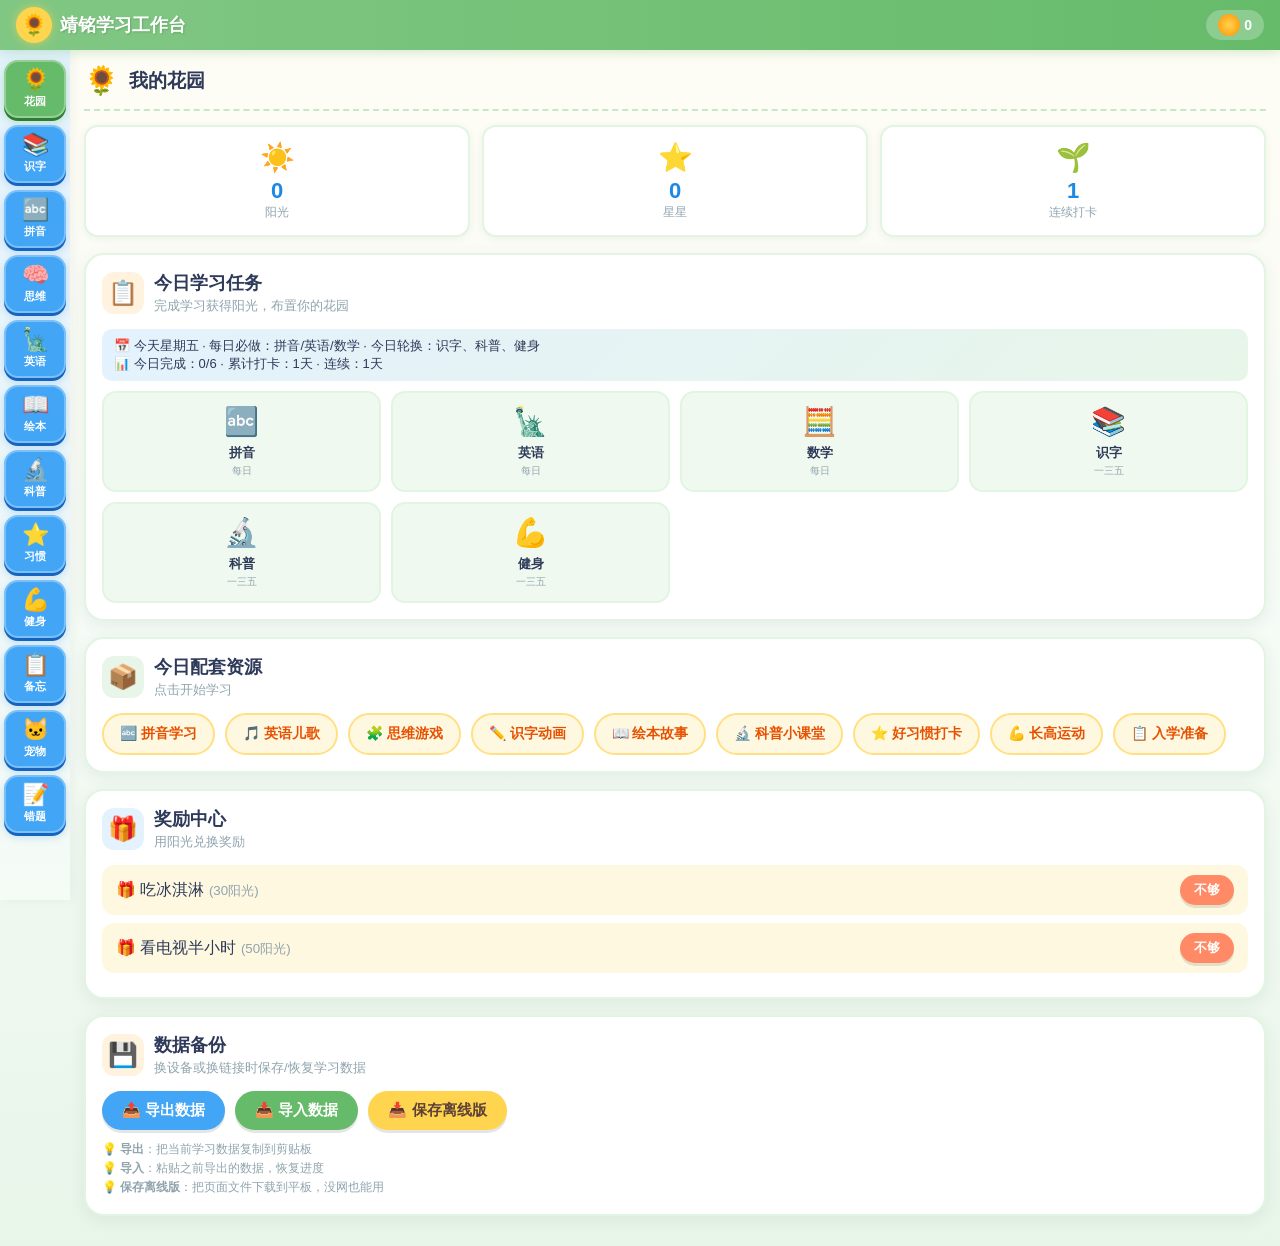
<file: index.html>
<!DOCTYPE html>
<html lang="zh-CN">
<head>
    <meta charset="UTF-8">
    <meta name="viewport" content="width=device-width, initial-scale=1.0, maximum-scale=1.0, user-scalable=no">
    <meta name="apple-mobile-web-app-capable" content="yes">
    <meta name="apple-mobile-web-app-status-bar-style" content="default">
    <meta name="theme-color" content="#66BB6A">
    <meta name="apple-mobile-web-app-title" content="靖铭学习">
    <meta name="description" content="靖铭学习工作台 - 花园主题学习平台">
    <title>靖铭学习工作台 🌻</title>
    <link rel="icon" type="image/png" href="favicon.png">
    <link rel="apple-touch-icon" href="apple-touch-icon.png">
    <link rel="apple-touch-icon" sizes="180x180" href="apple-touch-icon.png">
    <link rel="apple-touch-icon" sizes="192x192" href="icon-192.png">
    <link rel="apple-touch-icon" sizes="512x512" href="icon-512.png">
    <link rel="manifest" href="manifest.json">
    <link rel="stylesheet" href="css/v2-style.css">
</head>
<body>

<!-- 顶部栏 -->
<div class="top-bar">
    <div class="logo">
        <div class="logo-icon">🌻</div>
        <div class="logo-text">靖铭学习工作台</div>
    </div>
    <div class="user-info">
        <div class="sun-counter">
            <div class="sun-icon"></div>
            <span id="sunCount">0</span>
        </div>
    </div>
</div>

<div class="main-container">
    <!-- 左侧导航 -->
    <div class="sidebar" id="sidebar"></div>

    <!-- 内容区 -->
    <div class="content-area">

        <!-- 花园首页 -->
        <div class="content-section active" id="section-home">
            <div class="page-title"><span class="icon">🌻</span> 我的花园</div>
            <div class="garden-stats">
                <div class="stat-card"><div class="stat-icon">☀️</div><div class="stat-value" id="homeSun">0</div><div class="stat-label">阳光</div></div>
                <div class="stat-card"><div class="stat-icon">⭐</div><div class="stat-value" id="homeStar">0</div><div class="stat-label">星星</div></div>
                <div class="stat-card"><div class="stat-icon">🌱</div><div class="stat-value" id="homeDay">1</div><div class="stat-label">连续打卡</div></div>
            </div>
            <div class="card">
                <div class="card-header">
                    <div class="card-icon" style="background:#FFF3E0;">📋</div>
                    <div><div class="card-title">今日学习任务</div><div class="card-subtitle">完成学习获得阳光，布置你的花园</div></div>
                </div>
                <div id="scheduleNote" style="margin-bottom:10px;padding:8px 12px;background:linear-gradient(135deg,#E3F2FD,#E8F5E9);border-radius:10px;font-size:13px;color:var(--text-dark);font-weight:500;"></div>
                <div class="daily-tasks" id="dailyTasks"></div>
            </div>
            <div class="card">
                <div class="card-header">
                    <div class="card-icon" style="background:#E8F5E9;">📦</div>
                    <div><div class="card-title">今日配套资源</div><div class="card-subtitle">点击开始学习</div></div>
                </div>
                <div class="resource-grid">
                    <div class="resource-btn" onclick="App.goto('pinyin')">🔤 拼音学习</div>
                    <div class="resource-btn" onclick="App.goto('english')">🎵 英语儿歌</div>
                    <div class="resource-btn" onclick="App.goto('thinking')">🧩 思维游戏</div>
                    <div class="resource-btn" onclick="App.goto('hanzi')">✏️ 识字动画</div>
                    <div class="resource-btn" onclick="App.goto('picturebook')">📖 绘本故事</div>
                    <div class="resource-btn" onclick="App.goto('science')">🔬 科普小课堂</div>
                    <div class="resource-btn" onclick="App.goto('habit')">⭐ 好习惯打卡</div>
                    <div class="resource-btn" onclick="App.goto('fitness')">💪 长高运动</div>
                    <div class="resource-btn" onclick="App.goto('memo')">📋 入学准备</div>
                </div>
            </div>
            <div class="card">
                <div class="card-header">
                    <div class="card-icon" style="background:#E3F2FD;">🎁</div>
                    <div><div class="card-title">奖励中心</div><div class="card-subtitle">用阳光兑换奖励</div></div>
                </div>
                <div id="homeRewards"></div>
            </div>
            <div class="card">
                <div class="card-header">
                    <div class="card-icon" style="background:#FFF3E0;">💾</div>
                    <div><div class="card-title">数据备份</div><div class="card-subtitle">换设备或换链接时保存/恢复学习数据</div></div>
                </div>
                <div style="display:flex;gap:10px;flex-wrap:wrap;margin-top:10px;">
                    <button class="btn btn-blue" onclick="App.exportData()">📤 导出数据</button>
                    <button class="btn btn-green" onclick="App.importData()">📥 导入数据</button>
                    <button class="btn btn-yellow" onclick="App.downloadOffline()">📥 保存离线版</button>
                </div>
                <div style="margin-top:10px;font-size:12px;color:var(--text-light);line-height:1.6;">
                    💡 <b>导出</b>：把当前学习数据复制到剪贴板<br>
                    💡 <b>导入</b>：粘贴之前导出的数据，恢复进度<br>
                    💡 <b>保存离线版</b>：把页面文件下载到平板，没网也能用
                </div>
                <textarea id="dataTransferBox" style="display:none;width:100%;min-height:100px;margin-top:10px;font-size:11px;border-radius:8px;border:2px solid #E0E0E0;padding:8px;" placeholder="导出的数据会显示在这里，复制后到新设备粘贴导入..."></textarea>
            </div>
        </div>

        <!-- 识字 -->
        <div class="content-section" id="section-hanzi">
            <div class="page-title"><span class="icon">📚</span> 识字学习</div>
            <div class="card">
                <div class="card-header">
                    <div class="card-icon" style="background:#E3F2FD;">📝</div>
                    <div><div class="card-title">每日识字</div><div class="card-subtitle">点击汉字听发音，学会更多汉字</div></div>
                </div>
                <div style="margin-bottom:12px;">
                    <div style="display:flex;justify-content:space-between;font-size:13px;color:var(--text-medium);margin-bottom:6px;">
                        <span>学习进度</span><span id="hanziProgressText">0 / 300 字</span>
                    </div>
                    <div class="progress-bar"><div class="progress-fill" id="hanziProgress" style="width:0%"></div></div>
                </div>
                <div id="daySelector" style="display:flex;flex-wrap:wrap;gap:6px;margin-bottom:12px;"></div>
                <div class="hanzi-grid" id="hanziGrid"></div>
            </div>
        </div>

        <!-- 数学思维 -->
        <div class="content-section" id="section-thinking">
            <div class="page-title"><span class="icon">🧠</span> 思维训练</div>
            <div class="card">
                <div class="card-header"><div class="card-icon" style="background:#E3F2FD;">➕</div><div><div class="card-title">加减法练习</div><div class="card-subtitle">算得又快又准</div></div></div>
                <div id="mathAddition"></div>
            </div>
            <div class="card">
                <div class="card-header"><div class="card-icon" style="background:#E8F5E9;">✖️</div><div><div class="card-title">99乘法表</div><div class="card-subtitle">熟练掌握乘法</div></div></div>
                <div id="mathMul99"></div>
            </div>
            <div class="card">
                <div class="card-header"><div class="card-icon" style="background:#F3E5F5;">💡</div><div><div class="card-title">思维拓展题</div><div class="card-subtitle">找规律、逻辑推理</div></div></div>
                <div id="puzzleList"></div>
            </div>
            <div style="text-align:center;margin-bottom:16px;"><button class="btn btn-blue" onclick="App.refreshMath()">🔄 换一批题目</button></div>
        </div>

        <!-- 英语 -->
        <div class="content-section" id="section-english">
            <div class="page-title"><span class="icon">🗽</span> 英语学习</div>
            <div class="card">
                <div class="card-header"><div class="card-icon" style="background:#E3F2FD;">🎨</div><div><div class="card-title">主题单词</div><div class="card-subtitle">点击单词听发音</div></div></div>
                <div class="english-themes" id="englishThemes"></div>
                <div class="english-words" id="englishWords"></div>
            </div>
        </div>

        <!-- 习惯 -->
        <div class="content-section" id="section-habit">
            <div class="page-title"><span class="icon">⭐</span> 好习惯小卫士</div>
            <div id="habitList"></div>
        </div>

        <!-- 绘本 -->
        <div class="content-section" id="section-picturebook">
            <div class="page-title"><span class="icon">📖</span> 绘本故事</div>
            <div class="card">
                <div class="card-header"><div class="card-icon" style="background:#FFF8E1;">📚</div><div><div class="card-title">选择绘本</div><div class="card-subtitle">点击绘本开始阅读</div></div></div>
                <div class="picturebook-list" id="picturebookList"></div>
            </div>
            <div class="book-reader" id="bookReader" style="display:none;">
                <div style="font-size:18px;font-weight:bold;margin-bottom:12px;text-align:center;" id="readerTitle"></div>
                <div class="book-page" id="readerPage"></div>
                <div class="book-controls">
                    <button class="btn btn-blue" onclick="App.prevPage()">⬅️ 上一页</button>
                    <button class="btn btn-green" onclick="App.speakBook()">🔊 听故事</button>
                    <button class="btn btn-yellow" onclick="App.nextPage()">下一页 ➡️</button>
                </div>
                <div style="text-align:center;margin-top:12px;"><button class="btn btn-coral" onclick="App.closeBook()">📚 返回绘本列表</button></div>
            </div>
        </div>

        <!-- 科普 -->
        <div class="content-section" id="section-science">
            <div class="page-title"><span class="icon">🔬</span> 每日科普小课堂</div>
            <div class="science-card" id="scienceCard"></div>
            <div class="bottom-controls">
                <button class="control-btn btn-green" onclick="App.completeScience()">✅ 完成</button>
                <button class="control-btn btn-blue" onclick="App.speakScience()">🔊 听科普</button>
                <button class="control-btn btn-yellow" onclick="App.nextScience()">🔄 换一个</button>
            </div>
        </div>

        <!-- 拼音 -->
        <div class="content-section" id="section-pinyin">
            <div class="page-title"><span class="icon">🔤</span> 拼音学习</div>
            <div class="card"><div class="card-header"><div class="card-icon" style="background:#E3F2FD;">📢</div><div><div class="card-title">声母（23个）</div><div class="card-subtitle">点击听发音</div></div></div><div class="pinyin-grid" id="pinyinShengmu"></div></div>
            <div class="card"><div class="card-header"><div class="card-icon" style="background:#E3F2FD;">🔊</div><div><div class="card-title">单韵母（6个）</div><div class="card-subtitle">a o e i u ü</div></div></div><div class="pinyin-grid" id="pinyinDanmu"></div></div>
            <div class="card"><div class="card-header"><div class="card-icon" style="background:#FFCDD2;">⭐</div><div><div class="card-title">复韵母（重点学习）</div><div class="card-subtitle">ai ei ui ao ou iu ie üe er</div></div></div><div class="pinyin-grid" id="pinyinFu"></div></div>
            <div class="card"><div class="card-header"><div class="card-icon" style="background:#E3F2FD;">👃</div><div><div class="card-title">鼻韵母</div><div class="card-subtitle">前鼻音 & 后鼻音</div></div></div><div class="pinyin-grid" id="pinyinBi"></div></div>
        </div>

        <!-- 健身饮食 -->
        <div class="content-section" id="section-fitness">
            <div class="page-title"><span class="icon">💪</span> 健康成长</div>
            <div class="card">
                <div class="card-header"><div class="card-icon" style="background:#E8F5E9;">🏃</div><div><div class="card-title">长高运动计划</div><div class="card-subtitle">每天坚持运动，促进骨骼生长</div></div></div>
                <div id="exerciseList"></div>
            </div>
            <div class="card">
                <div class="card-header"><div class="card-icon" style="background:#FFF3E0;">🥗</div><div><div class="card-title">长高食物推荐</div><div class="card-subtitle">营养均衡，吃得健康长得高</div></div></div>
                <div id="foodList"></div>
            </div>
            <div class="card" style="background:linear-gradient(135deg,#E8F5E9,#FFF8E1);border:2px dashed #A5D6A7;">
                <div class="card-title" style="margin-bottom:8px;">📏 身高小贴士</div>
                <div style="font-size:14px;color:var(--text-medium);line-height:1.8;">
                    • 保证充足睡眠（晚上8:30前入睡，生长激素分泌高峰在夜间）<br>
                    • 每天运动30分钟以上（跳绳、摸高跳最有效）<br>
                    • 多喝牛奶、多吃含钙食物<br>
                    • 保持愉快心情，快乐才能长高高！<br>
                    • 定期测量身高体重，记录成长曲线
                </div>
            </div>
        </div>

        <!-- 备忘录 -->
        <div class="content-section" id="section-memo">
            <div class="page-title"><span class="icon">📋</span> 一年级入学准备</div>
            <div class="card" style="background:linear-gradient(135deg,#FFF8E1,#E3F2FD);border:2px dashed #FFB74D;margin-bottom:16px;">
                <div style="font-size:16px;font-weight:bold;color:var(--text-dark);margin-bottom:4px;">🎒 一年级入学准备清单</div>
                <div style="font-size:13px;color:var(--text-medium);">逐项打勾确认，做好入学准备！已勾选：<span id="memoProgress" style="font-weight:bold;color:var(--plant-green);">0</span> 项</div>
            </div>
            <div id="memoList"></div>
        </div>

        <!-- 电子宠物 -->
        <div class="content-section" id="section-pet">
            <div class="page-title"><span class="icon">🐱</span> 我的电子宠物</div>
            <div class="pet-container" id="petContainer"></div>
        </div>

        <!-- 错题 -->
        <div class="content-section" id="section-wrong">
            <div class="page-title"><span class="icon">📝</span> 错题本</div>
            <div id="wrongList"></div>
        </div>

    </div>
</div>

<!-- Toast -->
<div class="toast" id="toast"></div>

<!-- 奖励弹窗 -->
<div class="modal-overlay" id="rewardModal">
    <div class="modal-content">
        <div style="font-size:48px;margin-bottom:8px;" id="rewardModalIcon">🎉</div>
        <div style="font-size:20px;font-weight:bold;color:var(--text-dark);margin-bottom:8px;">恭喜获得奖励！</div>
        <div style="color:var(--text-medium);margin-bottom:20px;" id="rewardModalMsg"></div>
        <button class="btn btn-yellow" onclick="App.closeRewardModal()">太棒了！</button>
    </div>
</div>

<script src="data/v2-data.js"></script>
<script src="js/v2-app.js"></script>
</body>
</html>
</file>
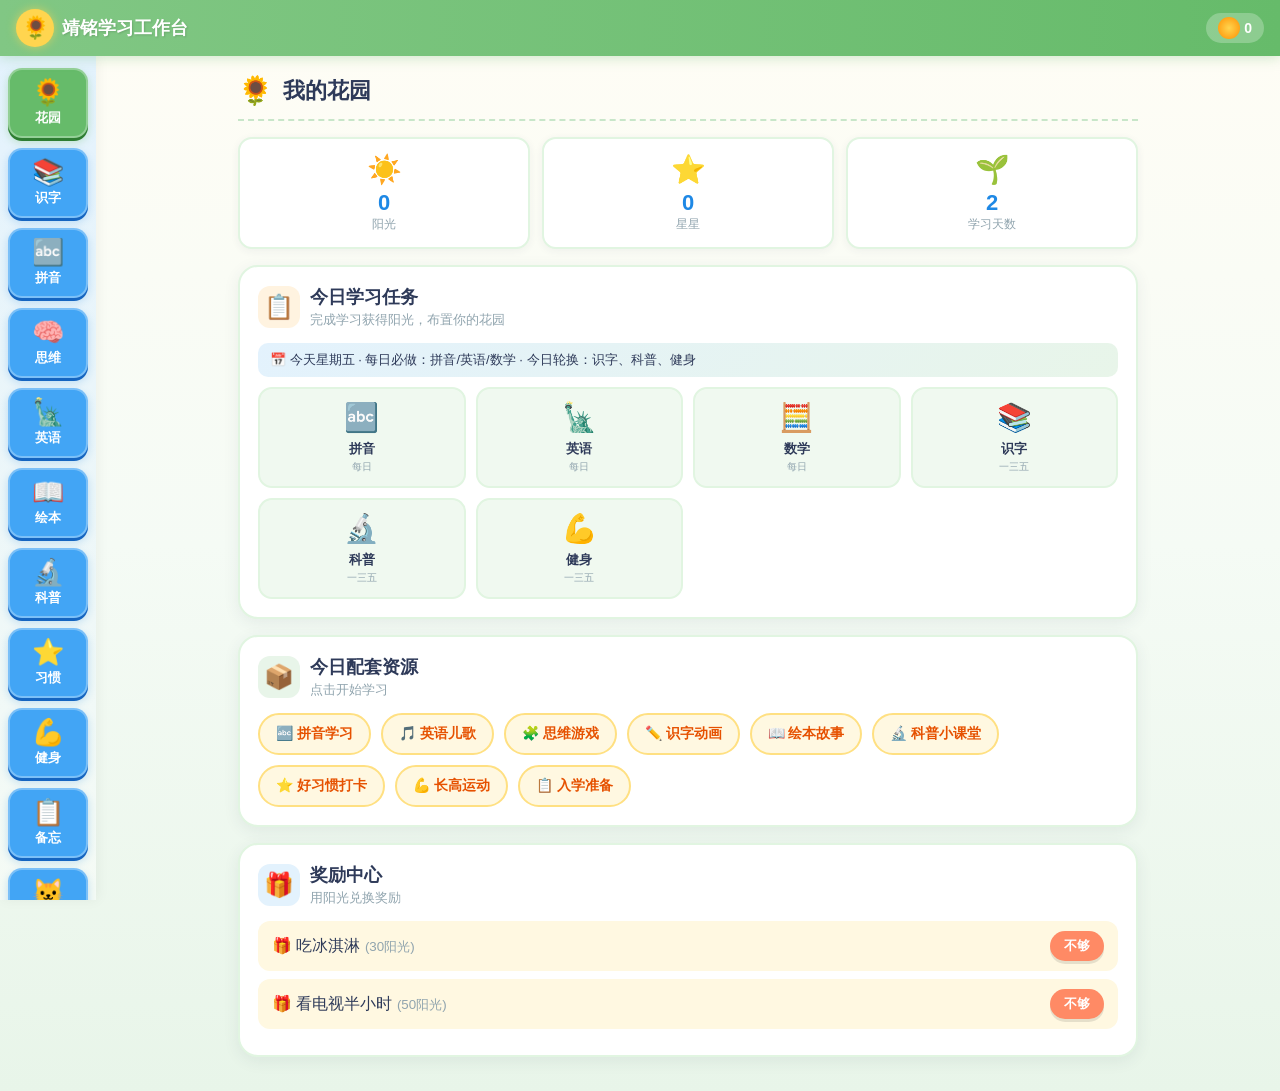
<file: deploy-tmp/index.html>
<!DOCTYPE html>
<html lang="zh-CN">
<head>
    <meta charset="UTF-8">
    <meta name="viewport" content="width=device-width, initial-scale=1.0, maximum-scale=1.0, user-scalable=no">
    <meta name="apple-mobile-web-app-capable" content="yes">
    <meta name="apple-mobile-web-app-status-bar-style" content="default">
    <meta name="theme-color" content="#66BB6A">
    <meta name="apple-mobile-web-app-title" content="靖铭学习">
    <meta name="description" content="靖铭学习工作台 - 花园主题学习平台">
    <title>靖铭学习工作台 🌻</title>
    <link rel="icon" type="image/png" href="favicon.png">
    <link rel="apple-touch-icon" href="apple-touch-icon.png">
    <link rel="apple-touch-icon" sizes="180x180" href="apple-touch-icon.png">
    <link rel="apple-touch-icon" sizes="192x192" href="icon-192.png">
    <link rel="apple-touch-icon" sizes="512x512" href="icon-512.png">
    <link rel="manifest" href="manifest.json">
    <link rel="stylesheet" href="css/v2-style.css">
</head>
<body>

<!-- 顶部栏 -->
<div class="top-bar">
    <div class="logo">
        <div class="logo-icon">🌻</div>
        <div class="logo-text">靖铭学习工作台</div>
    </div>
    <div class="user-info">
        <div class="sun-counter">
            <div class="sun-icon"></div>
            <span id="sunCount">0</span>
        </div>
    </div>
</div>

<div class="main-container">
    <!-- 左侧导航 -->
    <div class="sidebar" id="sidebar"></div>

    <!-- 内容区 -->
    <div class="content-area">

        <!-- 花园首页 -->
        <div class="content-section active" id="section-home">
            <div class="page-title"><span class="icon">🌻</span> 我的花园</div>
            <div class="garden-stats">
                <div class="stat-card"><div class="stat-icon">☀️</div><div class="stat-value" id="homeSun">0</div><div class="stat-label">阳光</div></div>
                <div class="stat-card"><div class="stat-icon">⭐</div><div class="stat-value" id="homeStar">0</div><div class="stat-label">星星</div></div>
                <div class="stat-card"><div class="stat-icon">🌱</div><div class="stat-value" id="homeDay">1</div><div class="stat-label">学习天数</div></div>
            </div>
            <div class="card">
                <div class="card-header">
                    <div class="card-icon" style="background:#FFF3E0;">📋</div>
                    <div><div class="card-title">今日学习任务</div><div class="card-subtitle">完成学习获得阳光，布置你的花园</div></div>
                </div>
                <div id="scheduleNote" style="margin-bottom:10px;padding:8px 12px;background:linear-gradient(135deg,#E3F2FD,#E8F5E9);border-radius:10px;font-size:13px;color:var(--text-dark);font-weight:500;"></div>
                <div class="daily-tasks" id="dailyTasks"></div>
            </div>
            <div class="card">
                <div class="card-header">
                    <div class="card-icon" style="background:#E8F5E9;">📦</div>
                    <div><div class="card-title">今日配套资源</div><div class="card-subtitle">点击开始学习</div></div>
                </div>
                <div class="resource-grid">
                    <div class="resource-btn" onclick="App.goto('pinyin')">🔤 拼音学习</div>
                    <div class="resource-btn" onclick="App.goto('english')">🎵 英语儿歌</div>
                    <div class="resource-btn" onclick="App.goto('thinking')">🧩 思维游戏</div>
                    <div class="resource-btn" onclick="App.goto('hanzi')">✏️ 识字动画</div>
                    <div class="resource-btn" onclick="App.goto('picturebook')">📖 绘本故事</div>
                    <div class="resource-btn" onclick="App.goto('science')">🔬 科普小课堂</div>
                    <div class="resource-btn" onclick="App.goto('habit')">⭐ 好习惯打卡</div>
                    <div class="resource-btn" onclick="App.goto('fitness')">💪 长高运动</div>
                    <div class="resource-btn" onclick="App.goto('memo')">📋 入学准备</div>
                </div>
            </div>
            <div class="card">
                <div class="card-header">
                    <div class="card-icon" style="background:#E3F2FD;">🎁</div>
                    <div><div class="card-title">奖励中心</div><div class="card-subtitle">用阳光兑换奖励</div></div>
                </div>
                <div id="homeRewards"></div>
            </div>
        </div>

        <!-- 识字 -->
        <div class="content-section" id="section-hanzi">
            <div class="page-title"><span class="icon">📚</span> 识字学习</div>
            <div class="card">
                <div class="card-header">
                    <div class="card-icon" style="background:#E3F2FD;">📝</div>
                    <div><div class="card-title">每日识字</div><div class="card-subtitle">点击汉字听发音，学会更多汉字</div></div>
                </div>
                <div style="margin-bottom:12px;">
                    <div style="display:flex;justify-content:space-between;font-size:13px;color:var(--text-medium);margin-bottom:6px;">
                        <span>学习进度</span><span id="hanziProgressText">0 / 300 字</span>
                    </div>
                    <div class="progress-bar"><div class="progress-fill" id="hanziProgress" style="width:0%"></div></div>
                </div>
                <div id="daySelector" style="display:flex;flex-wrap:wrap;gap:6px;margin-bottom:12px;"></div>
                <div class="hanzi-grid" id="hanziGrid"></div>
            </div>
        </div>

        <!-- 数学思维 -->
        <div class="content-section" id="section-thinking">
            <div class="page-title"><span class="icon">🧠</span> 思维训练</div>
            <div class="card">
                <div class="card-header"><div class="card-icon" style="background:#E3F2FD;">➕</div><div><div class="card-title">加减法练习</div><div class="card-subtitle">算得又快又准</div></div></div>
                <div id="mathAddition"></div>
            </div>
            <div class="card">
                <div class="card-header"><div class="card-icon" style="background:#E8F5E9;">✖️</div><div><div class="card-title">99乘法表</div><div class="card-subtitle">熟练掌握乘法</div></div></div>
                <div id="mathMul99"></div>
            </div>
            <div class="card">
                <div class="card-header"><div class="card-icon" style="background:#F3E5F5;">💡</div><div><div class="card-title">思维拓展题</div><div class="card-subtitle">找规律、逻辑推理</div></div></div>
                <div id="puzzleList"></div>
            </div>
            <div style="text-align:center;margin-bottom:16px;"><button class="btn btn-blue" onclick="App.refreshMath()">🔄 换一批题目</button></div>
        </div>

        <!-- 英语 -->
        <div class="content-section" id="section-english">
            <div class="page-title"><span class="icon">🗽</span> 英语学习</div>
            <div class="card">
                <div class="card-header"><div class="card-icon" style="background:#E3F2FD;">🎨</div><div><div class="card-title">主题单词</div><div class="card-subtitle">点击单词听发音</div></div></div>
                <div class="english-themes" id="englishThemes"></div>
                <div class="english-words" id="englishWords"></div>
            </div>
        </div>

        <!-- 习惯 -->
        <div class="content-section" id="section-habit">
            <div class="page-title"><span class="icon">⭐</span> 好习惯小卫士</div>
            <div id="habitList"></div>
        </div>

        <!-- 绘本 -->
        <div class="content-section" id="section-picturebook">
            <div class="page-title"><span class="icon">📖</span> 绘本故事</div>
            <div class="card">
                <div class="card-header"><div class="card-icon" style="background:#FFF8E1;">📚</div><div><div class="card-title">选择绘本</div><div class="card-subtitle">点击绘本开始阅读</div></div></div>
                <div class="picturebook-list" id="picturebookList"></div>
            </div>
            <div class="book-reader" id="bookReader" style="display:none;">
                <div style="font-size:18px;font-weight:bold;margin-bottom:12px;text-align:center;" id="readerTitle"></div>
                <div class="book-page" id="readerPage"></div>
                <div class="book-controls">
                    <button class="btn btn-blue" onclick="App.prevPage()">⬅️ 上一页</button>
                    <button class="btn btn-green" onclick="App.speakBook()">🔊 听故事</button>
                    <button class="btn btn-yellow" onclick="App.nextPage()">下一页 ➡️</button>
                </div>
                <div style="text-align:center;margin-top:12px;"><button class="btn btn-coral" onclick="App.closeBook()">📚 返回绘本列表</button></div>
            </div>
        </div>

        <!-- 科普 -->
        <div class="content-section" id="section-science">
            <div class="page-title"><span class="icon">🔬</span> 每日科普小课堂</div>
            <div class="science-card" id="scienceCard"></div>
            <div class="bottom-controls">
                <button class="control-btn btn-green" onclick="App.completeScience()">✅ 完成</button>
                <button class="control-btn btn-blue" onclick="App.speakScience()">🔊 听科普</button>
                <button class="control-btn btn-yellow" onclick="App.nextScience()">🔄 换一个</button>
            </div>
        </div>

        <!-- 拼音 -->
        <div class="content-section" id="section-pinyin">
            <div class="page-title"><span class="icon">🔤</span> 拼音学习</div>
            <div class="card"><div class="card-header"><div class="card-icon" style="background:#E3F2FD;">📢</div><div><div class="card-title">声母（23个）</div><div class="card-subtitle">点击听发音</div></div></div><div class="pinyin-grid" id="pinyinShengmu"></div></div>
            <div class="card"><div class="card-header"><div class="card-icon" style="background:#E3F2FD;">🔊</div><div><div class="card-title">单韵母（6个）</div><div class="card-subtitle">a o e i u ü</div></div></div><div class="pinyin-grid" id="pinyinDanmu"></div></div>
            <div class="card"><div class="card-header"><div class="card-icon" style="background:#FFCDD2;">⭐</div><div><div class="card-title">复韵母（重点学习）</div><div class="card-subtitle">ai ei ui ao ou iu ie üe er</div></div></div><div class="pinyin-grid" id="pinyinFu"></div></div>
            <div class="card"><div class="card-header"><div class="card-icon" style="background:#E3F2FD;">👃</div><div><div class="card-title">鼻韵母</div><div class="card-subtitle">前鼻音 & 后鼻音</div></div></div><div class="pinyin-grid" id="pinyinBi"></div></div>
        </div>

        <!-- 健身饮食 -->
        <div class="content-section" id="section-fitness">
            <div class="page-title"><span class="icon">💪</span> 健康成长</div>
            <div class="card">
                <div class="card-header"><div class="card-icon" style="background:#E8F5E9;">🏃</div><div><div class="card-title">长高运动计划</div><div class="card-subtitle">每天坚持运动，促进骨骼生长</div></div></div>
                <div id="exerciseList"></div>
            </div>
            <div class="card">
                <div class="card-header"><div class="card-icon" style="background:#FFF3E0;">🥗</div><div><div class="card-title">长高食物推荐</div><div class="card-subtitle">营养均衡，吃得健康长得高</div></div></div>
                <div id="foodList"></div>
            </div>
            <div class="card" style="background:linear-gradient(135deg,#E8F5E9,#FFF8E1);border:2px dashed #A5D6A7;">
                <div class="card-title" style="margin-bottom:8px;">📏 身高小贴士</div>
                <div style="font-size:14px;color:var(--text-medium);line-height:1.8;">
                    • 保证充足睡眠（晚上8:30前入睡，生长激素分泌高峰在夜间）<br>
                    • 每天运动30分钟以上（跳绳、摸高跳最有效）<br>
                    • 多喝牛奶、多吃含钙食物<br>
                    • 保持愉快心情，快乐才能长高高！<br>
                    • 定期测量身高体重，记录成长曲线
                </div>
            </div>
        </div>

        <!-- 备忘录 -->
        <div class="content-section" id="section-memo">
            <div class="page-title"><span class="icon">📋</span> 一年级入学准备</div>
            <div class="card" style="background:linear-gradient(135deg,#FFF8E1,#E3F2FD);border:2px dashed #FFB74D;margin-bottom:16px;">
                <div style="font-size:16px;font-weight:bold;color:var(--text-dark);margin-bottom:4px;">🎒 一年级入学准备清单</div>
                <div style="font-size:13px;color:var(--text-medium);">逐项打勾确认，做好入学准备！已勾选：<span id="memoProgress" style="font-weight:bold;color:var(--plant-green);">0</span> 项</div>
            </div>
            <div id="memoList"></div>
        </div>

        <!-- 电子宠物 -->
        <div class="content-section" id="section-pet">
            <div class="page-title"><span class="icon">🐱</span> 我的电子宠物</div>
            <div class="pet-container" id="petContainer"></div>
        </div>

        <!-- 错题 -->
        <div class="content-section" id="section-wrong">
            <div class="page-title"><span class="icon">📝</span> 错题本</div>
            <div id="wrongList"></div>
        </div>

    </div>
</div>

<!-- Toast -->
<div class="toast" id="toast"></div>

<!-- 奖励弹窗 -->
<div class="modal-overlay" id="rewardModal">
    <div class="modal-content">
        <div style="font-size:48px;margin-bottom:8px;" id="rewardModalIcon">🎉</div>
        <div style="font-size:20px;font-weight:bold;color:var(--text-dark);margin-bottom:8px;">恭喜获得奖励！</div>
        <div style="color:var(--text-medium);margin-bottom:20px;" id="rewardModalMsg"></div>
        <button class="btn btn-yellow" onclick="App.closeRewardModal()">太棒了！</button>
    </div>
</div>

<script src="data/v2-data.js"></script>
<script src="js/v2-app.js"></script>
</body>
</html>
</file>
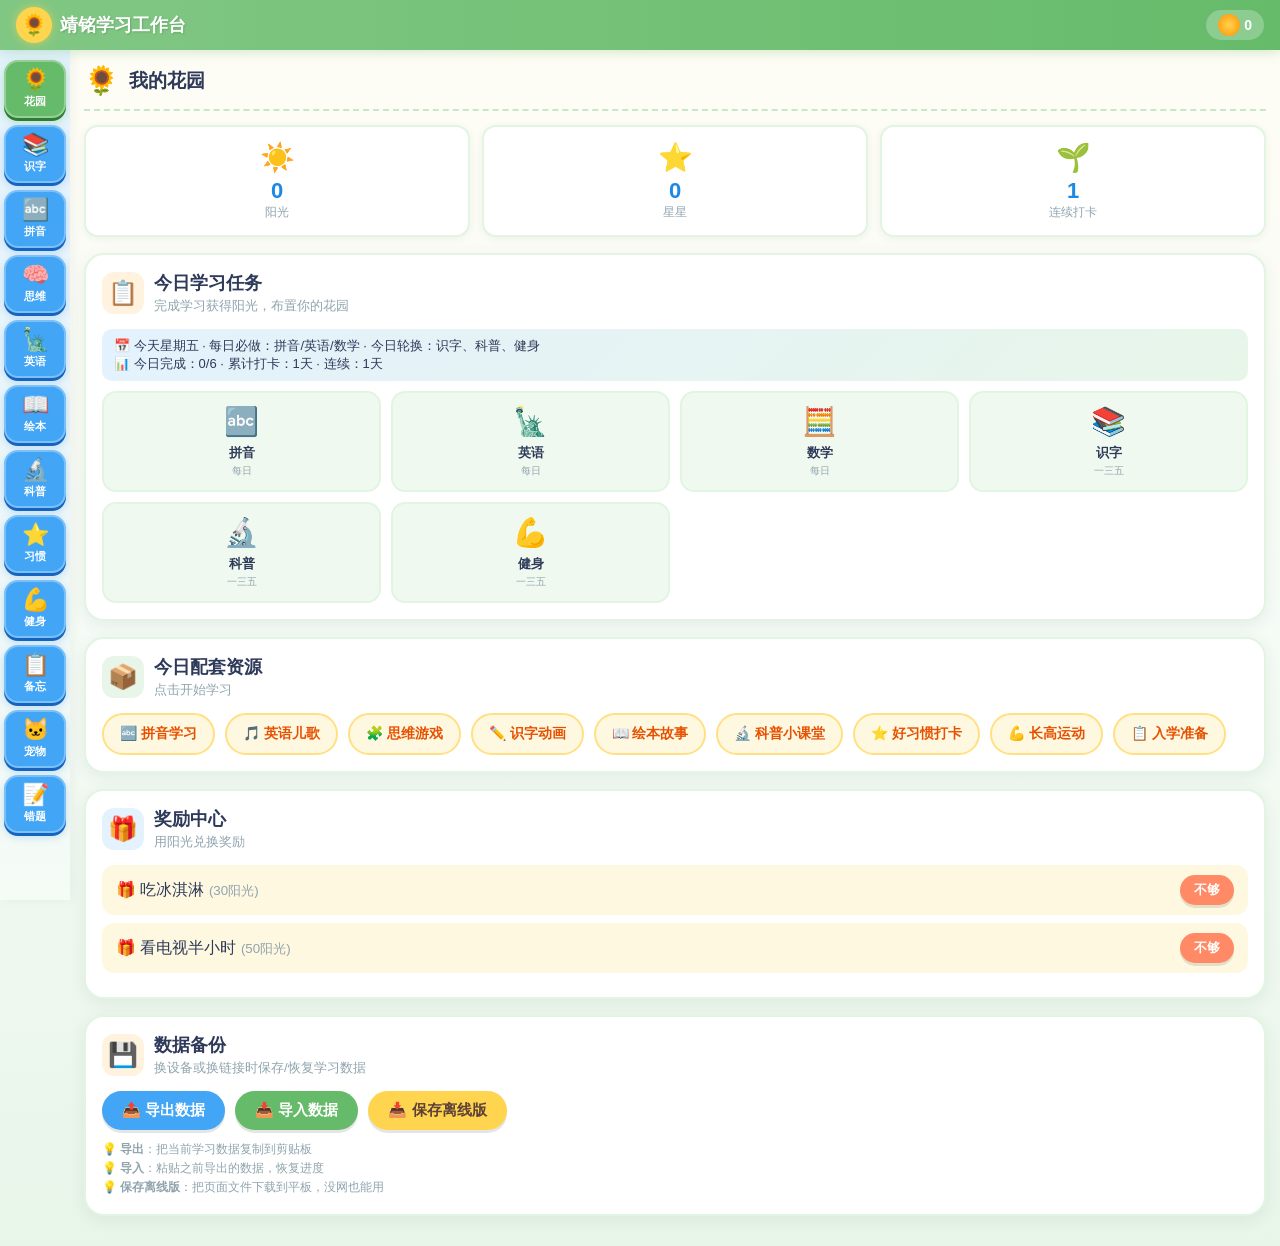
<file: jingming-offline.html>
<!DOCTYPE html>
<html lang="zh-CN">
<head>
    <meta charset="UTF-8">
    <meta name="viewport" content="width=device-width, initial-scale=1.0, maximum-scale=1.0, user-scalable=no">
    <meta name="apple-mobile-web-app-capable" content="yes">
    <meta name="apple-mobile-web-app-status-bar-style" content="default">
    <meta name="theme-color" content="#66BB6A">
    <meta name="apple-mobile-web-app-title" content="靖铭学习">
    <meta name="description" content="靖铭学习工作台 - 花园主题学习平台">
    <title>靖铭学习工作台 🌻</title>
    <link rel="icon" type="image/png" href="favicon.png">
    <link rel="apple-touch-icon" href="apple-touch-icon.png">
    <link rel="apple-touch-icon" sizes="180x180" href="apple-touch-icon.png">
    <link rel="apple-touch-icon" sizes="192x192" href="icon-192.png">
    <link rel="apple-touch-icon" sizes="512x512" href="icon-512.png">
    
    <style>/* ============================================
   靖铭学习工作台 v2.0 - 卡通花园风格
   ============================================ */

:root {
    --cream-bg: #FFFDF5;
    --soft-mint: #F0F9F0;
    --mint-card: #F5FBF5;
    --mint-dark: #E1F5E1;
    --sky-blue: #64B5F6;
    --btn-blue: #42A5F5;
    --btn-blue-dark: #1E88E5;
    --soft-blue: #E3F2FD;
    --sun-yellow: #FFD54F;
    --sun-orange: #FFB74D;
    --plant-green: #66BB6A;
    --plant-dark: #43A047;
    --coral: #FF8A65;
    --lavender: #AB47BC;
    --pet-pink: #F48FB1;
    --text-dark: #2E3A59;
    --text-medium: #5C6B8A;
    --text-light: #90A4AE;
    --border-dashed: #C8E6C9;
    --shadow-soft: 0 2px 8px rgba(46, 58, 89, 0.06);
    --shadow-card: 0 4px 16px rgba(46, 58, 89, 0.08);
    --radius-lg: 20px;
    --radius-md: 14px;
    --radius-sm: 10px;
}

* { margin: 0; padding: 0; box-sizing: border-box; }

body {
    font-family: 'Comic Sans MS', 'PingFang SC', 'Microsoft YaHei', sans-serif;
    background: linear-gradient(180deg, #FFFDF5 0%, #F5FBF5 50%, #E8F5E9 100%);
    color: var(--text-dark);
    min-height: 100vh;
    overflow-x: hidden;
}

/* 顶部栏 */
.top-bar {
    position: fixed;
    top: 0; left: 0; right: 0;
    height: 56px;
    background: linear-gradient(90deg, #81C784 0%, #66BB6A 100%);
    display: flex;
    align-items: center;
    justify-content: space-between;
    padding: 0 16px;
    z-index: 1000;
    box-shadow: 0 2px 12px rgba(102, 187, 106, 0.3);
}

.logo {
    display: flex;
    align-items: center;
    gap: 8px;
}

.logo-icon {
    width: 38px; height: 38px;
    background: var(--sun-yellow);
    border-radius: 50%;
    display: flex;
    align-items: center;
    justify-content: center;
    font-size: 22px;
    box-shadow: 0 0 10px rgba(255, 213, 79, 0.6);
}

.logo-text {
    color: white;
    font-size: 18px;
    font-weight: bold;
    text-shadow: 1px 1px 2px rgba(0,0,0,0.15);
}

.user-info {
    display: flex;
    align-items: center;
    gap: 10px;
}

.sun-counter {
    display: flex;
    align-items: center;
    gap: 4px;
    background: rgba(255,255,255,0.25);
    padding: 4px 12px;
    border-radius: 20px;
    color: white;
    font-size: 14px;
    font-weight: bold;
}

.sun-icon {
    width: 22px; height: 22px;
    background: radial-gradient(circle, #FFD54F, #FF8F00);
    border-radius: 50%;
}

/* 主布局 */
.main-container {
    display: flex;
    margin-top: 56px;
    min-height: calc(100vh - 56px);
}

/* 左侧导航栏 */
.sidebar {
    position: fixed;
    left: 0; top: 56px; bottom: 0;
    width: 70px;
    background: linear-gradient(180deg, #E3F2FD 0%, #F5FBF5 100%);
    padding: 12px 8px;
    overflow-y: auto;
    z-index: 900;
    display: flex;
    flex-direction: column;
    gap: 10px;
    box-shadow: 2px 0 12px rgba(0,0,0,0.05);
}

.nav-item {
    display: flex;
    flex-direction: column;
    align-items: center;
    justify-content: center;
    gap: 4px;
    padding: 10px 4px;
    background: var(--btn-blue);
    border-radius: var(--radius-md);
    color: white;
    font-size: 12px;
    font-weight: bold;
    cursor: pointer;
    transition: all 0.25s;
    box-shadow: 0 3px 0 #1565C0, 0 4px 8px rgba(30, 136, 229, 0.25);
    border: 2px solid rgba(255,255,255,0.3);
    min-height: 70px;
}

.nav-item:hover {
    transform: translateY(-2px);
    box-shadow: 0 5px 0 #1565C0, 0 6px 12px rgba(30, 136, 229, 0.3);
}

.nav-item.active {
    background: var(--plant-green);
    box-shadow: 0 3px 0 #2E7D32, 0 4px 8px rgba(102, 187, 106, 0.35);
}

.nav-item .nav-icon {
    font-size: 26px;
    line-height: 1;
}

.nav-badge {
    position: absolute;
    top: 4px; right: 4px;
    width: 18px; height: 18px;
    background: #EF5350;
    color: white;
    border-radius: 50%;
    font-size: 10px;
    display: flex;
    align-items: center;
    justify-content: center;
}

/* 内容区 */
.content-area {
    margin-left: 70px;
    flex: 1;
    padding: 16px;
    min-height: calc(100vh - 56px);
}

.content-section {
    display: none;
    animation: fadeIn 0.4s ease;
    width: 100%;
}

.content-section.active { display: block; }

@keyframes fadeIn {
    from { opacity: 0; transform: translateY(10px); }
    to { opacity: 1; transform: translateY(0); }
}

/* 页面标题 */
.page-title {
    display: flex;
    align-items: center;
    gap: 10px;
    font-size: 22px;
    font-weight: bold;
    color: var(--text-dark);
    margin-bottom: 16px;
    padding-bottom: 12px;
    border-bottom: 2px dashed var(--border-dashed);
}

.page-title .icon {
    font-size: 28px;
}

/* 卡片 */
.card {
    background: white;
    border-radius: var(--radius-lg);
    padding: 18px;
    margin-bottom: 16px;
    box-shadow: var(--shadow-card);
    border: 2px solid var(--mint-dark);
}

.card-header {
    display: flex;
    align-items: center;
    gap: 10px;
    margin-bottom: 14px;
}

.card-icon {
    width: 42px; height: 42px;
    border-radius: 12px;
    display: flex;
    align-items: center;
    justify-content: center;
    font-size: 24px;
    flex-shrink: 0;
}

.card-title {
    font-size: 18px;
    font-weight: bold;
    color: var(--text-dark);
}

.card-subtitle {
    font-size: 13px;
    color: var(--text-light);
    margin-top: 2px;
}

/* 标签 */
.tag {
    display: inline-flex;
    align-items: center;
    gap: 4px;
    padding: 4px 12px;
    border-radius: 20px;
    font-size: 13px;
    font-weight: bold;
}

.tag-mint { background: var(--mint-dark); color: var(--plant-dark); }
.tag-blue { background: var(--soft-blue); color: var(--btn-blue-dark); }
.tag-yellow { background: #FFF3E0; color: #E65100; }
.tag-pink { background: #FCE4EC; color: #C2185B; }

/* 按钮 */
.btn {
    display: inline-flex;
    align-items: center;
    justify-content: center;
    gap: 6px;
    padding: 10px 20px;
    border: none;
    border-radius: 24px;
    font-size: 15px;
    font-weight: bold;
    cursor: pointer;
    transition: all 0.2s;
    box-shadow: 0 3px 0 rgba(0,0,0,0.1);
}

.btn:active { transform: translateY(2px); box-shadow: 0 1px 0 rgba(0,0,0,0.1); }

.btn-green { background: var(--plant-green); color: white; }
.btn-blue { background: var(--btn-blue); color: white; }
.btn-yellow { background: var(--sun-yellow); color: #5D4037; }
.btn-pink { background: var(--pet-pink); color: white; }
.btn-coral { background: var(--coral); color: white; }
.btn-purple { background: var(--lavender); color: white; }

/* 进度条 */
.progress-bar {
    width: 100%; height: 12px;
    background: #ECEFF1;
    border-radius: 6px;
    overflow: hidden;
}

.progress-fill {
    height: 100%;
    background: linear-gradient(90deg, var(--plant-green), var(--sun-yellow));
    border-radius: 6px;
    transition: width 0.5s ease;
}

/* 首页花园 */
.garden-stats {
    display: grid;
    grid-template-columns: repeat(3, 1fr);
    gap: 12px;
    margin-bottom: 16px;
}

.stat-card {
    background: white;
    border-radius: var(--radius-md);
    padding: 14px 8px;
    text-align: center;
    box-shadow: var(--shadow-soft);
    border: 2px solid var(--mint-dark);
}

.stat-icon { font-size: 28px; margin-bottom: 4px; }
.stat-value { font-size: 22px; font-weight: bold; color: var(--btn-blue-dark); }
.stat-label { font-size: 12px; color: var(--text-light); }

/* 每日任务卡片 */
.daily-tasks {
    display: grid;
    grid-template-columns: repeat(auto-fill, minmax(140px, 1fr));
    gap: 10px;
}

.task-chip {
    background: var(--soft-mint);
    border: 2px solid var(--mint-dark);
    border-radius: var(--radius-md);
    padding: 12px;
    text-align: center;
    cursor: pointer;
    transition: all 0.2s;
}

.task-chip:hover { transform: translateY(-2px); }
.task-chip.done { background: #E8F5E9; border-color: var(--plant-green); }
.task-chip .task-icon { font-size: 28px; margin-bottom: 6px; }
.task-chip .task-name { font-size: 13px; font-weight: bold; color: var(--text-dark); }
.task-chip .task-schedule { font-size: 10px; color: var(--text-light); margin-top: 2px; }

/* 科普模块 */
.science-card {
    background: linear-gradient(135deg, #F5FBF5 0%, #E8F5E9 100%);
    border: 2px dashed var(--border-dashed);
    border-radius: var(--radius-lg);
    padding: 20px;
    text-align: center;
}

.science-icon { font-size: 64px; margin-bottom: 10px; }
.science-title { font-size: 22px; font-weight: bold; color: var(--text-dark); margin-bottom: 12px; }
.science-content { font-size: 16px; line-height: 1.8; color: var(--text-medium); margin-bottom: 16px; }
.science-question { font-size: 17px; font-weight: bold; color: var(--text-dark); margin-bottom: 12px; }

.science-options {
    display: flex;
    flex-wrap: wrap;
    gap: 10px;
    justify-content: center;
    margin-bottom: 16px;
}

.science-option {
    padding: 10px 20px;
    background: white;
    border: 2px solid var(--mint-dark);
    border-radius: 24px;
    font-size: 15px;
    cursor: pointer;
    transition: all 0.2s;
}

.science-option:hover { background: var(--soft-mint); }
.science-option.correct { background: var(--plant-green); color: white; border-color: var(--plant-green); }
.science-option.wrong { background: #EF5350; color: white; border-color: #EF5350; }

/* 习惯模块 */
.habit-card {
    background: white;
    border-radius: var(--radius-lg);
    padding: 16px;
    margin-bottom: 14px;
    box-shadow: var(--shadow-soft);
    border: 2px solid #FCE4EC;
}

.habit-header {
    display: flex;
    align-items: center;
    justify-content: space-between;
    margin-bottom: 8px;
}

.habit-title-row {
    display: flex;
    align-items: center;
    gap: 10px;
}

.habit-icon { font-size: 28px; }
.habit-title { font-size: 18px; font-weight: bold; color: var(--text-dark); }
.habit-desc { font-size: 14px; color: var(--text-medium); margin-bottom: 4px; }
.habit-subdesc { font-size: 12px; color: var(--text-light); margin-bottom: 12px; }

.habit-item {
    background: #FFF0F5;
    border-radius: var(--radius-md);
    padding: 12px;
    margin-bottom: 10px;
    display: flex;
    align-items: center;
    justify-content: space-between;
}

.habit-item-name {
    display: flex;
    align-items: center;
    gap: 8px;
    font-size: 15px;
    font-weight: bold;
    color: #AD1457;
}

.habit-check {
    display: flex;
    gap: 8px;
}

.habit-btn {
    padding: 6px 16px;
    border-radius: 20px;
    border: 2px solid #F48FB1;
    background: white;
    color: #C2185B;
    font-size: 14px;
    font-weight: bold;
    cursor: pointer;
    transition: all 0.2s;
}

.habit-btn:hover { background: #FCE4EC; }
.habit-btn.done { background: var(--plant-green); color: white; border-color: var(--plant-green); }

/* 绘本模块 */
.picturebook-list {
    display: grid;
    grid-template-columns: repeat(auto-fill, minmax(140px, 1fr));
    gap: 12px;
}

.book-card {
    background: linear-gradient(135deg, #FFF8E1 0%, #FFECB3 100%);
    border: 2px solid #FFE082;
    border-radius: var(--radius-md);
    padding: 16px 12px;
    text-align: center;
    cursor: pointer;
    transition: all 0.2s;
}

.book-card:hover { transform: translateY(-4px); box-shadow: var(--shadow-card); }
.book-card .book-icon { font-size: 42px; margin-bottom: 8px; }
.book-card .book-title { font-size: 15px; font-weight: bold; color: #E65100; }

.book-reader {
    background: #FFFDE7;
    border: 2px solid #FFF59D;
    border-radius: var(--radius-lg);
    padding: 20px;
}

.book-page {
    min-height: 180px;
    font-size: 18px;
    line-height: 2;
    color: var(--text-dark);
    margin-bottom: 16px;
    text-align: center;
}

.book-controls {
    display: flex;
    justify-content: center;
    gap: 12px;
}

/* 英语模块 */
.english-themes {
    display: flex;
    gap: 8px;
    overflow-x: auto;
    padding-bottom: 8px;
    margin-bottom: 16px;
}

.english-theme-btn {
    flex-shrink: 0;
    padding: 8px 16px;
    border-radius: 24px;
    border: 2px solid var(--mint-dark);
    background: white;
    font-size: 14px;
    font-weight: bold;
    cursor: pointer;
    transition: all 0.2s;
}

.english-theme-btn.active {
    background: var(--btn-blue);
    color: white;
    border-color: var(--btn-blue);
}

.english-words {
    display: grid;
    grid-template-columns: repeat(auto-fill, minmax(150px, 1fr));
    gap: 12px;
}

.english-word-card {
    background: white;
    border-radius: var(--radius-md);
    padding: 16px;
    text-align: center;
    cursor: pointer;
    transition: all 0.2s;
    border: 2px solid var(--mint-dark);
}

.english-word-card:hover { transform: scale(1.03); box-shadow: var(--shadow-card); }
.english-word-card .word-icon { font-size: 42px; margin-bottom: 6px; }
.english-word-card .word-en { font-size: 20px; font-weight: bold; color: var(--btn-blue-dark); }
.english-word-card .word-cn { font-size: 13px; color: var(--text-medium); }
.english-word-card .word-sentence { font-size: 12px; color: var(--text-light); margin-top: 6px; }

/* 电子宠物 */
.pet-container {
    text-align: center;
    background: linear-gradient(135deg, #FFF0F5 0%, #FCE4EC 100%);
    border-radius: var(--radius-lg);
    padding: 24px;
    border: 2px solid #F48FB1;
}

.pet-stage {
    position: relative;
    display: flex;
    flex-direction: column;
    align-items: center;
}

.pet-avatar {
    width: 180px;
    height: 180px;
    position: relative;
    display: flex;
    align-items: center;
    justify-content: center;
    margin-bottom: 8px;
    animation: petBounce 2s ease infinite;
}

/* 睡觉态取消基础弹跳 */
.pet-avatar.pet-state--sleep {
    animation: none;
}

.cat-img {
    width: 100%;
    height: 100%;
    object-fit: cover;
    border-radius: 50%;
    background: white;
    box-shadow: 0 6px 18px rgba(0,0,0,0.12);
    user-select: none;
    -webkit-user-drag: none;
}

/* 基础眨眼 */
@keyframes catBlink {
    0%, 90%, 100% { transform: scaleY(1); }
    93%, 97% { transform: scaleY(0.1); }
}
/* 喂食态 */
.pet-state--feed .cat-img { animation: catFeedHead 0.6s ease; }
@keyframes catFeedHead {
    0%, 100% { transform: rotate(0deg) translateY(0); }
    50% { transform: rotate(-3deg) translateY(3px); }
}
@keyframes foodFloat {
    0% { transform: translate(0, 0) scale(1); opacity: 1; }
    70% { transform: translate(-40px, 30px) scale(0.8); opacity: 1; }
    100% { transform: translate(-50px, 40px) scale(0.3); opacity: 0; }
}
.effect-food {
    position: absolute;
    font-size: 28px;
    top: 20%; right: 15%;
    animation: foodFloat 1.5s ease-out forwards;
    z-index: 10;
}

/* 玩耍态 */
.pet-state--play .cat-img { animation: catPlayWiggle 0.5s ease-in-out infinite; }
@keyframes catPlayWiggle {
    0%, 100% { transform: rotate(-5deg) translateY(0); }
    25% { transform: rotate(0deg) translateY(-12px); }
    50% { transform: rotate(5deg) translateY(0); }
    75% { transform: rotate(0deg) translateY(-12px); }
}
@keyframes ballBounce {
    0%, 100% { transform: translateY(0); }
    50% { transform: translateY(-25px); }
}
.effect-ball {
    position: absolute;
    font-size: 32px;
    top: -5%; left: 50%;
    transform: translateX(-50%);
    animation: ballBounce 0.5s ease-in-out infinite;
    z-index: 10;
}

/* 睡觉态 */
.pet-state--sleep .cat-img {
    animation: catSleepBreath 3s ease-in-out infinite;
}
@keyframes catSleepBreath {
    0%, 100% { transform: translateY(5px) scale(1); }
    50% { transform: translateY(5px) scale(1.03); }
}
@keyframes zzFloat {
    0% { transform: translate(0, 0) scale(0.8); opacity: 0.8; }
    100% { transform: translate(20px, -50px) scale(1.4); opacity: 0; }
}
.effect-zzz {
    position: absolute;
    font-size: 24px;
    top: 10%; left: 55%;
    animation: zzFloat 2s ease-out infinite;
    z-index: 10;
}

/* 洗澡态 */
.pet-state--bath .cat-img { animation: catBathShake 1s ease-in-out infinite; }
@keyframes catBathShake {
    0%, 100% { transform: rotate(-2deg); }
    50% { transform: rotate(2deg); }
}
@keyframes bubbleRise {
    0% { transform: translateY(0) scale(0.5); opacity: 0; }
    20% { opacity: 0.8; }
    100% { transform: translateY(-80px) scale(1); opacity: 0; }
}
.effect-bubble {
    position: absolute;
    bottom: 20%;
    border-radius: 50%;
    background: rgba(255, 255, 255, 0.6);
    border: 2px solid rgba(100, 181, 246, 0.4);
    animation: bubbleRise 2s ease-out infinite;
    z-index: 10;
}

/* 抚摸态 */
.pet-state--pet .cat-img { animation: catPetLean 0.8s ease-in-out; }
@keyframes catPetLean {
    0%, 100% { transform: rotate(0deg); }
    50% { transform: rotate(5deg); }
}
@keyframes handPet {
    0% { transform: translateY(-30px); opacity: 0; }
    30% { transform: translateY(0); opacity: 1; }
    60% { transform: translateY(-5px); }
    100% { transform: translateY(-30px); opacity: 0; }
}
.effect-hand {
    position: absolute;
    font-size: 30px;
    top: -5%; left: 45%;
    animation: handPet 1.2s ease-in-out;
    z-index: 10;
}
@keyframes heartFloat {
    0% { transform: translate(0, 0) scale(0.5); opacity: 0; }
    30% { opacity: 1; }
    100% { transform: translate(-15px, -50px) scale(1.2); opacity: 0; }
}
.effect-heart {
    position: absolute;
    font-size: 20px;
    top: 15%; left: 50%;
    animation: heartFloat 1.5s ease-out forwards;
    z-index: 10;
}

/* 特效层 */
.pet-effect-layer {
    position: absolute;
    top: 0; left: 0;
    width: 100%; height: 100%;
    pointer-events: none;
    overflow: visible;
}

@keyframes petBounce {
    0%, 100% { transform: translateY(0); }
    50% { transform: translateY(-10px); }
}

.pet-name {
    font-size: 22px;
    font-weight: bold;
    color: var(--text-dark);
    margin-bottom: 4px;
}

.pet-level {
    font-size: 14px;
    color: var(--text-medium);
    margin-bottom: 16px;
}

.pet-stats {
    display: grid;
    grid-template-columns: repeat(2, 1fr);
    gap: 10px;
    margin-bottom: 20px;
}

.pet-stat {
    background: white;
    border-radius: var(--radius-md);
    padding: 10px;
}

.pet-stat-name { font-size: 12px; color: var(--text-light); }
.pet-stat-value { font-size: 16px; font-weight: bold; color: var(--text-dark); }
.pet-stat-bar {
    height: 8px;
    background: #ECEFF1;
    border-radius: 4px;
    margin-top: 4px;
    overflow: hidden;
}
.pet-stat-fill { height: 100%; border-radius: 4px; transition: width 0.3s; }

.pet-actions {
    display: grid;
    grid-template-columns: repeat(5, 1fr);
    gap: 8px;
}

.pet-action {
    background: white;
    border: 2px solid #F48FB1;
    border-radius: var(--radius-md);
    padding: 10px 4px;
    cursor: pointer;
    transition: all 0.2s;
}

.pet-action:hover { background: #FCE4EC; }
.pet-action .action-icon { font-size: 26px; margin-bottom: 4px; }
.pet-action .action-name { font-size: 12px; font-weight: bold; color: #AD1457; }

/* 识字 */
.hanzi-grid {
    display: grid;
    grid-template-columns: repeat(auto-fill, minmax(100px, 1fr));
    gap: 12px;
}

.hanzi-card {
    background: linear-gradient(135deg, white 0%, #E3F2FD 100%);
    border: 2px solid var(--soft-blue);
    border-radius: var(--radius-md);
    padding: 14px 10px;
    text-align: center;
    cursor: pointer;
    transition: all 0.2s;
}

.hanzi-card:hover { transform: translateY(-3px); box-shadow: var(--shadow-card); }
.hanzi-card.learned { border-color: var(--plant-green); background: #E8F5E9; }
.hanzi-char { font-size: 40px; font-weight: bold; color: var(--btn-blue-dark); margin-bottom: 4px; }
.hanzi-pinyin { font-size: 13px; color: var(--text-medium); }
.hanzi-meaning { font-size: 11px; color: var(--text-light); margin-top: 2px; }

/* 数学题 */
.math-question {
    background: var(--soft-mint);
    border-radius: var(--radius-md);
    padding: 14px;
    margin-bottom: 10px;
    display: flex;
    align-items: center;
    gap: 12px;
}

.math-expression { font-size: 22px; font-weight: bold; color: var(--text-dark); flex: 1; }
.math-input {
    width: 70px;
    padding: 8px;
    border: 2px solid var(--mint-dark);
    border-radius: 8px;
    font-size: 18px;
    text-align: center;
}

/* 拼音 */
.pinyin-grid {
    display: grid;
    grid-template-columns: repeat(auto-fill, minmax(80px, 1fr));
    gap: 10px;
}

.pinyin-card {
    background: var(--soft-mint);
    border: 2px solid var(--mint-dark);
    border-radius: var(--radius-md);
    padding: 12px;
    text-align: center;
    cursor: pointer;
    transition: all 0.2s;
}

.pinyin-card:hover { transform: scale(1.05); }
.pinyin-card.focus { background: #FFCDD2; border-color: #E57373; }
.pinyin-char { font-size: 24px; font-weight: bold; color: var(--plant-dark); }
.pinyin-type { font-size: 11px; color: var(--text-light); }

/* 错题 */
.wrong-card {
    background: #FFEBEE;
    border-left: 4px solid #EF5350;
    border-radius: var(--radius-md);
    padding: 14px;
    margin-bottom: 10px;
}

/* 打卡日历 */
.calendar-grid {
    display: grid;
    grid-template-columns: repeat(7, 1fr);
    gap: 6px;
}

.calendar-day {
    aspect-ratio: 1;
    display: flex;
    align-items: center;
    justify-content: center;
    border-radius: 8px;
    font-size: 13px;
    cursor: pointer;
    background: white;
    border: 1px solid var(--mint-dark);
}

.calendar-day.checked { background: var(--plant-green); color: white; }
.calendar-day.missed { background: #FFEBEE; color: #EF5350; }
.calendar-day.today { border: 2px solid var(--btn-blue); }

/* 资源按钮 */
.resource-grid {
    display: flex;
    flex-wrap: wrap;
    gap: 10px;
}

.resource-btn {
    display: inline-flex;
    align-items: center;
    gap: 6px;
    padding: 10px 16px;
    background: #FFF8E1;
    border: 2px solid #FFE082;
    border-radius: 24px;
    font-size: 14px;
    font-weight: bold;
    color: #E65100;
    cursor: pointer;
    transition: all 0.2s;
}

.resource-btn:hover { background: #FFECB3; }

/* 底部控制栏 */
.bottom-controls {
    display: flex;
    flex-wrap: wrap;
    gap: 10px;
    justify-content: center;
    margin-top: 16px;
}

.control-btn {
    padding: 10px 18px;
    border-radius: 24px;
    border: 2px solid var(--mint-dark);
    background: white;
    font-size: 14px;
    font-weight: bold;
    cursor: pointer;
    transition: all 0.2s;
}

.control-btn:hover { background: var(--soft-mint); }

/* Toast */
.toast {
    position: fixed;
    bottom: 24px; left: 50%;
    transform: translateX(-50%) translateY(100px);
    background: var(--btn-blue);
    color: white;
    padding: 12px 28px;
    border-radius: 24px;
    font-weight: bold;
    box-shadow: 0 4px 16px rgba(0,0,0,0.15);
    opacity: 0;
    transition: all 0.3s;
    z-index: 9999;
}

.toast.show { transform: translateX(-50%) translateY(0); opacity: 1; }

/* 模态框 */
.modal-overlay {
    position: fixed; inset: 0;
    background: rgba(0,0,0,0.5);
    display: none; align-items: center; justify-content: center;
    z-index: 2000;
}

.modal-overlay.show { display: flex; }

.modal-content {
    background: white;
    border-radius: var(--radius-lg);
    padding: 28px;
    max-width: 320px;
    width: 90%;
    text-align: center;
}

/* 响应式 */
@media (max-width: 768px) {
    .top-bar { height: 48px; padding: 0 14px; }
    .top-bar .logo-icon { width: 34px; height: 34px; font-size: 20px; }
    .top-bar .logo-text { font-size: 17px; }
    .main-container { margin-top: 48px; min-height: calc(100vh - 48px); }
    .sidebar { width: 64px; top: 48px; padding: 8px 4px; gap: 6px; }
    .nav-item { min-height: 54px; padding: 6px 2px; font-size: 10px; gap: 2px; }
    .nav-item .nav-icon { font-size: 20px; }
    .content-area { margin-left: 64px; padding: 12px; min-height: calc(100vh - 48px); }
    .card { padding: 14px; border-radius: 16px; }
    .card-title { font-size: 15px; }
    .card-subtitle { font-size: 11px; }
    .page-title { font-size: 18px; margin-bottom: 12px; }
    .hanzi-grid { grid-template-columns: repeat(4, 1fr); }
    .hanzi-card { padding: 10px 6px; }
    .hanzi-char { font-size: 32px; }
    .hanzi-pinyin { font-size: 12px; }
    .hanzi-read-btn { padding: 5px 0; font-size: 11px; }
    .pinyin-grid { grid-template-columns: repeat(5, 1fr); }
    .pinyin-card { padding: 8px 4px; }
    .pinyin-letter { font-size: 22px; }
    .pinyin-word { font-size: 14px; }
    .english-words { grid-template-columns: repeat(3, 1fr); }
    .daily-tasks { grid-template-columns: repeat(3, 1fr); }
    .resource-grid { grid-template-columns: repeat(3, 1fr); }
    .picturebook-list { grid-template-columns: repeat(3, 1fr); }
    .book-card { padding: 12px 8px; }
    .book-card .book-icon { font-size: 34px; }
    .book-card .book-title { font-size: 13px; }
    .math-question { padding: 10px; margin-bottom: 8px; }
    .math-expression { font-size: 18px; }
    .math-input { width: 56px; padding: 6px; font-size: 16px; }
    .habit-card { padding: 12px; margin-bottom: 10px; }
    .habit-icon { font-size: 22px; }
    .habit-title { font-size: 15px; }
    .habit-desc { font-size: 12px; }
    .habit-subdesc { font-size: 11px; margin-bottom: 8px; }
    .habit-item { padding: 9px; margin-bottom: 7px; }
    .habit-item-name { font-size: 13px; }
    .habit-btn { padding: 5px 12px; font-size: 12px; }
    .fitness-card { padding: 9px; margin-bottom: 6px; }
    .fitness-icon { width: 40px; height: 40px; font-size: 22px; }
    .fitness-name { font-size: 14px; }
    .fitness-detail { font-size: 11px; }
    .food-card { padding: 9px; margin-bottom: 6px; }
    .food-icon { width: 40px; height: 40px; font-size: 22px; }
    .food-name { font-size: 14px; }
    .food-desc { font-size: 11px; }
    .memo-item { padding: 8px 10px; margin-bottom: 5px; }
    .memo-check { font-size: 18px; }
    .memo-text { font-size: 12px; }
    .pet-container { padding: 16px; }
    .pet-avatar { width: 150px; height: 150px; }
    .pet-name { font-size: 18px; }
    .pet-level { font-size: 12px; }
    .pet-stats { grid-template-columns: repeat(4, 1fr); }
    .pet-stat { padding: 8px; }
    .pet-stat-value { font-size: 14px; }
    .pet-actions { grid-template-columns: repeat(5, 1fr); }
    .pet-action { padding: 8px 2px; }
    .pet-action .action-icon { font-size: 22px; }
    .pet-action .action-name { font-size: 11px; }
    .wrong-card { padding: 10px; margin-bottom: 8px; }
    .garden-stats { grid-template-columns: repeat(3, 1fr); }
}

/* ==================== 平板适配 (iPad mini 等) ==================== */
/* 平板竖屏 768px~1024px（iPad mini 竖屏等） */
@media (min-width: 769px) and (max-width: 1024px) {
    .top-bar { height: 48px; padding: 0 14px; }
    .top-bar .logo-icon { width: 34px; height: 34px; font-size: 20px; }
    .top-bar .logo-text { font-size: 17px; }
    .main-container { margin-top: 48px; min-height: calc(100vh - 48px); }
    .sidebar { width: 64px; top: 48px; padding: 8px 4px; gap: 6px; }
    .nav-item { min-height: 54px; padding: 6px 2px; font-size: 10px; gap: 2px; }
    .nav-item .nav-icon { font-size: 20px; }
    .content-area { margin-left: 64px; padding: 12px; min-height: calc(100vh - 48px); }
    .card { padding: 14px; border-radius: 16px; }
    .card-header { gap: 8px; margin-bottom: 10px; }
    .card-title { font-size: 15px; }
    .card-subtitle { font-size: 11px; }
    .page-title { font-size: 18px; margin-bottom: 12px; }
    .hanzi-grid { grid-template-columns: repeat(5, 1fr); }
    .hanzi-card { padding: 10px 6px; }
    .hanzi-char { font-size: 32px; }
    .hanzi-pinyin { font-size: 12px; }
    .hanzi-read-btn { padding: 5px 0; font-size: 11px; }
    .pinyin-grid { grid-template-columns: repeat(6, 1fr); }
    .pinyin-card { padding: 8px 4px; }
    .pinyin-letter { font-size: 22px; }
    .pinyin-word { font-size: 14px; }
    .english-words { grid-template-columns: repeat(3, 1fr); }
    .daily-tasks { grid-template-columns: repeat(3, 1fr); }
    .resource-grid { grid-template-columns: repeat(3, 1fr); }
    .picturebook-list { grid-template-columns: repeat(3, 1fr); }
    .book-card { padding: 12px 8px; }
    .book-card .book-icon { font-size: 34px; }
    .book-card .book-title { font-size: 13px; }
    .math-question { padding: 10px; margin-bottom: 8px; }
    .math-expression { font-size: 18px; }
    .math-input { width: 56px; padding: 6px; font-size: 16px; }
    .habit-card { padding: 12px; margin-bottom: 10px; }
    .habit-icon { font-size: 22px; }
    .habit-title { font-size: 15px; }
    .habit-desc { font-size: 12px; }
    .habit-subdesc { font-size: 11px; margin-bottom: 8px; }
    .habit-item { padding: 9px; margin-bottom: 7px; }
    .habit-item-name { font-size: 13px; }
    .habit-btn { padding: 5px 12px; font-size: 12px; }
    .fitness-card { padding: 9px; margin-bottom: 6px; }
    .fitness-icon { width: 40px; height: 40px; font-size: 22px; }
    .fitness-name { font-size: 14px; }
    .fitness-detail { font-size: 11px; }
    .food-card { padding: 9px; margin-bottom: 6px; }
    .food-icon { width: 40px; height: 40px; font-size: 22px; }
    .food-name { font-size: 14px; }
    .food-desc { font-size: 11px; }
    .memo-item { padding: 8px 10px; margin-bottom: 5px; }
    .memo-check { font-size: 18px; }
    .memo-text { font-size: 12px; }
    .pet-container { padding: 16px; }
    .pet-avatar { width: 150px; height: 150px; }
    .pet-name { font-size: 18px; }
    .pet-level { font-size: 12px; }
    .pet-stats { grid-template-columns: repeat(4, 1fr); }
    .pet-stat { padding: 8px; }
    .pet-stat-value { font-size: 14px; }
    .pet-actions { grid-template-columns: repeat(5, 1fr); }
    .pet-action { padding: 8px 2px; }
    .pet-action .action-icon { font-size: 22px; }
    .pet-action .action-name { font-size: 11px; }
    .wrong-card { padding: 10px; margin-bottom: 8px; }
    .garden-stats { grid-template-columns: repeat(3, 1fr); }
}

/* 平板横屏 1025px~1366px（iPad mini 横屏等） */
@media (min-width: 1025px) and (max-width: 1366px) {
    .top-bar { height: 50px; padding: 0 16px; }
    .top-bar .logo-icon { width: 36px; height: 36px; font-size: 21px; }
    .top-bar .logo-text { font-size: 18px; }
    .main-container { margin-top: 50px; min-height: calc(100vh - 50px); }
    .sidebar { width: 70px; top: 50px; padding: 10px 4px; gap: 7px; }
    .nav-item { min-height: 56px; padding: 7px 2px; font-size: 11px; gap: 3px; }
    .nav-item .nav-icon { font-size: 22px; }
    .content-area { margin-left: 70px; padding: 14px; min-height: calc(100vh - 50px); }
    .card { padding: 16px; }
    .page-title { font-size: 19px; margin-bottom: 14px; }
    .hanzi-grid { grid-template-columns: repeat(6, 1fr); }
    .hanzi-card { padding: 12px 8px; }
    .hanzi-char { font-size: 34px; }
    .hanzi-pinyin { font-size: 12px; }
    .hanzi-read-btn { padding: 6px 0; font-size: 12px; }
    .pinyin-grid { grid-template-columns: repeat(8, 1fr); }
    .pinyin-card { padding: 10px 6px; }
    .pinyin-letter { font-size: 24px; }
    .pinyin-word { font-size: 15px; }
    .english-words { grid-template-columns: repeat(4, 1fr); }
    .daily-tasks { grid-template-columns: repeat(4, 1fr); }
    .resource-grid { grid-template-columns: repeat(3, 1fr); }
    .picturebook-list { grid-template-columns: repeat(4, 1fr); }
    .book-card { padding: 14px 10px; }
    .book-card .book-icon { font-size: 36px; }
    .book-card .book-title { font-size: 14px; }
    .math-question { padding: 12px; margin-bottom: 9px; }
    .math-expression { font-size: 20px; }
    .math-input { width: 62px; padding: 7px; font-size: 17px; }
    .habit-card { padding: 14px; margin-bottom: 12px; }
    .habit-icon { font-size: 24px; }
    .habit-title { font-size: 16px; }
    .habit-desc { font-size: 13px; }
    .habit-subdesc { font-size: 11px; margin-bottom: 10px; }
    .habit-item { padding: 10px; margin-bottom: 8px; }
    .habit-item-name { font-size: 14px; }
    .habit-btn { padding: 6px 14px; font-size: 12px; }
    .fitness-card { padding: 10px; margin-bottom: 7px; }
    .fitness-icon { width: 42px; height: 42px; font-size: 24px; }
    .fitness-name { font-size: 15px; }
    .fitness-detail { font-size: 12px; }
    .food-card { padding: 10px; margin-bottom: 7px; }
    .food-icon { width: 42px; height: 42px; font-size: 24px; }
    .food-name { font-size: 15px; }
    .food-desc { font-size: 12px; }
    .memo-item { padding: 9px 11px; margin-bottom: 5px; }
    .memo-check { font-size: 20px; }
    .memo-text { font-size: 13px; }
    .pet-container { padding: 18px; }
    .pet-avatar { width: 160px; height: 160px; }
    .pet-name { font-size: 19px; }
    .pet-level { font-size: 13px; }
    .pet-stats { grid-template-columns: repeat(4, 1fr); }
    .pet-stat { padding: 9px; }
    .pet-stat-value { font-size: 15px; }
    .pet-actions { grid-template-columns: repeat(5, 1fr); }
    .pet-action { padding: 9px 3px; }
    .pet-action .action-icon { font-size: 24px; }
    .pet-action .action-name { font-size: 11px; }
    .wrong-card { padding: 12px; margin-bottom: 9px; }
}

/* 平板横屏特殊：高度<500px（如iPad mini分屏模式） */
@media (max-width: 1024px) and (orientation: landscape) and (max-height: 500px) {
    .top-bar { height: 44px; }
    .main-container { margin-top: 44px; min-height: calc(100vh - 44px); }
    .sidebar {
        width: 100%; height: 52px;
        top: 44px; left: 0; right: 0; bottom: auto;
        flex-direction: row;
        overflow-x: auto;
        padding: 4px 6px;
    }
    .nav-item { min-width: 60px; min-height: 40px; flex-direction: column; font-size: 9px; }
    .nav-item .nav-icon { font-size: 18px; }
    .content-area { margin-left: 0; margin-top: 52px; padding: 10px; min-height: calc(100vh - 96px); }
    .pet-avatar { width: 110px; height: 110px; }
}

/* 横屏优化 */
@media (max-width: 900px) and (orientation: landscape) and (max-height: 500px) {
    .top-bar { height: 44px; }
    .main-container { margin-top: 44px; }
    .sidebar {
        width: 100%; height: 54px;
        top: 44px; left: 0; right: 0; bottom: auto;
        flex-direction: row;
        overflow-x: auto;
        padding: 5px;
    }
    .nav-item { min-width: 66px; min-height: 42px; flex-direction: column; }
    .content-area { margin-left: 0; margin-top: 54px; }
}

/* ==================== 健身饮食 ==================== */
.fitness-card {
    display: flex;
    align-items: center;
    gap: 12px;
    padding: 12px;
    margin-bottom: 8px;
    background: white;
    border-radius: 14px;
    border: 2px solid var(--mint-border, #C8E6C9);
    transition: transform .2s;
}
.fitness-card:hover { transform: scale(1.02); }
.fitness-icon {
    width: 48px; height: 48px;
    display: flex; align-items: center; justify-content: center;
    font-size: 28px;
    border-radius: 14px;
    flex-shrink: 0;
}
.fitness-info { flex: 1; }
.fitness-name { font-size: 16px; font-weight: bold; color: var(--text-dark); }
.fitness-detail { font-size: 13px; color: var(--text-medium); margin-top: 2px; }

.food-card {
    display: flex;
    align-items: center;
    gap: 12px;
    padding: 12px;
    margin-bottom: 8px;
    background: white;
    border-radius: 14px;
    border: 2px solid #FFE0B2;
    transition: transform .2s;
}
.food-card:hover { transform: scale(1.02); }
.food-icon {
    width: 48px; height: 48px;
    display: flex; align-items: center; justify-content: center;
    font-size: 28px;
    background: #FFF3E0;
    border-radius: 14px;
    flex-shrink: 0;
}
.food-info { flex: 1; }
.food-name { font-size: 16px; font-weight: bold; color: var(--text-dark); }
.food-desc { font-size: 13px; color: var(--text-medium); margin-top: 2px; }

/* ==================== 备忘录 ==================== */
.memo-progress-bar {
    width: 100%;
    height: 6px;
    background: #E0E0E0;
    border-radius: 3px;
    margin: 8px 0;
    overflow: hidden;
}
.memo-progress-fill {
    height: 100%;
    background: linear-gradient(90deg, #66BB6A, #FFD54F);
    border-radius: 3px;
    transition: width .3s;
}
.memo-item {
    display: flex;
    align-items: center;
    gap: 10px;
    padding: 10px 12px;
    margin-bottom: 6px;
    background: #FAFAFA;
    border-radius: 10px;
    border: 1px solid #E0E0E0;
    cursor: pointer;
    transition: all .2s;
}
.memo-item:hover { background: #F5F5F5; }
.memo-item.done { background: #E8F5E9; border-color: #A5D6A7; }
.memo-check { font-size: 22px; flex-shrink: 0; }
.memo-text { font-size: 14px; color: var(--text-dark); }
.memo-text-done { text-decoration: line-through; color: var(--text-light); }
</style>
</head>
<body>

<!-- 顶部栏 -->
<div class="top-bar">
    <div class="logo">
        <div class="logo-icon">🌻</div>
        <div class="logo-text">靖铭学习工作台</div>
    </div>
    <div class="user-info">
        <div class="sun-counter">
            <div class="sun-icon"></div>
            <span id="sunCount">0</span>
        </div>
    </div>
</div>

<div class="main-container">
    <!-- 左侧导航 -->
    <div class="sidebar" id="sidebar"></div>

    <!-- 内容区 -->
    <div class="content-area">

        <!-- 花园首页 -->
        <div class="content-section active" id="section-home">
            <div class="page-title"><span class="icon">🌻</span> 我的花园</div>
            <div class="garden-stats">
                <div class="stat-card"><div class="stat-icon">☀️</div><div class="stat-value" id="homeSun">0</div><div class="stat-label">阳光</div></div>
                <div class="stat-card"><div class="stat-icon">⭐</div><div class="stat-value" id="homeStar">0</div><div class="stat-label">星星</div></div>
                <div class="stat-card"><div class="stat-icon">🌱</div><div class="stat-value" id="homeDay">1</div><div class="stat-label">连续打卡</div></div>
            </div>
            <div class="card">
                <div class="card-header">
                    <div class="card-icon" style="background:#FFF3E0;">📋</div>
                    <div><div class="card-title">今日学习任务</div><div class="card-subtitle">完成学习获得阳光，布置你的花园</div></div>
                </div>
                <div id="scheduleNote" style="margin-bottom:10px;padding:8px 12px;background:linear-gradient(135deg,#E3F2FD,#E8F5E9);border-radius:10px;font-size:13px;color:var(--text-dark);font-weight:500;"></div>
                <div class="daily-tasks" id="dailyTasks"></div>
            </div>
            <div class="card">
                <div class="card-header">
                    <div class="card-icon" style="background:#E8F5E9;">📦</div>
                    <div><div class="card-title">今日配套资源</div><div class="card-subtitle">点击开始学习</div></div>
                </div>
                <div class="resource-grid">
                    <div class="resource-btn" onclick="App.goto('pinyin')">🔤 拼音学习</div>
                    <div class="resource-btn" onclick="App.goto('english')">🎵 英语儿歌</div>
                    <div class="resource-btn" onclick="App.goto('thinking')">🧩 思维游戏</div>
                    <div class="resource-btn" onclick="App.goto('hanzi')">✏️ 识字动画</div>
                    <div class="resource-btn" onclick="App.goto('picturebook')">📖 绘本故事</div>
                    <div class="resource-btn" onclick="App.goto('science')">🔬 科普小课堂</div>
                    <div class="resource-btn" onclick="App.goto('habit')">⭐ 好习惯打卡</div>
                    <div class="resource-btn" onclick="App.goto('fitness')">💪 长高运动</div>
                    <div class="resource-btn" onclick="App.goto('memo')">📋 入学准备</div>
                </div>
            </div>
            <div class="card">
                <div class="card-header">
                    <div class="card-icon" style="background:#E3F2FD;">🎁</div>
                    <div><div class="card-title">奖励中心</div><div class="card-subtitle">用阳光兑换奖励</div></div>
                </div>
                <div id="homeRewards"></div>
            </div>
            <div class="card">
                <div class="card-header">
                    <div class="card-icon" style="background:#FFF3E0;">💾</div>
                    <div><div class="card-title">数据备份</div><div class="card-subtitle">换设备或换链接时保存/恢复学习数据</div></div>
                </div>
                <div style="display:flex;gap:10px;flex-wrap:wrap;margin-top:10px;">
                    <button class="btn btn-blue" onclick="App.exportData()">📤 导出数据</button>
                    <button class="btn btn-green" onclick="App.importData()">📥 导入数据</button>
                    <button class="btn btn-yellow" onclick="App.downloadOffline()">📥 保存离线版</button>
                </div>
                <div style="margin-top:10px;font-size:12px;color:var(--text-light);line-height:1.6;">
                    💡 <b>导出</b>：把当前学习数据复制到剪贴板<br>
                    💡 <b>导入</b>：粘贴之前导出的数据，恢复进度<br>
                    💡 <b>保存离线版</b>：把页面文件下载到平板，没网也能用
                </div>
                <textarea id="dataTransferBox" style="display:none;width:100%;min-height:100px;margin-top:10px;font-size:11px;border-radius:8px;border:2px solid #E0E0E0;padding:8px;" placeholder="导出的数据会显示在这里，复制后到新设备粘贴导入..."></textarea>
            </div>
            </div>
        </div>

        <!-- 识字 -->
        <div class="content-section" id="section-hanzi">
            <div class="page-title"><span class="icon">📚</span> 识字学习</div>
            <div class="card">
                <div class="card-header">
                    <div class="card-icon" style="background:#E3F2FD;">📝</div>
                    <div><div class="card-title">每日识字</div><div class="card-subtitle">点击汉字听发音，学会更多汉字</div></div>
                </div>
                <div style="margin-bottom:12px;">
                    <div style="display:flex;justify-content:space-between;font-size:13px;color:var(--text-medium);margin-bottom:6px;">
                        <span>学习进度</span><span id="hanziProgressText">0 / 300 字</span>
                    </div>
                    <div class="progress-bar"><div class="progress-fill" id="hanziProgress" style="width:0%"></div></div>
                </div>
                <div id="daySelector" style="display:flex;flex-wrap:wrap;gap:6px;margin-bottom:12px;"></div>
                <div class="hanzi-grid" id="hanziGrid"></div>
            </div>
        </div>

        <!-- 数学思维 -->
        <div class="content-section" id="section-thinking">
            <div class="page-title"><span class="icon">🧠</span> 思维训练</div>
            <div class="card">
                <div class="card-header"><div class="card-icon" style="background:#E3F2FD;">➕</div><div><div class="card-title">加减法练习</div><div class="card-subtitle">算得又快又准</div></div></div>
                <div id="mathAddition"></div>
            </div>
            <div class="card">
                <div class="card-header"><div class="card-icon" style="background:#E8F5E9;">✖️</div><div><div class="card-title">99乘法表</div><div class="card-subtitle">熟练掌握乘法</div></div></div>
                <div id="mathMul99"></div>
            </div>
            <div class="card">
                <div class="card-header"><div class="card-icon" style="background:#F3E5F5;">💡</div><div><div class="card-title">思维拓展题</div><div class="card-subtitle">找规律、逻辑推理</div></div></div>
                <div id="puzzleList"></div>
            </div>
            <div style="text-align:center;margin-bottom:16px;"><button class="btn btn-blue" onclick="App.refreshMath()">🔄 换一批题目</button></div>
        </div>

        <!-- 英语 -->
        <div class="content-section" id="section-english">
            <div class="page-title"><span class="icon">🗽</span> 英语学习</div>
            <div class="card">
                <div class="card-header"><div class="card-icon" style="background:#E3F2FD;">🎨</div><div><div class="card-title">主题单词</div><div class="card-subtitle">点击单词听发音</div></div></div>
                <div class="english-themes" id="englishThemes"></div>
                <div class="english-words" id="englishWords"></div>
            </div>
        </div>

        <!-- 习惯 -->
        <div class="content-section" id="section-habit">
            <div class="page-title"><span class="icon">⭐</span> 好习惯小卫士</div>
            <div id="habitList"></div>
        </div>

        <!-- 绘本 -->
        <div class="content-section" id="section-picturebook">
            <div class="page-title"><span class="icon">📖</span> 绘本故事</div>
            <div class="card">
                <div class="card-header"><div class="card-icon" style="background:#FFF8E1;">📚</div><div><div class="card-title">选择绘本</div><div class="card-subtitle">点击绘本开始阅读</div></div></div>
                <div class="picturebook-list" id="picturebookList"></div>
            </div>
            <div class="book-reader" id="bookReader" style="display:none;">
                <div style="font-size:18px;font-weight:bold;margin-bottom:12px;text-align:center;" id="readerTitle"></div>
                <div class="book-page" id="readerPage"></div>
                <div class="book-controls">
                    <button class="btn btn-blue" onclick="App.prevPage()">⬅️ 上一页</button>
                    <button class="btn btn-green" onclick="App.speakBook()">🔊 听故事</button>
                    <button class="btn btn-yellow" onclick="App.nextPage()">下一页 ➡️</button>
                </div>
                <div style="text-align:center;margin-top:12px;"><button class="btn btn-coral" onclick="App.closeBook()">📚 返回绘本列表</button></div>
            </div>
        </div>

        <!-- 科普 -->
        <div class="content-section" id="section-science">
            <div class="page-title"><span class="icon">🔬</span> 每日科普小课堂</div>
            <div class="science-card" id="scienceCard"></div>
            <div class="bottom-controls">
                <button class="control-btn btn-green" onclick="App.completeScience()">✅ 完成</button>
                <button class="control-btn btn-blue" onclick="App.speakScience()">🔊 听科普</button>
                <button class="control-btn btn-yellow" onclick="App.nextScience()">🔄 换一个</button>
            </div>
        </div>

        <!-- 拼音 -->
        <div class="content-section" id="section-pinyin">
            <div class="page-title"><span class="icon">🔤</span> 拼音学习</div>
            <div class="card"><div class="card-header"><div class="card-icon" style="background:#E3F2FD;">📢</div><div><div class="card-title">声母（23个）</div><div class="card-subtitle">点击听发音</div></div></div><div class="pinyin-grid" id="pinyinShengmu"></div></div>
            <div class="card"><div class="card-header"><div class="card-icon" style="background:#E3F2FD;">🔊</div><div><div class="card-title">单韵母（6个）</div><div class="card-subtitle">a o e i u ü</div></div></div><div class="pinyin-grid" id="pinyinDanmu"></div></div>
            <div class="card"><div class="card-header"><div class="card-icon" style="background:#FFCDD2;">⭐</div><div><div class="card-title">复韵母（重点学习）</div><div class="card-subtitle">ai ei ui ao ou iu ie üe er</div></div></div><div class="pinyin-grid" id="pinyinFu"></div></div>
            <div class="card"><div class="card-header"><div class="card-icon" style="background:#E3F2FD;">👃</div><div><div class="card-title">鼻韵母</div><div class="card-subtitle">前鼻音 & 后鼻音</div></div></div><div class="pinyin-grid" id="pinyinBi"></div></div>
        </div>

        <!-- 健身饮食 -->
        <div class="content-section" id="section-fitness">
            <div class="page-title"><span class="icon">💪</span> 健康成长</div>
            <div class="card">
                <div class="card-header"><div class="card-icon" style="background:#E8F5E9;">🏃</div><div><div class="card-title">长高运动计划</div><div class="card-subtitle">每天坚持运动，促进骨骼生长</div></div></div>
                <div id="exerciseList"></div>
            </div>
            <div class="card">
                <div class="card-header"><div class="card-icon" style="background:#FFF3E0;">🥗</div><div><div class="card-title">长高食物推荐</div><div class="card-subtitle">营养均衡，吃得健康长得高</div></div></div>
                <div id="foodList"></div>
            </div>
            <div class="card" style="background:linear-gradient(135deg,#E8F5E9,#FFF8E1);border:2px dashed #A5D6A7;">
                <div class="card-title" style="margin-bottom:8px;">📏 身高小贴士</div>
                <div style="font-size:14px;color:var(--text-medium);line-height:1.8;">
                    • 保证充足睡眠（晚上8:30前入睡，生长激素分泌高峰在夜间）<br>
                    • 每天运动30分钟以上（跳绳、摸高跳最有效）<br>
                    • 多喝牛奶、多吃含钙食物<br>
                    • 保持愉快心情，快乐才能长高高！<br>
                    • 定期测量身高体重，记录成长曲线
                </div>
            </div>
        </div>

        <!-- 备忘录 -->
        <div class="content-section" id="section-memo">
            <div class="page-title"><span class="icon">📋</span> 一年级入学准备</div>
            <div class="card" style="background:linear-gradient(135deg,#FFF8E1,#E3F2FD);border:2px dashed #FFB74D;margin-bottom:16px;">
                <div style="font-size:16px;font-weight:bold;color:var(--text-dark);margin-bottom:4px;">🎒 一年级入学准备清单</div>
                <div style="font-size:13px;color:var(--text-medium);">逐项打勾确认，做好入学准备！已勾选：<span id="memoProgress" style="font-weight:bold;color:var(--plant-green);">0</span> 项</div>
            </div>
            <div id="memoList"></div>
        </div>

        <!-- 电子宠物 -->
        <div class="content-section" id="section-pet">
            <div class="page-title"><span class="icon">🐱</span> 我的电子宠物</div>
            <div class="pet-container" id="petContainer"></div>
        </div>

        <!-- 错题 -->
        <div class="content-section" id="section-wrong">
            <div class="page-title"><span class="icon">📝</span> 错题本</div>
            <div id="wrongList"></div>
        </div>

    </div>
</div>

<!-- Toast -->
<div class="toast" id="toast"></div>

<!-- 奖励弹窗 -->
<div class="modal-overlay" id="rewardModal">
    <div class="modal-content">
        <div style="font-size:48px;margin-bottom:8px;" id="rewardModalIcon">🎉</div>
        <div style="font-size:20px;font-weight:bold;color:var(--text-dark);margin-bottom:8px;">恭喜获得奖励！</div>
        <div style="color:var(--text-medium);margin-bottom:20px;" id="rewardModalMsg"></div>
        <button class="btn btn-yellow" onclick="App.closeRewardModal()">太棒了！</button>
    </div>
</div>

<script>// ============================================
// 靖铭学习工作台 v2.0 - 数据文件
// ============================================

// 导航菜单
const NAV_ITEMS = [
    {id:'home', name:'花园', icon:'🌻', color:'#42A5F5'},
    {id:'hanzi', name:'识字', icon:'📚', color:'#42A5F5'},
    {id:'pinyin', name:'拼音', icon:'🔤', color:'#7E57C2'},
    {id:'thinking', name:'思维', icon:'🧠', color:'#42A5F5'},
    {id:'english', name:'英语', icon:'🗽', color:'#42A5F5'},
    {id:'picturebook', name:'绘本', icon:'📖', color:'#42A5F5'},
    {id:'science', name:'科普', icon:'🔬', color:'#66BB6A'},
    {id:'habit', name:'习惯', icon:'⭐', color:'#AB47BC'},
    {id:'fitness', name:'健身', icon:'💪', color:'#EF5350'},
    {id:'memo', name:'备忘', icon:'📋', color:'#FF7043'},
    {id:'pet', name:'宠物', icon:'🐱', color:'#42A5F5'},
    {id:'wrong', name:'错题', icon:'📝', color:'#42A5F5'},
];

// 每日科普
const SCIENCE_DATA = [
    {
        icon:'🌈',
        title:'彩虹怎么来的',
        content:'彩虹是阳光穿过雨滴后折射出来的七种颜色，通常在雨后天晴时出现。',
        question:'彩虹是在什么时候出现的？',
        options:['雨后天晴','下雪天','晚上'],
        answer:0,
        tip:'雨后空气中有小水滴，阳光照射后就会形成彩虹。'
    },
    {
        icon:'🌙',
        title:'月亮为什么会发光',
        content:'月亮本身不会发光，它是反射太阳的光，所以我们才能在夜晚看到明亮的月亮。',
        question:'月亮的光是从哪里来的？',
        options:['太阳','月亮自己','星星'],
        answer:0,
        tip:'月亮就像一面大镜子，把太阳的光反射到地球上。'
    },
    {
        icon:'🐝',
        title:'蜜蜂为什么要采蜜',
        content:'蜜蜂采蜜是为了制作蜂蜜，同时也是为了帮助花朵传播花粉，让植物结出果实。',
        question:'蜜蜂采蜜可以帮助什么？',
        options:['花朵传播花粉','让天空变蓝','让小草长大'],
        answer:0,
        tip:'蜜蜂在花朵间飞来飞去，身上会沾上花粉，帮助植物结出果实。'
    },
    {
        icon:'🦒',
        title:'长颈鹿的脖子为什么这么长',
        content:'长颈鹿的长脖子是为了吃到高高的树叶，这样它们就能获得其他动物吃不到的食物。',
        question:'长颈鹿的长脖子用来做什么？',
        options:['吃高处的树叶','游泳','唱歌'],
        answer:0,
        tip:'长颈鹿生活在草原上，长脖子能让它吃到树顶最嫩的叶子。'
    },
    {
        icon:'🍎',
        title:'苹果为什么会从树上掉下来',
        content:'这是因为地球有引力，引力会把所有东西往地面拉，所以成熟的苹果会掉下来。',
        question:'苹果从树上掉下来是因为什么？',
        options:['地球引力','风吹的','苹果太重了'],
        answer:0,
        tip:'地球的引力把我们和东西都拉向地面，所以我们才能站在地上。'
    },
    {
        icon:'🐟',
        title:'鱼为什么能在水里呼吸',
        content:'鱼有鳃，鳃可以从水中吸取氧气。水从鱼嘴里进入，鳃把水过滤后就能吸收氧气了。',
        question:'鱼用什么呼吸？',
        options:['鳃','肺','鼻子'],
        answer:0,
        tip:'鳃就像鱼的呼吸器官，可以让鱼从水中获得氧气。'
    },
    {
        icon:'🌵',
        title:'仙人掌的刺是什么',
        content:'仙人掌的刺其实是它的叶子。仙人掌生活在干旱的沙漠，叶子变成刺可以减少水分蒸发。',
        question:'仙人掌的刺其实是它的什么？',
        options:['叶子','果实','根'],
        answer:0,
        tip:'沙漠里水很少，仙人掌把叶子变成刺，就能减少水分流失。'
    },
    {
        icon:'🐧',
        title:'企鹅为什么不会飞',
        content:'企鹅的翅膀已经进化成适合游泳的鳍状，它们虽然不会飞，但是游泳非常厉害。',
        question:'企鹅擅长做什么？',
        options:['游泳','飞翔','爬树'],
        answer:0,
        tip:'企鹅生活在南极，游泳能帮助它们捕捉鱼虾。'
    },
    {
        icon:'🌋',
        title:'火山为什么会喷发',
        content:'地球内部很热，岩浆在地下不断运动。当压力太大时，岩浆就会从地壳薄弱的地方喷出来。',
        question:'火山喷发时喷出来的是什么？',
        options:['岩浆','水','空气'],
        answer:0,
        tip:'岩浆是高温熔化的岩石，喷出地面后慢慢冷却会形成新的岩石。'
    },
    {
        icon:'🦋',
        title:'蝴蝶是怎么变来的',
        content:'蝴蝶小时候是毛毛虫，毛毛虫会结茧变成蛹，蛹再破壳而出变成美丽的蝴蝶。',
        question:'蝴蝶小时候是什么？',
        options:['毛毛虫','小鸟','小鱼'],
        answer:0,
        tip:'这种变化叫做"变态"，是蝴蝶生长的一个重要过程。'
    },
];

// 好习惯打卡
const HABIT_DATA = [
    {
        id:'brush-teeth',
        icon:'🪥',
        title:'早晚刷牙',
        desc:'每天早晚刷牙，保护牙齿健康',
        subdesc:'每次刷满2分钟，牙齿白白净净',
        items:[
            {id:'morning-brush', icon:'☀️', name:'早上刷牙'},
            {id:'night-brush', icon:'🌙', name:'晚上刷牙'}
        ]
    },
    {
        id:'tidy-toys',
        icon:'🧸',
        title:'整理玩具',
        desc:'玩完玩具要送它们回家',
        subdesc:'分类放好，房间才会整整齐齐',
        items:[
            {id:'tidy-today', icon:'📦', name:'今天整理玩具了吗？'}
        ]
    },
    {
        id:'polite',
        icon:'🙏',
        title:'礼貌用语',
        desc:'今天用礼貌话了吗？',
        subdesc:'早上问好、请、谢谢、对不起、再见',
        items:[
            {id:'polite-today', icon:'🙏', name:'今天用了礼貌话吗？'}
        ]
    },
    {
        id:'drink-water',
        icon:'💧',
        title:'多喝水',
        desc:'每天喝水，身体更健康',
        subdesc:'每天要喝6-8杯水哦',
        items:[
            {id:'water-morning', icon:'🌅', name:'早上喝水'},
            {id:'water-noon', icon:'☀️', name:'中午喝水'},
            {id:'water-night', icon:'🌙', name:'晚上喝水'}
        ]
    },
    {
        id:'read-book',
        icon:'📖',
        title:'阅读打卡',
        desc:'每天阅读20分钟',
        subdesc:'读书让我们变得更聪明',
        items:[
            {id:'read-today', icon:'📚', name:'今天阅读了吗？'}
        ]
    },
    {
        id:'exercise',
        icon:'🏃',
        title:'运动打卡',
        desc:'每天运动1小时',
        subdesc:'跳绳、跑步、拍球都可以',
        items:[
            {id:'exercise-today', icon:'🤸', name:'今天运动了吗？'}
        ]
    },
];

// 绘本故事
const PICTURE_BOOKS = [
    {
        title:'小蝌蚪找妈妈',
        icon:'🐸',
        pages:[
            '池塘里有一群小蝌蚪，大大的脑袋，黑灰色的身子，甩着长长的尾巴，快活地游来游去。',
            '小蝌蚪看见鲤鱼妈妈在教小鲤鱼捕食，就迎上去问："鲤鱼阿姨，我们的妈妈在哪里？"',
            '鲤鱼妈妈说："你们的妈妈四条腿，宽嘴巴。你们到那边去找吧！"',
            '小蝌蚪游啊游，看见一只乌龟摆动着四条腿在水里游，连忙追上去叫："妈妈！妈妈！"',
            '乌龟笑着说："我不是你们的妈妈，你们的妈妈头顶上有两只大眼睛，披着绿衣裳。"',
            '小蝌蚪游过去，看见一只青蛙蹲在荷叶上，披着碧绿的衣裳，露着雪白的肚皮，鼓着一对大眼睛。',
            '小蝌蚪高兴地叫起来："妈妈，妈妈！"青蛙妈妈笑着说："好孩子，你们已经长成青蛙了，快跳上来吧！"'
        ]
    },
    {
        title:'拔萝卜',
        icon:'🥕',
        pages:[
            '老公公种了一个大萝卜。萝卜长大了，老公公去拔萝卜。',
            '老公公拉着萝卜叶子，"嗨哟嗨哟"拔呀拔，拔不动。',
            '老公公叫来了老婆婆。老婆婆拉着老公公，老公公拉着萝卜叶子，"嗨哟嗨哟"拔呀拔，拔不动。',
            '老婆婆叫来了小姑娘。小姑娘拉着老婆婆，老婆婆拉着老公公，老公公拉着萝卜叶子，"嗨哟嗨哟"拔呀拔，拔不动。',
            '小姑娘叫来了小花猫。小花猫拉着小姑娘，小姑娘拉着老婆婆，老婆婆拉着老公公，老公公拉着萝卜叶子，"嗨哟嗨哟"拔呀拔，拔不动。',
            '小花猫叫来了小老鼠。小老鼠拉着小花猫，小花猫拉着小姑娘，小姑娘拉着老婆婆，老婆婆拉着老公公，老公公拉着萝卜叶子。',
            '"嗨哟嗨哟"拔呀拔，大萝卜终于拔出来啦！大家开心地笑了。'
        ]
    },
    {
        title:'三只小猪',
        icon:'🐷',
        pages:[
            '猪妈妈有三只可爱的小猪。有一天，猪妈妈对它们说："你们长大了，自己去盖房子住吧。"',
            '第一只小猪很懒，用稻草很快盖了一间草屋。',
            '第二只小猪也不勤快，用木头搭了一间木屋。',
            '第三只小猪很勤劳，一块砖一块砖地盖了一座结实的砖房。',
            '大野狼来了，它吹了一口气，第一只小猪的草屋就被吹倒了。',
            '大野狼又吹了一口气，第二只小猪的木屋也被吹倒了。',
            '两只小猪赶紧跑到第三只小猪的砖房里。大野狼吹啊吹，砖房一动不动。最后大野狼只好灰溜溜地走了。'
        ]
    },
    {
        title:'乌鸦喝水',
        icon:'🐦',
        pages:[
            '一只乌鸦口渴了，到处找水喝。',
            '乌鸦看见一个瓶子里有水，但是瓶口太小，水又太少，它的嘴伸不进去。',
            '乌鸦想了想，看见旁边有许多小石子。',
            '乌鸦把小石子一颗一颗地放进瓶子里。',
            '瓶子里的水慢慢升高了。',
            '乌鸦高兴地喝到了水。这个故事告诉我们：遇到困难要动脑筋。'
        ]
    },
    {
        title:'龟兔赛跑',
        icon:'🐢',
        pages:[
            '兔子和乌龟比赛跑步。兔子跑得很快，乌龟爬得很慢。',
            '兔子跑了一会儿，回头看见乌龟还在很远的地方，就想："我先睡一会儿再跑也来得及。"',
            '兔子躺在树下睡着了。乌龟一步一步不停地往前爬。',
            '乌龟爬过兔子身边，继续向前爬。',
            '兔子醒来时，发现乌龟已经快爬到终点了。',
            '兔子赶紧跑，可是已经来不及了。乌龟赢得了比赛。'
        ]
    },
    {
        title:'小马过河',
        icon:'🐴',
        pages:[
            '马棚里住着一匹老马和一匹小马。',
            '有一天，老马对小马说："你已经长大了，能帮妈妈做点儿事吗？"小马说："怎么不能？我很愿意帮您。"',
            '老马说："那好啊，你把这半口袋麦子驮到磨坊去吧。"',
            '小马驮起口袋，飞快地往磨坊跑去。跑着跑着，一条小河挡住了去路。',
            '小马看见老牛在河边吃草，问道："牛伯伯，这条河我能蹚过去吗？"老牛说："水很浅哪，刚没小腿，能蹚过去。"',
            '小马听了老牛的话，立刻跑到河边，准备蹚过去。突然，从树上跳下一只松鼠，拦住他大叫："小马！别过河，别过河，河水会淹死你的！"',
            '小马不知道怎么办才好，只好跑回家问妈妈。妈妈说："孩子，光听别人说，自己不动脑筋，不去试试，是不行的。河水是深是浅，你去试一试就会明白了。"',
            '小马跑到河边，小心地蹚了过去。原来河水既不像老牛说的那样浅，也不像松鼠说的那样深。'
        ]
    }
];

// 英语主题数据（一年级）
const ENGLISH_THEMES = [
    {
        id:'seasons',
        title:'四季 Seasons',
        icon:'🌸',
        color:'#81C784',
        words:[
            {word:'spring', cn:'春天', icon:'🌸', sentence:'I like spring. The flowers bloom.'},
            {word:'summer', cn:'夏天', icon:'☀️', sentence:'I like summer. It\'s hot.'},
            {word:'fall', cn:'秋天', icon:'🍁', sentence:'I like fall. The leaves change color.'},
            {word:'winter', cn:'冬天', icon:'❄️', sentence:'I like winter. It\'s cold.'},
        ]
    },
    {
        id:'animals',
        title:'动物 Animals',
        icon:'🦁',
        color:'#FFB74D',
        words:[
            {word:'cat', cn:'猫', icon:'🐱', sentence:'It\'s a cat.'},
            {word:'dog', cn:'狗', icon:'🐶', sentence:'It\'s a dog.'},
            {word:'butterfly', cn:'蝴蝶', icon:'🦋', sentence:'It\'s a butterfly.'},
            {word:'crab', cn:'螃蟹', icon:'🦀', sentence:'It\'s a crab.'},
            {word:'snail', cn:'蜗牛', icon:'🐌', sentence:'It\'s a snail.'},
            {word:'lion', cn:'狮子', icon:'🦁', sentence:'It\'s a lion.'},
            {word:'bird', cn:'鸟', icon:'🐦', sentence:'It\'s a bird.'},
            {word:'fish', cn:'鱼', icon:'🐟', sentence:'It\'s a fish.'},
        ]
    },
    {
        id:'colors',
        title:'颜色 Colors',
        icon:'🎨',
        color:'#F06292',
        words:[
            {word:'red', cn:'红色', icon:'🔴', sentence:'I like red.'},
            {word:'yellow', cn:'黄色', icon:'🟡', sentence:'I like yellow.'},
            {word:'blue', cn:'蓝色', icon:'🔵', sentence:'I like blue.'},
            {word:'green', cn:'绿色', icon:'🟢', sentence:'I like green.'},
            {word:'black', cn:'黑色', icon:'⚫', sentence:'It\'s black.'},
            {word:'white', cn:'白色', icon:'⚪', sentence:'It\'s white.'},
        ]
    },
    {
        id:'body',
        title:'身体 Body',
        icon:'👦',
        color:'#4FC3F7',
        words:[
            {word:'head', cn:'头', icon:'👤', sentence:'This is my head.'},
            {word:'eye', cn:'眼睛', icon:'👁️', sentence:'I have two eyes.'},
            {word:'ear', cn:'耳朵', icon:'👂', sentence:'I have two ears.'},
            {word:'nose', cn:'鼻子', icon:'👃', sentence:'This is my nose.'},
            {word:'mouth', cn:'嘴巴', icon:'👄', sentence:'This is my mouth.'},
            {word:'hand', cn:'手', icon:'✋', sentence:'I have two hands.'},
            {word:'foot', cn:'脚', icon:'🦶', sentence:'I have two feet.'},
        ]
    },
    {
        id:'food',
        title:'食物 Food',
        icon:'🍎',
        color:'#FF8A65',
        words:[
            {word:'apple', cn:'苹果', icon:'🍎', sentence:'I like apples.'},
            {word:'banana', cn:'香蕉', icon:'🍌', sentence:'I like bananas.'},
            {word:'watermelon', cn:'西瓜', icon:'🍉', sentence:'I like watermelons.'},
            {word:'ice cream', cn:'冰淇淋', icon:'🍦', sentence:'I like ice cream.'},
            {word:'bread', cn:'面包', icon:'🍞', sentence:'I like bread.'},
            {word:'milk', cn:'牛奶', icon:'🥛', sentence:'I like milk.'},
        ]
    },
    {
        id:'family',
        title:'家人 Family',
        icon:'👨‍👩‍👧',
        color:'#BA68C8',
        words:[
            {word:'father', cn:'爸爸', icon:'👨', sentence:'He is my father.'},
            {word:'mother', cn:'妈妈', icon:'👩', sentence:'She is my mother.'},
            {word:'brother', cn:'哥哥/弟弟', icon:'👦', sentence:'He is my brother.'},
            {word:'sister', cn:'姐姐/妹妹', icon:'👧', sentence:'She is my sister.'},
            {word:'grandpa', cn:'爷爷', icon:'👴', sentence:'He is my grandpa.'},
            {word:'grandma', cn:'奶奶', icon:'👵', sentence:'She is my grandma.'},
        ]
    },
    {
        id:'numbers',
        title:'数字 Numbers',
        icon:'🔢',
        color:'#4DD0E1',
        words:[
            {word:'one', cn:'一', icon:'1️⃣', sentence:'I am one.'},
            {word:'two', cn:'二', icon:'2️⃣', sentence:'I have two hands.'},
            {word:'three', cn:'三', icon:'3️⃣', sentence:'I see three birds.'},
            {word:'four', cn:'四', icon:'4️⃣', sentence:'I have four books.'},
            {word:'five', cn:'五', icon:'5️⃣', sentence:'I have five fingers.'},
            {word:'ten', cn:'十', icon:'🔟', sentence:'I have ten fingers.'},
        ]
    },
    {
        id:'greetings',
        title:'问候 Greetings',
        icon:'👋',
        color:'#90A4AE',
        words:[
            {word:'hello', cn:'你好', icon:'👋', sentence:'Hello, friend.'},
            {word:'good morning', cn:'早上好', icon:'🌅', sentence:'Good morning!'},
            {word:'goodbye', cn:'再见', icon:'👋', sentence:'Goodbye, mom.'},
            {word:'thank you', cn:'谢谢', icon:'🙏', sentence:'Thank you!'},
            {word:'sorry', cn:'对不起', icon:'😔', sentence:'I am sorry.'},
            {word:'please', cn:'请', icon:'🤲', sentence:'Please help me.'},
        ]
    },
    {
        id:'games',
        title:'游戏 Games',
        icon:'✊',
        color:'#FFD54F',
        words:[
            {word:'rock', cn:'石头', icon:'✊', sentence:'Rock, scissors, paper!'},
            {word:'scissors', cn:'剪刀', icon:'✌️', sentence:'Rock, scissors, paper!'},
            {word:'paper', cn:'布', icon:'✋', sentence:'Rock, scissors, paper!'},
        ]
    },
    {
        id:'actions',
        title:'动作 Actions',
        icon:'🏃',
        color:'#A1887F',
        words:[
            {word:'run', cn:'跑', icon:'🏃', sentence:'I can run.'},
            {word:'jump', cn:'跳', icon:'🦘', sentence:'I can jump.'},
            {word:'swim', cn:'游泳', icon:'🏊', sentence:'I can swim.'},
            {word:'fly a kite', cn:'放风筝', icon:'🪁', sentence:'I like to fly a kite.'},
            {word:'make a snowman', cn:'堆雪人', icon:'⛄', sentence:'I like to make a snowman.'},
        ]
    },
];

// 电子宠物数据
const PET_DATA = {
    name:'咪咪',
    mood:'idle',
    level:1,
    hunger:80,
    happiness:80,
    energy:80,
    cleanliness:80,
    growth:0,
};

// 电子宠物动作/食物
const PET_ACTIONS = [
    {id:'feed', name:'喂食', icon:'🍖', effect:{hunger:20, happiness:5, energy:5}, voice:'喵呜，好好吃呀！', state:'feed'},
    {id:'play', name:'玩耍', icon:'🎾', effect:{happiness:20, hunger:-10, energy:-10}, voice:'喵喵，好好玩呀！', state:'play'},
    {id:'sleep', name:'睡觉', icon:'🛏️', effect:{energy:30, hunger:-5, happiness:5}, voice:'呼噜呼噜，好困呀~', state:'sleep'},
    {id:'bath', name:'洗澡', icon:'🛁', effect:{cleanliness:30, happiness:5}, voice:'喵~香喷喷的！', state:'bath'},
    {id:'pet', name:'抚摸', icon:'👋', effect:{happiness:15, energy:5}, voice:'咕噜咕噜，好舒服~', state:'pet'},
];

// 汉字学习（保留原有）
const HANZI_LIST = [
    {char:'天',pinyin:'tiān',meaning:'天空',day:1},{char:'地',pinyin:'dì',meaning:'大地',day:1},{char:'人',pinyin:'rén',meaning:'人类',day:1},{char:'口',pinyin:'kǒu',meaning:'嘴巴',day:1},{char:'手',pinyin:'shǒu',meaning:'手掌',day:1},
    {char:'目',pinyin:'mù',meaning:'眼睛',day:1},{char:'日',pinyin:'rì',meaning:'太阳',day:1},{char:'月',pinyin:'yuè',meaning:'月亮',day:1},{char:'水',pinyin:'shuǐ',meaning:'清水',day:1},{char:'火',pinyin:'huǒ',meaning:'火焰',day:1},
    {char:'山',pinyin:'shān',meaning:'高山',day:1},{char:'石',pinyin:'shí',meaning:'石头',day:1},{char:'田',pinyin:'tián',meaning:'田地',day:1},{char:'木',pinyin:'mù',meaning:'树木',day:1},{char:'禾',pinyin:'hé',meaning:'禾苗',day:1},
    {char:'上',pinyin:'shàng',meaning:'上方',day:1},{char:'下',pinyin:'xià',meaning:'下方',day:1},{char:'大',pinyin:'dà',meaning:'大小',day:1},{char:'小',pinyin:'xiǎo',meaning:'小大',day:1},{char:'多',pinyin:'duō',meaning:'多少',day:1},
    {char:'少',pinyin:'shǎo',meaning:'少量',day:1},{char:'中',pinyin:'zhōng',meaning:'中间',day:1},{char:'左',pinyin:'zuǒ',meaning:'左边',day:1},{char:'右',pinyin:'yòu',meaning:'右边',day:1},{char:'土',pinyin:'tǔ',meaning:'泥土',day:1},
    {char:'一',pinyin:'yī',meaning:'数字一',day:2},{char:'二',pinyin:'èr',meaning:'数字二',day:2},{char:'三',pinyin:'sān',meaning:'数字三',day:2},{char:'四',pinyin:'sì',meaning:'数字四',day:2},{char:'五',pinyin:'wǔ',meaning:'数字五',day:2},
    {char:'六',pinyin:'liù',meaning:'数字六',day:2},{char:'七',pinyin:'qī',meaning:'数字七',day:2},{char:'八',pinyin:'bā',meaning:'数字八',day:2},{char:'九',pinyin:'jiǔ',meaning:'数字九',day:2},{char:'十',pinyin:'shí',meaning:'数字十',day:2},
    {char:'百',pinyin:'bǎi',meaning:'百数',day:2},{char:'千',pinyin:'qiān',meaning:'千数',day:2},{char:'万',pinyin:'wàn',meaning:'万数',day:2},{char:'个',pinyin:'gè',meaning:'个体',day:2},{char:'只',pinyin:'zhī',meaning:'量词',day:2},
    {char:'条',pinyin:'tiáo',meaning:'量词',day:2},{char:'本',pinyin:'běn',meaning:'书本',day:2},{char:'头',pinyin:'tóu',meaning:'头部',day:2},{char:'长',pinyin:'cháng',meaning:'长短',day:2},{char:'白',pinyin:'bái',meaning:'白色',day:2},
    {char:'黑',pinyin:'hēi',meaning:'黑色',day:2},{char:'红',pinyin:'hóng',meaning:'红色',day:2},{char:'绿',pinyin:'lǜ',meaning:'绿色',day:2},{char:'黄',pinyin:'huáng',meaning:'黄色',day:2},{char:'蓝',pinyin:'lán',meaning:'蓝色',day:2},
    {char:'你',pinyin:'nǐ',meaning:'你们',day:3},{char:'我',pinyin:'wǒ',meaning:'我们',day:3},{char:'他',pinyin:'tā',meaning:'他们',day:3},{char:'她',pinyin:'tā',meaning:'她们',day:3},{char:'它',pinyin:'tā',meaning:'它们',day:3},
    {char:'们',pinyin:'men',meaning:'复数',day:3},{char:'好',pinyin:'hǎo',meaning:'好坏',day:3},{char:'不',pinyin:'bù',meaning:'不是',day:3},{char:'了',pinyin:'le',meaning:'助词',day:3},{char:'的',pinyin:'de',meaning:'助词',day:3},
    {char:'在',pinyin:'zài',meaning:'存在',day:3},{char:'有',pinyin:'yǒu',meaning:'拥有',day:3},{char:'是',pinyin:'shì',meaning:'是的',day:3},{char:'说',pinyin:'shuō',meaning:'说话',day:3},{char:'看',pinyin:'kàn',meaning:'看见',day:3},
    {char:'听',pinyin:'tīng',meaning:'听见',day:3},{char:'去',pinyin:'qù',meaning:'去了',day:3},{char:'来',pinyin:'lái',meaning:'来了',day:3},{char:'走',pinyin:'zǒu',meaning:'走路',day:3},{char:'跑',pinyin:'pǎo',meaning:'跑步',day:3},
    {char:'吃',pinyin:'chī',meaning:'吃饭',day:3},{char:'喝',pinyin:'hē',meaning:'喝水',day:3},{char:'做',pinyin:'zuò',meaning:'做事',day:3},{char:'写',pinyin:'xiě',meaning:'写字',day:3},{char:'读',pinyin:'dú',meaning:'读书',day:3},
];

// 数学练习（保留原有）
const MATH_TYPES = {
    addition:'10以内加法',
    subtraction:'10以内减法',
    add100:'100以内加法',
    sub100:'100以内减法',
    mul99:'99乘法表',
    div99:'简单除法',
    mul2:'两位数乘一位数',
};

// 拼音（保留原有，复韵母重点）
const PINYIN_DATA = {
    声母: ['b','p','m','f','d','t','n','l','g','k','h','j','q','x','zh','ch','sh','r','z','c','s','y','w'],
    单韵母: ['a','o','e','i','u','ü'],
    复韵母: [
        {pinyin:'ai',example:'白 bái',tip:'a+i'},{pinyin:'ei',example:'飞 fēi',tip:'e+i'},
        {pinyin:'ui',example:'水 shuǐ',tip:'u+ei'},{pinyin:'ao',example:'猫 māo',tip:'a+o'},
        {pinyin:'ou',example:'狗 gǒu',tip:'o+u'},{pinyin:'iu',example:'牛 niú',tip:'i+ou'},
        {pinyin:'ie',example:'月 yuè',tip:'i+e'},{pinyin:'üe',example:'雪 xuě',tip:'ü+e'},
        {pinyin:'er',example:'耳 ěr',tip:'特殊韵母'},
    ],
    鼻韵母: [
        {pinyin:'an',example:'山 shān',tip:'前鼻音'},{pinyin:'en',example:'门 mén',tip:'前鼻音'},
        {pinyin:'in',example:'金 jīn',tip:'前鼻音'},{pinyin:'un',example:'春 chūn',tip:'前鼻音'},
        {pinyin:'ün',example:'云 yún',tip:'前鼻音'},{pinyin:'ang',example:'羊 yáng',tip:'后鼻音'},
        {pinyin:'eng',example:'风 fēng',tip:'后鼻音'},{pinyin:'ing',example:'星 xīng',tip:'后鼻音'},
        {pinyin:'ong',example:'虫 chóng',tip:'后鼻音'},
    ],
};

// 思维题（保留并扩展）
const PUZZLE_DATA = [
    {title:'找不同',content:'🍎 香蕉 🍎 苹果 🍎 橘子 🍎 白菜',options:['香蕉','苹果','橘子','白菜'],answer:3,explanation:'白菜是蔬菜，其他都是水果！'},
    {title:'找规律',content:'找规律填数字：1, 3, 5, 7, ?',options:['8','9','10','11'],answer:1,explanation:'每次加2，所以是7+2=9！'},
    {title:'逻辑推理',content:'小明比小红高，小红比小丽高，谁最高？',options:['小明','小红','小丽','一样高'],answer:0,explanation:'小明 > 小红 > 小丽，小明最高！'},
    {title:'图形数数',content:'一个正方形有几条边？',options:['3条','4条','5条','6条'],answer:1,explanation:'正方形有4条相等的边！'},
    {title:'生活常识',content:'下面哪个是早上的问候语？',options:['晚安','早上好','再见','你好吗'],answer:1,explanation:'"早上好"是早晨的问候语！'},
    {title:'分类思考',content:'哪个不是交通工具？',options:['汽车','飞机','轮船','冰箱'],answer:3,explanation:'冰箱是家用电器，不是交通工具！'},
    {title:'简单计算',content:'小明有5个苹果，吃了2个，还剩几个？',options:['2','3','4','5'],answer:1,explanation:'5-2=3，还剩3个！'},
    {title:'找规律',content:'2, 4, 6, 8, ?',options:['9','10','11','12'],answer:1,explanation:'每次加2，8+2=10！'},
    {title:'时间认知',content:'一天有多少小时？',options:['12','24','36','48'],answer:1,explanation:'一天有24小时！'},
    {title:'反义词',content:'"大"的反义词是什么？',options:['高','小','长','多'],answer:1,explanation:'大的反义词是小！'},
];

// 奖励清单
const REWARD_LIST = [
    {id:1,name:'吃冰淇淋',cost:30,icon:'🍦',desc:'清凉一夏'},
    {id:2,name:'看电视半小时',cost:50,icon:'📺',desc:'精彩动画时间'},
    {id:3,name:'买个小玩具',cost:150,icon:'🧸',desc:'挑选喜欢的玩具'},
    {id:4,name:'去游乐场玩',cost:300,icon:'🎢',desc:'开心游乐场'},
];

// 健身饮食
const FOOD_LIST = [
    {name:'牛奶',icon:'🥛',desc:'每天一杯，补钙长高'},
    {name:'鸡蛋',icon:'🥚',desc:'优质蛋白，营养全面'},
    {name:'鱼肉',icon:'🐟',desc:'DHA丰富，聪明长高'},
    {name:'豆腐',icon:'🧈',desc:'植物蛋白，易消化'},
    {name:'胡萝卜',icon:'🥕',desc:'维生素A，护眼长高'},
    {name:'菠菜',icon:'🥬',desc:'铁元素丰富，补血长高'},
    {name:'香蕉',icon:'🍌',desc:'钾元素多，骨骼健康'},
    {name:'虾皮',icon:'🦐',desc:'含钙量高，补钙佳品'},
];

const EXERCISE_LIST = [
    {name:'跳绳',icon:'🤸',detail:'每天跳200-300下',duration:'15分钟',desc:'促进骨骼生长'},
    {name:'摸高跳',icon:'⬆️',detail:'每天50次摸高',duration:'10分钟',desc:'拉伸脊柱'},
    {name:'游泳',icon:'🏊',detail:'每周2-3次',duration:'30分钟',desc:'全身运动'},
    {name:'打篮球',icon:'🏀',detail:'每周2-3次',duration:'30分钟',desc:'跳跃助长'},
    {name:'伸展运动',icon:'🧘',detail:'早晚各做一次',duration:'10分钟',desc:'舒展筋骨'},
    {name:'骑自行车',icon:'🚴',detail:'户外骑行',duration:'20分钟',desc:'锻炼腿部'},
];

// 备忘录 - 一年级入学准备清单
const TODO_PRESETS = {
    supplies: {
        title: '学习用品',
        icon: '✏️',
        color: '#E3F2FD',
        items: [
            {text:'书包（双肩背带，大小合适）', done:false},
            {text:'文具盒（简单实用，不花哨）', done:false},
            {text:'HB铅笔 ×10支（每天带3支削好的）', done:false},
            {text:'橡皮（白色绘图橡皮，2块）', done:false},
            {text:'直尺（15cm透明直尺）', done:false},
            {text:'卷笔刀（家用，不带去学校）', done:false},
            {text:'水杯（带盖不漏水，贴姓名贴）', done:false},
            {text:'文件袋（A4大小，3-4个）', done:false},
            {text:'姓名贴纸（贴所有物品）', done:false},
            {text:'包书皮（透明自粘型）', done:false},
        ]
    },
    uniform: {
        title: '服装准备',
        icon: '👕',
        color: '#FFF3E0',
        items: [
            {text:'校服（春秋2套、夏季2套）', done:false},
            {text:'运动鞋（白色，粘扣款，2双）', done:false},
            {text:'红领巾（2条，备用）', done:false},
            {text:'袜子（纯棉，每天换洗）', done:false},
            {text:'雨衣/雨伞（小雨衣更方便）', done:false},
        ]
    },
    study: {
        title: '暑假学习计划',
        icon: '📖',
        color: '#E8F5E9',
        items: [
            {text:'熟练掌握拼音声母韵母', done:false},
            {text:'会读会写300个常用汉字', done:false},
            {text:'10以内加减法口算熟练', done:false},
            {text:'20以内进退位加减法', done:false},
            {text:'每天阅读绘本20分钟', done:false},
            {text:'练习正确的握笔姿势', done:false},
            {text:'学写自己的名字', done:false},
            {text:'认识钟表整点和半点', done:false},
            {text:'认识常见人民币面值', done:false},
        ]
    },
    life: {
        title: '生活习惯准备',
        icon: '🏠',
        color: '#F3E5F5',
        items: [
            {text:'调整作息：晚上8:30睡觉', done:false},
            {text:'调整作息：早上6:30起床', done:false},
            {text:'学会自己整理书包', done:false},
            {text:'学会自己穿脱衣服', done:false},
            {text:'学会自己上厕所（蹲坑）', done:false},
            {text:'能安静坐满40分钟', done:false},
            {text:'会举手发言和提问', done:false},
            {text:'记住爸爸妈妈电话号码', done:false},
            {text:'知道家庭住址', done:false},
        ]
    },
   心理: {
        title: '心理准备',
        icon: '💗',
        color: '#FFEBEE',
        items: [
            {text:'带孩子参观小学校园', done:false},
            {text:'讲小学有趣的事情（正向引导）', done:false},
            {text:'认识同小区的同学', done:false},
            {text:'练习自我介绍', done:false},
            {text:'培养"我能行"的自信心', done:false},
        ]
    },
};
// 靖铭学习工作台 v2.0 - 主逻辑
const App = {
    state: {
        sun: 0,
        star: 0,
        currentNav: 'home',
        currentDay: 1,
        learnedHanzi: [],
        wrongQuestions: [],
        checkinDates: {},
        rewardsClaimed: [],
        habits: {},
        scienceIndex: 0,
        scienceAnswered: false,
        bookIndex: -1,
        bookPage: 0,
        pet: { ...PET_DATA },
        tasksCompleted: { hanzi:false, math:false, english:false, science:false, habit:false, picturebook:false },
    },

    init() {
        this.loadData();
        this.dailyReset();
        this.renderNav();
        this.renderHome();
        this.renderHanzi();
        this.renderMath();
        this.renderPinyin();
        this.renderEnglish();
        this.renderHabits();
        this.renderPictureBooks();
        this.renderScience();
        this.renderFitness();
        this.renderMemo();
        this.renderPet();
        this.renderWrong();
        this.updateSun();
        this.startPetLoop();
    },

    loadData() {
        const saved = localStorage.getItem('jingmingStudyV2');
        if (saved) Object.assign(this.state, JSON.parse(saved));
    },

    saveData() {
        localStorage.setItem('jingmingStudyV2', JSON.stringify(this.state));
    },

    // 获取今天日期字符串 YYYY-MM-DD
    todayStr() {
        const d = new Date();
        return `${d.getFullYear()}-${String(d.getMonth()+1).padStart(2,'0')}-${String(d.getDate()).padStart(2,'0')}`;
    },

    // 每日重置：新的一天自动清空打卡状态，记录打卡日期
    dailyReset() {
        const today = this.todayStr();
        if (this.state.lastActiveDate !== today) {
            this.state.tasksCompleted = { hanzi:false, math:false, english:false, science:false, habit:false, picturebook:false };
            if (!this.state.habitsTotal) this.state.habitsTotal = {};
            this.state.habits = {};
            if (!this.state.checkinDates) this.state.checkinDates = {};
            this.state.checkinDates[today] = true;
            this.state.lastActiveDate = today;
            this.saveData();
        }
    },

    // 计算连续打卡天数
    streakDays() {
        const dates = Object.keys(this.state.checkinDates || {}).sort();
        if (dates.length === 0) return 1;
        let streak = 1;
        for (let i = dates.length - 1; i > 0; i--) {
            const prev = new Date(dates[i-1]);
            const curr = new Date(dates[i]);
            const diff = (curr - prev) / (1000 * 60 * 60 * 24);
            if (diff === 1) streak++;
            else break;
        }
        return streak;
    },

    updateSun() {
        document.getElementById('sunCount').textContent = this.state.sun;
        const homeSun = document.getElementById('homeSun');
        if (homeSun) homeSun.textContent = this.state.sun;
        const homeStar = document.getElementById('homeStar');
        if (homeStar) homeStar.textContent = this.state.star;
        const homeDay = document.getElementById('homeDay');
        if (homeDay) homeDay.textContent = this.streakDays();
    },

    addSun(amount, reason='') {
        this.state.sun += amount;
        this.state.star += 1;
        this.updateSun();
        this.saveData();
        if (reason) this.toast(`+${amount}阳光！${reason}`);
    },

    toast(msg) {
        const t = document.getElementById('toast');
        t.textContent = msg;
        t.classList.add('show');
        setTimeout(() => t.classList.remove('show'), 2500);
    },

    goto(id) {
        document.querySelectorAll('.nav-item').forEach(n => n.classList.toggle('active', n.dataset.id === id));
        document.querySelectorAll('.content-section').forEach(s => s.classList.toggle('active', s.id === 'section-' + id));
        this.state.currentNav = id;
        if (id === 'home') this.renderHome();
    },

    renderNav() {
        const sb = document.getElementById('sidebar');
        sb.innerHTML = NAV_ITEMS.map(item => {
            const active = item.id === this.state.currentNav ? 'active' : '';
            return `<div class="nav-item ${active}" data-id="${item.id}" onclick="App.goto('${item.id}')">
                <span class="nav-icon">${item.icon}</span><span>${item.name}</span>
                ${item.id === 'wrong' && this.state.wrongQuestions.length ? `<span class="nav-badge">${this.state.wrongQuestions.length}</span>` : ''}
            </div>`;
        }).join('');
    },

    renderHome() {
        this.updateSun();
        // 排课表：每天=拼音/英语/数学；一三五=识字/科普/健身；二四六=绘本/习惯/思维
        const dayOfWeek = new Date().getDay(); // 0=周日 1=周一 ... 6=周六
        const everyday = [
            {id:'pinyin', icon:'🔤', name:'拼音', label:'每日'},
            {id:'english', icon:'🗽', name:'英语', label:'每日'},
            {id:'math', icon:'🧮', name:'数学', label:'每日'},
        ];
        const monWedFri = [
            {id:'hanzi', icon:'📚', name:'识字', label:'一三五'},
            {id:'science', icon:'🔬', name:'科普', label:'一三五'},
            {id:'fitness', icon:'💪', name:'健身', label:'一三五'},
        ];
        const tueThuSat = [
            {id:'picturebook', icon:'📖', name:'绘本', label:'二四六'},
            {id:'habit', icon:'⭐', name:'习惯', label:'二四六'},
            {id:'thinking', icon:'🧠', name:'思维', label:'二四六'},
        ];
        // 周日全部可选，显示一三五组
        let rotation;
        if (dayOfWeek === 1 || dayOfWeek === 3 || dayOfWeek === 5 || dayOfWeek === 0) {
            rotation = monWedFri;
        } else {
            rotation = tueThuSat;
        }
        const tasks = [...everyday, ...rotation];

        document.getElementById('dailyTasks').innerHTML = tasks.map(t => {
            const done = this.state.tasksCompleted[t.id];
            const gotoId = t.id === 'math' ? 'thinking' : t.id;
            return `<div class="task-chip ${done ? 'done' : ''}" onclick="App.goto('${gotoId}')">
                <div class="task-icon">${done ? '✅' : t.icon}</div>
                <div class="task-name">${t.name}</div>
                <div class="task-schedule">${t.label}</div>
            </div>`;
        }).join('');

        // 显示今天星期几 + 课表说明 + 今日进度
        const weekNames = ['日','一','二','三','四','五','六'];
        const todayLabel = `星期${weekNames[dayOfWeek]}`;
        const doneCount = tasks.filter(t => this.state.tasksCompleted[t.id]).length;
        const totalDays = Object.keys(this.state.checkinDates || {}).length;
        const scheduleNote = document.getElementById('scheduleNote');
        if (scheduleNote) scheduleNote.innerHTML = `📅 今天${todayLabel} · 每日必做：拼音/英语/数学 · 今日轮换：${rotation.map(t=>t.name).join('、')}<br>📊 今日完成：${doneCount}/${tasks.length} · 累计打卡：${totalDays}天 · 连续：${this.streakDays()}天`;

        document.getElementById('homeRewards').innerHTML = REWARD_LIST.slice(0,2).map(r => {
            const can = this.state.sun >= r.cost;
            return `<div style="display:flex;align-items:center;justify-content:space-between;background:#FFF8E1;border-radius:12px;padding:10px 14px;margin-bottom:8px;">
                <span>🎁 ${r.name} <small style="color:#90A4AE">(${r.cost}阳光)</small></span>
                <button class="btn ${can?'btn-yellow':'btn-coral'}" style="padding:6px 14px;font-size:13px;" onclick="App.claimReward(${r.id})" ${!can?'disabled':''}>${can?'领取':'不够'}</button>
            </div>`;
        }).join('');
    },

    claimReward(id) {
        const r = REWARD_LIST.find(x => x.id === id);
        if (!r || this.state.sun < r.cost) return;
        this.state.sun -= r.cost;
        this.state.rewardsClaimed.push(id);
        this.saveData();
        this.updateSun();
        this.renderHome();
        document.getElementById('rewardModalIcon').textContent = r.icon;
        document.getElementById('rewardModalMsg').innerHTML = `获得：<b>${r.name}</b><br>${r.desc}`;
        document.getElementById('rewardModal').classList.add('show');
    },

    closeRewardModal() {
        document.getElementById('rewardModal').classList.remove('show');
    },

    // 识字
    renderHanzi() {
        const day = this.state.currentDay;
        const dayHanzi = HANZI_LIST.filter(h => h.day === day);
        const totalLearned = this.state.learnedHanzi.length;
        const percent = Math.min(100, (totalLearned / 300 * 100).toFixed(1));
        document.getElementById('hanziProgress').style.width = percent + '%';
        document.getElementById('hanziProgressText').textContent = `${totalLearned} / 300 字`;

        const ds = document.getElementById('daySelector');
        ds.innerHTML = [1,2,3].map(d => `<button class="btn ${d===day?'btn-green':'btn-blue'}" style="padding:4px 10px;font-size:12px;" onclick="App.changeDay(${d})">第${d}天</button>`).join('');

        document.getElementById('hanziGrid').innerHTML = dayHanzi.map(h => {
            const learned = this.state.learnedHanzi.includes(h.char);
            return `<div class="hanzi-card ${learned ? 'learned' : ''}" onclick="App.speakHanzi('${h.char}', this)">
                <div class="hanzi-char">${h.char}</div><div class="hanzi-pinyin">${h.pinyin}</div><div class="hanzi-meaning">${h.meaning}</div>
            </div>`;
        }).join('');
    },

    changeDay(d) { this.state.currentDay = d; this.saveData(); this.renderHanzi(); },

    speakHanzi(char, el) {
        this.speak(char, 'zh-CN');
        if (!this.state.learnedHanzi.includes(char)) {
            this.state.learnedHanzi.push(char);
            this.saveData();
            this.addSun(1, `学会"${char}"`);
            this.renderHanzi();
            this.completeTask('hanzi');
        }
        el.style.transform = 'scale(1.1)';
        setTimeout(() => el.style.transform = '', 200);
    },

    // 数学
    renderMath() {
        this.renderMathQuestions('mathAddition', 6, (q, i) => {
            const isAdd = Math.random() > 0.5;
            let a, b, ans;
            if (i < 3) {
                if (isAdd) { a = Math.floor(Math.random() * 5) + 1; b = Math.floor(Math.random() * 5) + 1; ans = a + b; }
                else { a = Math.floor(Math.random() * 8) + 2; b = Math.floor(Math.random() * a) + 1; ans = a - b; }
            } else {
                if (isAdd) { a = Math.floor(Math.random() * 50) + 10; b = Math.floor(Math.random() * 40) + 10; ans = a + b; }
                else { a = Math.floor(Math.random() * 80) + 20; b = Math.floor(Math.random() * a) + 1; ans = a - b; }
            }
            return {q: `${a} ${isAdd ? '+' : '-'} ${b} = `, ans};
        });
        this.renderMathQuestions('mathMul99', 6, () => {
            const a = Math.floor(Math.random() * 9) + 1, b = Math.floor(Math.random() * 9) + 1;
            return {q: `${a} × ${b} = `, ans: a * b};
        });
        this.renderPuzzles();
    },

    renderMathQuestions(id, count, gen) {
        const container = document.getElementById(id);
        if (!container) return;
        let html = '';
        for (let i = 0; i < count; i++) {
            const {q, ans} = gen(i);
            html += `<div class="math-question"><div class="math-expression">${q}</div><input type="number" class="math-input" onkeyup="App.checkMath(this, ${ans})"></div>`;
        }
        container.innerHTML = html;
    },

    renderPuzzles() {
        const container = document.getElementById('puzzleList');
        if (!container) return;
        container.innerHTML = PUZZLE_DATA.map((p, i) => `<div class="card">
            <div class="card-title" style="margin-bottom:8px;">🧩 ${p.title}</div>
            <div style="font-size:14px;color:var(--text-medium);margin-bottom:10px;">${p.content}</div>
            <div class="science-options" id="puzzleOptions${i}">${p.options.map((opt, j) => `<div class="science-option" onclick="App.answerPuzzle(${i}, ${j}, this)">${opt}</div>`).join('')}</div>
            <div id="puzzleExplain${i}" style="display:none;margin-top:10px;padding:10px;background:white;border-radius:8px;color:var(--plant-green);font-weight:bold;"></div>
        </div>`).join('');
    },

    checkMath(input, ans) {
        const v = parseInt(input.value);
        if (isNaN(v)) return;
        if (v === ans) {
            input.classList.add('correct');
            if (!input.dataset.scored) { input.dataset.scored = '1'; this.addSun(2, '答对了！'); this.completeTask('math'); }
        } else {
            input.classList.remove('correct');
        }
    },

    answerPuzzle(i, j, el) {
        const p = PUZZLE_DATA[i];
        const opts = document.getElementById('puzzleOptions' + i).children;
        for (let o of opts) o.style.pointerEvents = 'none';
        if (j === p.answer) {
            el.classList.add('correct');
            this.addSun(3, '思维题答对');
            this.completeTask('math');
        } else {
            el.classList.add('wrong');
            opts[p.answer].classList.add('correct');
            this.addWrong('思维', p.content, p.options[p.answer]);
        }
        document.getElementById('puzzleExplain' + i).textContent = '✅ ' + p.explanation;
        document.getElementById('puzzleExplain' + i).style.display = 'block';
    },

    refreshMath() { this.renderMath(); this.toast('🔄 已更换新题目'); },

    // 拼音
    renderPinyin() {
        document.getElementById('pinyinShengmu').innerHTML = PINYIN_DATA.声母.map(p => `<div class="pinyin-card" onclick="App.speak('${p}','zh-CN')">${p}</div>`).join('');
        document.getElementById('pinyinDanmu').innerHTML = PINYIN_DATA.单韵母.map(p => `<div class="pinyin-card" onclick="App.speak('${p}','zh-CN')">${p}</div>`).join('');
        document.getElementById('pinyinFu').innerHTML = PINYIN_DATA.复韵母.map(p => `<div class="pinyin-card focus" onclick="App.speak('${p.pinyin}','zh-CN')">${p.pinyin}<div style="font-size:11px;color:#B71C1C">${p.example}</div></div>`).join('');
        document.getElementById('pinyinBi').innerHTML = PINYIN_DATA.鼻韵母.map(p => `<div class="pinyin-card" onclick="App.speak('${p.pinyin}','zh-CN')">${p.pinyin}<div style="font-size:11px">${p.example}</div></div>`).join('');
    },

    // 英语
    renderEnglish() {
        const themes = document.getElementById('englishThemes');
        const activeTheme = this.state.activeTheme || 'seasons';
        themes.innerHTML = ENGLISH_THEMES.map(t => `<button class="english-theme-btn ${t.id===activeTheme?'active':''}" onclick="App.selectTheme('${t.id}')">${t.icon} ${t.title}</button>`).join('');
        const theme = ENGLISH_THEMES.find(t => t.id === activeTheme);
        document.getElementById('englishWords').innerHTML = theme.words.map(w => `<div class="english-word-card" onclick="App.speakEnglish('${w.word}', '${w.sentence}', this)">
            <div class="word-icon">${w.icon}</div><div class="word-en">${w.word}</div><div class="word-cn">${w.cn}</div><div class="word-sentence">${w.sentence}</div>
        </div>`).join('');
    },

    selectTheme(id) { this.state.activeTheme = id; this.saveData(); this.renderEnglish(); },

    speakEnglish(word, sentence, el) {
        this.speak(word, 'en-US');
        this.addSun(1, `跟读${word}`);
        this.completeTask('english');
        el.style.transform = 'scale(1.05)';
        setTimeout(() => el.style.transform = '', 200);
    },

    // 习惯
    renderHabits() {
        const container = document.getElementById('habitList');
        container.innerHTML = HABIT_DATA.map(habit => {
            const allDone = habit.items.every(item => this.state.habits[item.id]);
            return `<div class="habit-card">
                <div class="habit-header">
                    <div class="habit-title-row"><span class="habit-icon">${habit.icon}</span><span class="habit-title">${habit.title}</span></div>
                    <span class="tag ${allDone?'tag-mint':'tag-pink'}">${allDone?'已完成':'打卡'}</span>
                </div>
                <div class="habit-desc">${habit.desc}</div>
                <div class="habit-subdesc">${habit.subdesc}</div>
                ${habit.items.map(item => `<div class="habit-item">
                    <div class="habit-item-name"><span>${item.icon}</span>${item.name}</div>
                    <div class="habit-check">
                        <button class="habit-btn ${this.state.habits[item.id]?'done':''}" onclick="App.checkHabit('${item.id}', this)">${this.state.habits[item.id]?'已打卡':'打卡'}</button>
                    </div>
                </div>`).join('')}
            </div>`;
        }).join('');
    },

    checkHabit(id, btn) {
        if (this.state.habits[id]) return;
        this.state.habits[id] = true;
        this.saveData();
        this.addSun(5, '好习惯打卡');
        this.completeTask('habit');
        this.renderHabits();
    },

    // 绘本
    renderPictureBooks() {
        document.getElementById('picturebookList').innerHTML = PICTURE_BOOKS.map((b, i) => `<div class="book-card" onclick="App.openBook(${i})">
            <div class="book-icon">${b.icon}</div><div class="book-title">${b.title}</div>
        </div>`).join('');
    },

    openBook(i) {
        this.state.bookIndex = i;
        this.state.bookPage = 0;
        document.getElementById('picturebookList').parentElement.style.display = 'none';
        document.getElementById('bookReader').style.display = 'block';
        this.renderBookPage();
        this.completeTask('picturebook');
    },

    closeBook() {
        document.getElementById('picturebookList').parentElement.style.display = 'block';
        document.getElementById('bookReader').style.display = 'none';
        this.state.bookIndex = -1;
    },

    renderBookPage() {
        const b = PICTURE_BOOKS[this.state.bookIndex];
        document.getElementById('readerTitle').textContent = b.title;
        document.getElementById('readerPage').textContent = b.pages[this.state.bookPage];
    },

    nextPage() {
        const b = PICTURE_BOOKS[this.state.bookIndex];
        if (this.state.bookPage < b.pages.length - 1) { this.state.bookPage++; this.renderBookPage(); }
    },

    prevPage() {
        if (this.state.bookPage > 0) { this.state.bookPage--; this.renderBookPage(); }
    },

    speakBook() {
        const b = PICTURE_BOOKS[this.state.bookIndex];
        this.speak(b.title + '。' + b.pages.join('。'), 'zh-CN');
    },

    // 科普
    renderScience() {
        const s = SCIENCE_DATA[this.state.scienceIndex];
        this.state.scienceAnswered = false;
        document.getElementById('scienceCard').innerHTML = `
            <div class="science-icon">${s.icon}</div>
            <div class="tag tag-mint" style="margin-bottom:10px;">🔬 今天的小知识</div>
            <div class="science-title">${s.title}</div>
            <div class="science-content">${s.content}</div>
            <div class="science-question">${s.question}</div>
            <div class="science-options" id="scienceOptions">${s.options.map((opt, i) => `<div class="science-option" onclick="App.answerScience(${i}, this)">${opt}</div>`).join('')}</div>
            <div id="scienceTip" style="display:none;margin-top:12px;padding:12px;background:white;border-radius:10px;color:var(--plant-green);font-weight:bold;"></div>
        `;
    },

    answerScience(i, el) {
        if (this.state.scienceAnswered) return;
        const s = SCIENCE_DATA[this.state.scienceIndex];
        const opts = document.getElementById('scienceOptions').children;
        for (let o of opts) o.style.pointerEvents = 'none';
        if (i === s.answer) {
            el.classList.add('correct');
            this.addSun(5, '科普答对');
        } else {
            el.classList.add('wrong');
            opts[s.answer].classList.add('correct');
        }
        this.state.scienceAnswered = true;
        document.getElementById('scienceTip').textContent = '💡 ' + s.tip;
        document.getElementById('scienceTip').style.display = 'block';
    },

    speakScience() {
        const s = SCIENCE_DATA[this.state.scienceIndex];
        this.speak(s.title + '。' + s.content + s.question, 'zh-CN');
    },

    nextScience() {
        this.state.scienceIndex = (this.state.scienceIndex + 1) % SCIENCE_DATA.length;
        this.renderScience();
    },

    completeScience() {
        this.addSun(10, '完成科普学习');
        this.completeTask('science');
    },

    // 健身饮食
    renderFitness() {
        const exList = document.getElementById('exerciseList');
        if (exList) {
            exList.innerHTML = EXERCISE_LIST.map(e => `<div class="fitness-card">
                <div class="fitness-icon" style="background:#E8F5E9;">${e.icon}</div>
                <div class="fitness-info">
                    <div class="fitness-name">${e.name}</div>
                    <div class="fitness-detail">${e.detail} · ${e.duration} · ${e.desc}</div>
                </div>
            </div>`).join('');
        }
        const foodEl = document.getElementById('foodList');
        if (foodEl) {
            foodEl.innerHTML = FOOD_LIST.map(f => `<div class="food-card">
                <div class="food-icon">${f.icon}</div>
                <div class="food-info">
                    <div class="food-name">${f.name}</div>
                    <div class="food-desc">${f.desc}</div>
                </div>
            </div>`).join('');
        }
    },

    // 备忘录
    renderMemo() {
        const container = document.getElementById('memoList');
        if (!container) return;
        if (!this.state.memoChecks) this.state.memoChecks = {};
        let totalDone = 0, totalItems = 0;
        let html = '';
        for (let cat in TODO_PRESETS) {
            const catData = TODO_PRESETS[cat];
            const catDone = catData.items.filter((_, i) => this.state.memoChecks[cat + '_' + i]).length;
            totalDone += catDone;
            totalItems += catData.items.length;
            const allCatDone = catDone === catData.items.length;
            html += `<div class="card" style="margin-bottom:12px;">
                <div class="card-header">
                    <div class="card-icon" style="background:${catData.color};">${catData.icon}</div>
                    <div>
                        <div class="card-title">${catData.title}</div>
                        <div class="card-subtitle">${catDone} / ${catData.items.length} 已完成 ${allCatDone ? '✅' : ''}</div>
                    </div>
                </div>
                <div class="memo-progress-bar"><div class="memo-progress-fill" style="width:${catDone/catData.items.length*100}%"></div></div>
                ${catData.items.map((item, i) => {
                    const checked = this.state.memoChecks[cat + '_' + i];
                    return `<div class="memo-item ${checked?'done':''}" onclick="App.toggleMemo('${cat}', ${i})">
                        <div class="memo-check">${checked ? '✅' : '⬜'}</div>
                        <div class="memo-text ${checked?'memo-text-done':''}">${item.text}</div>
                    </div>`;
                }).join('')}
            </div>`;
        }
        container.innerHTML = html;
        const progEl = document.getElementById('memoProgress');
        if (progEl) progEl.textContent = totalDone;
    },

    toggleMemo(cat, i) {
        if (!this.state.memoChecks) this.state.memoChecks = {};
        const key = cat + '_' + i;
        this.state.memoChecks[key] = !this.state.memoChecks[key];
        if (this.state.memoChecks[key]) {
            this.addSun(2, '备忘清单完成一项');
        }
        this.saveData();
        this.renderMemo();
    },

    // 电子宠物
    renderCatImage(mood) {
        return `<img class="cat-img" src="[data-uri]" alt="咪咪" draggable="false">`;
    },

    renderPetEffects(mood) {
        if (mood === 'feed') {
            const foods = ['🍖','🐟','🥛','🍪','🍗'];
            return `<div class="pet-effect-layer"><span class="effect-food">${foods[Math.floor(Math.random()*foods.length)]}</span></div>`;
        }
        if (mood === 'play') {
            return `<div class="pet-effect-layer"><span class="effect-ball">🎾</span></div>`;
        }
        if (mood === 'sleep') {
            return `<div class="pet-effect-layer">
                <span class="effect-zzz" style="left:55%;top:8%;">💤</span>
                <span class="effect-zzz" style="left:60%;top:15%;animation-delay:0.7s;">💤</span>
                <span class="effect-zzz" style="left:52%;top:12%;animation-delay:1.4s;">💤</span>
            </div>`;
        }
        if (mood === 'bath') {
            let bubbles = '';
            for (let i = 0; i < 6; i++) {
                const size = 8 + Math.floor(Math.random() * 16);
                const left = 20 + Math.floor(Math.random() * 60);
                const delay = (i * 0.25).toFixed(2);
                bubbles += `<div class="effect-bubble" style="left:${left}%;width:${size}px;height:${size}px;animation-delay:${delay}s;"></div>`;
            }
            return `<div class="pet-effect-layer">${bubbles}</div>`;
        }
        if (mood === 'pet') {
            return `<div class="pet-effect-layer">
                <span class="effect-hand">🤚</span>
                <span class="effect-heart" style="left:48%;top:18%;">💕</span>
                <span class="effect-heart" style="left:55%;top:12%;animation-delay:0.5s;">💗</span>
            </div>`;
        }
        return '';
    },

    renderPet() {
        const p = this.state.pet;
        const mood = p.mood || 'idle';
        document.getElementById('petContainer').innerHTML = `
            <div class="pet-stage">
                <div class="pet-avatar pet-state--${mood}">
                    ${this.renderCatImage(mood)}
                    ${this.renderPetEffects(mood)}
                </div>
                <div class="pet-name">${p.name}</div>
                <div class="pet-level">等级 ${p.level} · 成长值 ${p.growth}</div>
                <div class="pet-stats">
                    ${this.renderPetStat('饱食度', p.hunger, '#FF8A65')}
                    ${this.renderPetStat('开心值', p.happiness, '#FFD54F')}
                    ${this.renderPetStat('精力值', p.energy, '#64B5F6')}
                    ${this.renderPetStat('清洁度', p.cleanliness, '#81C784')}
                </div>
                <div class="pet-actions">${PET_ACTIONS.map(a => `<div class="pet-action" onclick="App.petAction('${a.id}')">
                    <div class="action-icon">${a.icon}</div><div class="action-name">${a.name}</div>
                </div>`).join('')}</div>
            </div>
        `;
    },

    renderPetStat(name, val, color) {
        return `<div class="pet-stat"><div class="pet-stat-name">${name}</div><div class="pet-stat-value">${val}%</div>
            <div class="pet-stat-bar"><div class="pet-stat-fill" style="width:${val}%;background:${color}"></div></div></div>`;
    },

    petAction(id) {
        const action = PET_ACTIONS.find(a => a.id === id);
        const p = this.state.pet;
        for (let k in action.effect) {
            p[k] = Math.min(100, Math.max(0, p[k] + action.effect[k]));
        }
        p.growth += 5;
        if (p.growth >= p.level * 100) { p.level++; p.growth = 0; this.toast(`🎉 宠物升级到 ${p.level} 级！`); }
        p.mood = action.state;
        if (action.voice) this.speak(action.voice, 'zh-CN', {pitch: 1.4, rate: 0.8});
        this.addSun(3, `照顾宠物${action.name}`);
        this.saveData();
        this.renderPet();
        if (this._petMoodTimer) clearTimeout(this._petMoodTimer);
        this._petMoodTimer = setTimeout(() => {
            p.mood = 'idle';
            this.saveData();
            this.renderPet();
        }, 2000);
    },

    startPetLoop() {
        setInterval(() => {
            const p = this.state.pet;
            p.hunger = Math.max(0, p.hunger - 2);
            p.happiness = Math.max(0, p.happiness - 1);
            p.energy = Math.min(100, p.energy + 1);
            p.cleanliness = Math.max(0, p.cleanliness - 1);
            this.saveData();
            if (this.state.currentNav === 'pet') this.renderPet();
        }, 60000);
    },

    // 错题
    renderWrong() {
        const list = document.getElementById('wrongList');
        if (!this.state.wrongQuestions.length) {
            list.innerHTML = '<div class="card" style="text-align:center;padding:40px;color:var(--text-light);"><div style="font-size:48px;">🎉</div><div>太棒了！还没有错题</div></div>';
            return;
        }
        list.innerHTML = this.state.wrongQuestions.map(q => `<div class="wrong-card">
            <span class="tag tag-pink">${q.subject}</span>
            <div style="font-size:15px;margin:8px 0;">${q.question}</div>
            <div style="color:var(--plant-green);font-weight:bold;">✓ ${q.correctAnswer}</div>
            <div style="font-size:12px;color:var(--text-light);margin-top:4px;">${q.date}</div>
            <button class="btn btn-green" style="margin-top:8px;padding:4px 12px;font-size:12px;" onclick="App.removeWrong(${q.id})">已掌握</button>
        </div>`).join('');
    },

    addWrong(subject, question, correctAnswer) {
        this.state.wrongQuestions.unshift({id: Date.now(), subject, question, correctAnswer, date: new Date().toLocaleDateString('zh-CN')});
        if (this.state.wrongQuestions.length > 30) this.state.wrongQuestions.pop();
        this.saveData();
        this.renderNav();
    },

    removeWrong(id) {
        this.state.wrongQuestions = this.state.wrongQuestions.filter(q => q.id !== id);
        this.saveData();
        this.renderWrong();
        this.renderNav();
    },

    // 通用
    completeTask(taskId) {
        if (!this.state.tasksCompleted[taskId]) {
            this.state.tasksCompleted[taskId] = true;
            this.saveData();
            this.toast(`✅ 完成${taskId === 'hanzi'?'识字':taskId === 'math'?'数学思维':taskId === 'english'?'英语':taskId === 'science'?'科普':taskId === 'habit'?'好习惯':taskId === 'picturebook'?'绘本':'学习'}任务！`);
        }
    },

    speak(text, lang, options = {}) {
        if ('speechSynthesis' in window) {
            const u = new SpeechSynthesisUtterance(text);
            u.lang = lang;
            u.rate = options.rate ?? 0.85;
            u.pitch = options.pitch ?? 1;
            if (options.voice) u.voice = options.voice;
            speechSynthesis.speak(u);
        }
    },

    exportData() {
        const data = JSON.stringify(this.state);
        const box = document.getElementById('dataTransferBox');
        box.style.display = 'block';
        box.value = data;
        box.select();
        try {
            document.execCommand('copy');
            this.toast('✅ 数据已导出并复制到剪贴板！');
        } catch(e) {
            this.toast('📋 数据已显示，请手动复制');
        }
    },

    importData() {
        const box = document.getElementById('dataTransferBox');
        if (box.style.display === 'none' || !box.value.trim()) {
            box.style.display = 'block';
            box.focus();
            this.toast('📋 请粘贴之前导出的数据到框中');
            return;
        }
        try {
            const data = JSON.parse(box.value.trim());
            Object.assign(this.state, data);
            this.saveData();
            this.updateSun();
            this.renderNav();
            this.goto('home');
            this.toast('✅ 数据导入成功！学习进度已恢复');
            box.style.display = 'none';
            box.value = '';
        } catch(e) {
            this.toast('❌ 数据格式错误，请检查粘贴的内容');
        }
    },

    // 下载离线版文件到本地
    downloadOffline() {
        const html = document.documentElement.outerHTML;
        const blob = new Blob([html], { type: 'text/html' });
        const url = URL.createObjectURL(blob);
        const a = document.createElement('a');
        a.href = url;
        a.download = '靖铭学习工作台-离线版.html';
        document.body.appendChild(a);
        a.click();
        document.body.removeChild(a);
        URL.revokeObjectURL(url);
        this.toast('📥 离线版已开始下载，请去"文件"App查看');
    },
};

document.addEventListener('DOMContentLoaded', () => App.init());
</script>
</body>
</html>
</file>
<file: css/v2-style.css>
/* ============================================
   靖铭学习工作台 v2.0 - 卡通花园风格
   ============================================ */

:root {
    --cream-bg: #FFFDF5;
    --soft-mint: #F0F9F0;
    --mint-card: #F5FBF5;
    --mint-dark: #E1F5E1;
    --sky-blue: #64B5F6;
    --btn-blue: #42A5F5;
    --btn-blue-dark: #1E88E5;
    --soft-blue: #E3F2FD;
    --sun-yellow: #FFD54F;
    --sun-orange: #FFB74D;
    --plant-green: #66BB6A;
    --plant-dark: #43A047;
    --coral: #FF8A65;
    --lavender: #AB47BC;
    --pet-pink: #F48FB1;
    --text-dark: #2E3A59;
    --text-medium: #5C6B8A;
    --text-light: #90A4AE;
    --border-dashed: #C8E6C9;
    --shadow-soft: 0 2px 8px rgba(46, 58, 89, 0.06);
    --shadow-card: 0 4px 16px rgba(46, 58, 89, 0.08);
    --radius-lg: 20px;
    --radius-md: 14px;
    --radius-sm: 10px;
}

* { margin: 0; padding: 0; box-sizing: border-box; }

body {
    font-family: 'Comic Sans MS', 'PingFang SC', 'Microsoft YaHei', sans-serif;
    background: linear-gradient(180deg, #FFFDF5 0%, #F5FBF5 50%, #E8F5E9 100%);
    color: var(--text-dark);
    min-height: 100vh;
    overflow-x: hidden;
}

/* 顶部栏 */
.top-bar {
    position: fixed;
    top: 0; left: 0; right: 0;
    height: 56px;
    background: linear-gradient(90deg, #81C784 0%, #66BB6A 100%);
    display: flex;
    align-items: center;
    justify-content: space-between;
    padding: 0 16px;
    z-index: 1000;
    box-shadow: 0 2px 12px rgba(102, 187, 106, 0.3);
}

.logo {
    display: flex;
    align-items: center;
    gap: 8px;
}

.logo-icon {
    width: 38px; height: 38px;
    background: var(--sun-yellow);
    border-radius: 50%;
    display: flex;
    align-items: center;
    justify-content: center;
    font-size: 22px;
    box-shadow: 0 0 10px rgba(255, 213, 79, 0.6);
}

.logo-text {
    color: white;
    font-size: 18px;
    font-weight: bold;
    text-shadow: 1px 1px 2px rgba(0,0,0,0.15);
}

.user-info {
    display: flex;
    align-items: center;
    gap: 10px;
}

.sun-counter {
    display: flex;
    align-items: center;
    gap: 4px;
    background: rgba(255,255,255,0.25);
    padding: 4px 12px;
    border-radius: 20px;
    color: white;
    font-size: 14px;
    font-weight: bold;
}

.sun-icon {
    width: 22px; height: 22px;
    background: radial-gradient(circle, #FFD54F, #FF8F00);
    border-radius: 50%;
}

/* 主布局 */
.main-container {
    display: flex;
    margin-top: 56px;
    min-height: calc(100vh - 56px);
}

/* 左侧导航栏 */
.sidebar {
    position: fixed;
    left: 0; top: 56px; bottom: 0;
    width: 70px;
    background: linear-gradient(180deg, #E3F2FD 0%, #F5FBF5 100%);
    padding: 12px 8px;
    overflow-y: auto;
    z-index: 900;
    display: flex;
    flex-direction: column;
    gap: 10px;
    box-shadow: 2px 0 12px rgba(0,0,0,0.05);
}

.nav-item {
    display: flex;
    flex-direction: column;
    align-items: center;
    justify-content: center;
    gap: 4px;
    padding: 10px 4px;
    background: var(--btn-blue);
    border-radius: var(--radius-md);
    color: white;
    font-size: 12px;
    font-weight: bold;
    cursor: pointer;
    transition: all 0.25s;
    box-shadow: 0 3px 0 #1565C0, 0 4px 8px rgba(30, 136, 229, 0.25);
    border: 2px solid rgba(255,255,255,0.3);
    min-height: 70px;
}

.nav-item:hover {
    transform: translateY(-2px);
    box-shadow: 0 5px 0 #1565C0, 0 6px 12px rgba(30, 136, 229, 0.3);
}

.nav-item.active {
    background: var(--plant-green);
    box-shadow: 0 3px 0 #2E7D32, 0 4px 8px rgba(102, 187, 106, 0.35);
}

.nav-item .nav-icon {
    font-size: 26px;
    line-height: 1;
}

.nav-badge {
    position: absolute;
    top: 4px; right: 4px;
    width: 18px; height: 18px;
    background: #EF5350;
    color: white;
    border-radius: 50%;
    font-size: 10px;
    display: flex;
    align-items: center;
    justify-content: center;
}

/* 内容区 */
.content-area {
    margin-left: 70px;
    flex: 1;
    padding: 16px;
    min-height: calc(100vh - 56px);
}

.content-section {
    display: none;
    animation: fadeIn 0.4s ease;
    width: 100%;
}

.content-section.active { display: block; }

@keyframes fadeIn {
    from { opacity: 0; transform: translateY(10px); }
    to { opacity: 1; transform: translateY(0); }
}

/* 页面标题 */
.page-title {
    display: flex;
    align-items: center;
    gap: 10px;
    font-size: 22px;
    font-weight: bold;
    color: var(--text-dark);
    margin-bottom: 16px;
    padding-bottom: 12px;
    border-bottom: 2px dashed var(--border-dashed);
}

.page-title .icon {
    font-size: 28px;
}

/* 卡片 */
.card {
    background: white;
    border-radius: var(--radius-lg);
    padding: 18px;
    margin-bottom: 16px;
    box-shadow: var(--shadow-card);
    border: 2px solid var(--mint-dark);
}

.card-header {
    display: flex;
    align-items: center;
    gap: 10px;
    margin-bottom: 14px;
}

.card-icon {
    width: 42px; height: 42px;
    border-radius: 12px;
    display: flex;
    align-items: center;
    justify-content: center;
    font-size: 24px;
    flex-shrink: 0;
}

.card-title {
    font-size: 18px;
    font-weight: bold;
    color: var(--text-dark);
}

.card-subtitle {
    font-size: 13px;
    color: var(--text-light);
    margin-top: 2px;
}

/* 标签 */
.tag {
    display: inline-flex;
    align-items: center;
    gap: 4px;
    padding: 4px 12px;
    border-radius: 20px;
    font-size: 13px;
    font-weight: bold;
}

.tag-mint { background: var(--mint-dark); color: var(--plant-dark); }
.tag-blue { background: var(--soft-blue); color: var(--btn-blue-dark); }
.tag-yellow { background: #FFF3E0; color: #E65100; }
.tag-pink { background: #FCE4EC; color: #C2185B; }

/* 按钮 */
.btn {
    display: inline-flex;
    align-items: center;
    justify-content: center;
    gap: 6px;
    padding: 10px 20px;
    border: none;
    border-radius: 24px;
    font-size: 15px;
    font-weight: bold;
    cursor: pointer;
    transition: all 0.2s;
    box-shadow: 0 3px 0 rgba(0,0,0,0.1);
}

.btn:active { transform: translateY(2px); box-shadow: 0 1px 0 rgba(0,0,0,0.1); }

.btn-green { background: var(--plant-green); color: white; }
.btn-blue { background: var(--btn-blue); color: white; }
.btn-yellow { background: var(--sun-yellow); color: #5D4037; }
.btn-pink { background: var(--pet-pink); color: white; }
.btn-coral { background: var(--coral); color: white; }
.btn-purple { background: var(--lavender); color: white; }

/* 进度条 */
.progress-bar {
    width: 100%; height: 12px;
    background: #ECEFF1;
    border-radius: 6px;
    overflow: hidden;
}

.progress-fill {
    height: 100%;
    background: linear-gradient(90deg, var(--plant-green), var(--sun-yellow));
    border-radius: 6px;
    transition: width 0.5s ease;
}

/* 首页花园 */
.garden-stats {
    display: grid;
    grid-template-columns: repeat(3, 1fr);
    gap: 12px;
    margin-bottom: 16px;
}

.stat-card {
    background: white;
    border-radius: var(--radius-md);
    padding: 14px 8px;
    text-align: center;
    box-shadow: var(--shadow-soft);
    border: 2px solid var(--mint-dark);
}

.stat-icon { font-size: 28px; margin-bottom: 4px; }
.stat-value { font-size: 22px; font-weight: bold; color: var(--btn-blue-dark); }
.stat-label { font-size: 12px; color: var(--text-light); }

/* 每日任务卡片 */
.daily-tasks {
    display: grid;
    grid-template-columns: repeat(auto-fill, minmax(140px, 1fr));
    gap: 10px;
}

.task-chip {
    background: var(--soft-mint);
    border: 2px solid var(--mint-dark);
    border-radius: var(--radius-md);
    padding: 12px;
    text-align: center;
    cursor: pointer;
    transition: all 0.2s;
}

.task-chip:hover { transform: translateY(-2px); }
.task-chip.done { background: #E8F5E9; border-color: var(--plant-green); }
.task-chip .task-icon { font-size: 28px; margin-bottom: 6px; }
.task-chip .task-name { font-size: 13px; font-weight: bold; color: var(--text-dark); }
.task-chip .task-schedule { font-size: 10px; color: var(--text-light); margin-top: 2px; }

/* 科普模块 */
.science-card {
    background: linear-gradient(135deg, #F5FBF5 0%, #E8F5E9 100%);
    border: 2px dashed var(--border-dashed);
    border-radius: var(--radius-lg);
    padding: 20px;
    text-align: center;
}

.science-icon { font-size: 64px; margin-bottom: 10px; }
.science-title { font-size: 22px; font-weight: bold; color: var(--text-dark); margin-bottom: 12px; }
.science-content { font-size: 16px; line-height: 1.8; color: var(--text-medium); margin-bottom: 16px; }
.science-question { font-size: 17px; font-weight: bold; color: var(--text-dark); margin-bottom: 12px; }

.science-options {
    display: flex;
    flex-wrap: wrap;
    gap: 10px;
    justify-content: center;
    margin-bottom: 16px;
}

.science-option {
    padding: 10px 20px;
    background: white;
    border: 2px solid var(--mint-dark);
    border-radius: 24px;
    font-size: 15px;
    cursor: pointer;
    transition: all 0.2s;
}

.science-option:hover { background: var(--soft-mint); }
.science-option.correct { background: var(--plant-green); color: white; border-color: var(--plant-green); }
.science-option.wrong { background: #EF5350; color: white; border-color: #EF5350; }

/* 习惯模块 */
.habit-card {
    background: white;
    border-radius: var(--radius-lg);
    padding: 16px;
    margin-bottom: 14px;
    box-shadow: var(--shadow-soft);
    border: 2px solid #FCE4EC;
}

.habit-header {
    display: flex;
    align-items: center;
    justify-content: space-between;
    margin-bottom: 8px;
}

.habit-title-row {
    display: flex;
    align-items: center;
    gap: 10px;
}

.habit-icon { font-size: 28px; }
.habit-title { font-size: 18px; font-weight: bold; color: var(--text-dark); }
.habit-desc { font-size: 14px; color: var(--text-medium); margin-bottom: 4px; }
.habit-subdesc { font-size: 12px; color: var(--text-light); margin-bottom: 12px; }

.habit-item {
    background: #FFF0F5;
    border-radius: var(--radius-md);
    padding: 12px;
    margin-bottom: 10px;
    display: flex;
    align-items: center;
    justify-content: space-between;
}

.habit-item-name {
    display: flex;
    align-items: center;
    gap: 8px;
    font-size: 15px;
    font-weight: bold;
    color: #AD1457;
}

.habit-check {
    display: flex;
    gap: 8px;
}

.habit-btn {
    padding: 6px 16px;
    border-radius: 20px;
    border: 2px solid #F48FB1;
    background: white;
    color: #C2185B;
    font-size: 14px;
    font-weight: bold;
    cursor: pointer;
    transition: all 0.2s;
}

.habit-btn:hover { background: #FCE4EC; }
.habit-btn.done { background: var(--plant-green); color: white; border-color: var(--plant-green); }

/* 绘本模块 */
.picturebook-list {
    display: grid;
    grid-template-columns: repeat(auto-fill, minmax(140px, 1fr));
    gap: 12px;
}

.book-card {
    background: linear-gradient(135deg, #FFF8E1 0%, #FFECB3 100%);
    border: 2px solid #FFE082;
    border-radius: var(--radius-md);
    padding: 16px 12px;
    text-align: center;
    cursor: pointer;
    transition: all 0.2s;
}

.book-card:hover { transform: translateY(-4px); box-shadow: var(--shadow-card); }
.book-card .book-icon { font-size: 42px; margin-bottom: 8px; }
.book-card .book-title { font-size: 15px; font-weight: bold; color: #E65100; }

.book-reader {
    background: #FFFDE7;
    border: 2px solid #FFF59D;
    border-radius: var(--radius-lg);
    padding: 20px;
}

.book-page {
    min-height: 180px;
    font-size: 18px;
    line-height: 2;
    color: var(--text-dark);
    margin-bottom: 16px;
    text-align: center;
}

.book-controls {
    display: flex;
    justify-content: center;
    gap: 12px;
}

/* 英语模块 */
.english-themes {
    display: flex;
    gap: 8px;
    overflow-x: auto;
    padding-bottom: 8px;
    margin-bottom: 16px;
}

.english-theme-btn {
    flex-shrink: 0;
    padding: 8px 16px;
    border-radius: 24px;
    border: 2px solid var(--mint-dark);
    background: white;
    font-size: 14px;
    font-weight: bold;
    cursor: pointer;
    transition: all 0.2s;
}

.english-theme-btn.active {
    background: var(--btn-blue);
    color: white;
    border-color: var(--btn-blue);
}

.english-words {
    display: grid;
    grid-template-columns: repeat(auto-fill, minmax(150px, 1fr));
    gap: 12px;
}

.english-word-card {
    background: white;
    border-radius: var(--radius-md);
    padding: 16px;
    text-align: center;
    cursor: pointer;
    transition: all 0.2s;
    border: 2px solid var(--mint-dark);
}

.english-word-card:hover { transform: scale(1.03); box-shadow: var(--shadow-card); }
.english-word-card .word-icon { font-size: 42px; margin-bottom: 6px; }
.english-word-card .word-en { font-size: 20px; font-weight: bold; color: var(--btn-blue-dark); }
.english-word-card .word-cn { font-size: 13px; color: var(--text-medium); }
.english-word-card .word-sentence { font-size: 12px; color: var(--text-light); margin-top: 6px; }

/* 电子宠物 */
.pet-container {
    text-align: center;
    background: linear-gradient(135deg, #FFF0F5 0%, #FCE4EC 100%);
    border-radius: var(--radius-lg);
    padding: 24px;
    border: 2px solid #F48FB1;
}

.pet-stage {
    position: relative;
    display: flex;
    flex-direction: column;
    align-items: center;
}

.pet-avatar {
    width: 180px;
    height: 180px;
    position: relative;
    display: flex;
    align-items: center;
    justify-content: center;
    margin-bottom: 8px;
    animation: petBounce 2s ease infinite;
}

/* 睡觉态取消基础弹跳 */
.pet-avatar.pet-state--sleep {
    animation: none;
}

.cat-img {
    width: 100%;
    height: 100%;
    object-fit: cover;
    border-radius: 50%;
    background: white;
    box-shadow: 0 6px 18px rgba(0,0,0,0.12);
    user-select: none;
    -webkit-user-drag: none;
}

/* 喂食态 */
.pet-state--feed .cat-img { animation: catFeedHead 0.6s ease; }
@keyframes catFeedHead {
    0%, 100% { transform: rotate(0deg) translateY(0); }
    50% { transform: rotate(-3deg) translateY(3px); }
}
@keyframes foodFloat {
    0% { transform: translate(0, 0) scale(1); opacity: 1; }
    70% { transform: translate(-40px, 30px) scale(0.8); opacity: 1; }
    100% { transform: translate(-50px, 40px) scale(0.3); opacity: 0; }
}
.effect-food {
    position: absolute;
    font-size: 28px;
    top: 20%; right: 15%;
    animation: foodFloat 1.5s ease-out forwards;
    z-index: 10;
}

/* 玩耍态 */
.pet-state--play .cat-img { animation: catPlayWiggle 0.5s ease-in-out infinite; }
@keyframes catPlayWiggle {
    0%, 100% { transform: rotate(-5deg) translateY(0); }
    25% { transform: rotate(0deg) translateY(-12px); }
    50% { transform: rotate(5deg) translateY(0); }
    75% { transform: rotate(0deg) translateY(-12px); }
}
@keyframes ballBounce {
    0%, 100% { transform: translateY(0); }
    50% { transform: translateY(-25px); }
}
.effect-ball {
    position: absolute;
    font-size: 32px;
    top: -5%; left: 50%;
    transform: translateX(-50%);
    animation: ballBounce 0.5s ease-in-out infinite;
    z-index: 10;
}

/* 睡觉态 */
.pet-state--sleep .cat-img {
    animation: catSleepBreath 3s ease-in-out infinite;
}
@keyframes catSleepBreath {
    0%, 100% { transform: translateY(5px) scale(1); }
    50% { transform: translateY(5px) scale(1.03); }
}
@keyframes zzFloat {
    0% { transform: translate(0, 0) scale(0.8); opacity: 0.8; }
    100% { transform: translate(20px, -50px) scale(1.4); opacity: 0; }
}
.effect-zzz {
    position: absolute;
    font-size: 24px;
    top: 10%; left: 55%;
    animation: zzFloat 2s ease-out infinite;
    z-index: 10;
}

/* 洗澡态 */
.pet-state--bath .cat-img { animation: catBathShake 1s ease-in-out infinite; }
@keyframes catBathShake {
    0%, 100% { transform: rotate(-2deg); }
    50% { transform: rotate(2deg); }
}
@keyframes bubbleRise {
    0% { transform: translateY(0) scale(0.5); opacity: 0; }
    20% { opacity: 0.8; }
    100% { transform: translateY(-80px) scale(1); opacity: 0; }
}
.effect-bubble {
    position: absolute;
    bottom: 20%;
    border-radius: 50%;
    background: rgba(255, 255, 255, 0.6);
    border: 2px solid rgba(100, 181, 246, 0.4);
    animation: bubbleRise 2s ease-out infinite;
    z-index: 10;
}

/* 抚摸态 */
.pet-state--pet .cat-img { animation: catPetLean 0.8s ease-in-out; }
@keyframes catPetLean {
    0%, 100% { transform: rotate(0deg); }
    50% { transform: rotate(5deg); }
}
@keyframes handPet {
    0% { transform: translateY(-30px); opacity: 0; }
    30% { transform: translateY(0); opacity: 1; }
    60% { transform: translateY(-5px); }
    100% { transform: translateY(-30px); opacity: 0; }
}
.effect-hand {
    position: absolute;
    font-size: 30px;
    top: -5%; left: 45%;
    animation: handPet 1.2s ease-in-out;
    z-index: 10;
}
@keyframes heartFloat {
    0% { transform: translate(0, 0) scale(0.5); opacity: 0; }
    30% { opacity: 1; }
    100% { transform: translate(-15px, -50px) scale(1.2); opacity: 0; }
}
.effect-heart {
    position: absolute;
    font-size: 20px;
    top: 15%; left: 50%;
    animation: heartFloat 1.5s ease-out forwards;
    z-index: 10;
}

/* 特效层 */
.pet-effect-layer {
    position: absolute;
    top: 0; left: 0;
    width: 100%; height: 100%;
    pointer-events: none;
    overflow: visible;
}

@keyframes petBounce {
    0%, 100% { transform: translateY(0); }
    50% { transform: translateY(-10px); }
}

.pet-name {
    font-size: 22px;
    font-weight: bold;
    color: var(--text-dark);
    margin-bottom: 4px;
}

.pet-level {
    font-size: 14px;
    color: var(--text-medium);
    margin-bottom: 16px;
}

.pet-stats {
    display: grid;
    grid-template-columns: repeat(2, 1fr);
    gap: 10px;
    margin-bottom: 20px;
}

.pet-stat {
    background: white;
    border-radius: var(--radius-md);
    padding: 10px;
}

.pet-stat-name { font-size: 12px; color: var(--text-light); }
.pet-stat-value { font-size: 16px; font-weight: bold; color: var(--text-dark); }
.pet-stat-bar {
    height: 8px;
    background: #ECEFF1;
    border-radius: 4px;
    margin-top: 4px;
    overflow: hidden;
}
.pet-stat-fill { height: 100%; border-radius: 4px; transition: width 0.3s; }

.pet-actions {
    display: grid;
    grid-template-columns: repeat(5, 1fr);
    gap: 8px;
}

.pet-action {
    background: white;
    border: 2px solid #F48FB1;
    border-radius: var(--radius-md);
    padding: 10px 4px;
    cursor: pointer;
    transition: all 0.2s;
}

.pet-action:hover { background: #FCE4EC; }
.pet-action .action-icon { font-size: 26px; margin-bottom: 4px; }
.pet-action .action-name { font-size: 12px; font-weight: bold; color: #AD1457; }

/* 识字 */
.hanzi-grid {
    display: grid;
    grid-template-columns: repeat(auto-fill, minmax(100px, 1fr));
    gap: 12px;
}

.hanzi-card {
    background: linear-gradient(135deg, white 0%, #E3F2FD 100%);
    border: 2px solid var(--soft-blue);
    border-radius: var(--radius-md);
    padding: 14px 10px;
    text-align: center;
    cursor: pointer;
    transition: all 0.2s;
}

.hanzi-card:hover { transform: translateY(-3px); box-shadow: var(--shadow-card); }
.hanzi-card.learned { border-color: var(--plant-green); background: #E8F5E9; }
.hanzi-char { font-size: 40px; font-weight: bold; color: var(--btn-blue-dark); margin-bottom: 4px; }
.hanzi-pinyin { font-size: 13px; color: var(--text-medium); }
.hanzi-meaning { font-size: 11px; color: var(--text-light); margin-top: 2px; }

/* 数学题 */
.math-question {
    background: var(--soft-mint);
    border-radius: var(--radius-md);
    padding: 14px;
    margin-bottom: 10px;
    display: flex;
    align-items: center;
    gap: 12px;
}

.math-expression { font-size: 22px; font-weight: bold; color: var(--text-dark); flex: 1; }
.math-input {
    width: 70px;
    padding: 8px;
    border: 2px solid var(--mint-dark);
    border-radius: 8px;
    font-size: 18px;
    text-align: center;
}

/* 拼音 */
.pinyin-grid {
    display: grid;
    grid-template-columns: repeat(auto-fill, minmax(80px, 1fr));
    gap: 10px;
}

.pinyin-card {
    background: var(--soft-mint);
    border: 2px solid var(--mint-dark);
    border-radius: var(--radius-md);
    padding: 12px;
    text-align: center;
    cursor: pointer;
    transition: all 0.2s;
}

.pinyin-card:hover { transform: scale(1.05); }
.pinyin-card.focus { background: #FFCDD2; border-color: #E57373; }
.pinyin-char { font-size: 24px; font-weight: bold; color: var(--plant-dark); }
.pinyin-type { font-size: 11px; color: var(--text-light); }

/* 错题 */
.wrong-card {
    background: #FFEBEE;
    border-left: 4px solid #EF5350;
    border-radius: var(--radius-md);
    padding: 14px;
    margin-bottom: 10px;
}

/* 打卡日历 */
.calendar-grid {
    display: grid;
    grid-template-columns: repeat(7, 1fr);
    gap: 6px;
}

.calendar-day {
    aspect-ratio: 1;
    display: flex;
    align-items: center;
    justify-content: center;
    border-radius: 8px;
    font-size: 13px;
    cursor: pointer;
    background: white;
    border: 1px solid var(--mint-dark);
}

.calendar-day.checked { background: var(--plant-green); color: white; }
.calendar-day.missed { background: #FFEBEE; color: #EF5350; }
.calendar-day.today { border: 2px solid var(--btn-blue); }

/* 资源按钮 */
.resource-grid {
    display: flex;
    flex-wrap: wrap;
    gap: 10px;
}

.resource-btn {
    display: inline-flex;
    align-items: center;
    gap: 6px;
    padding: 10px 16px;
    background: #FFF8E1;
    border: 2px solid #FFE082;
    border-radius: 24px;
    font-size: 14px;
    font-weight: bold;
    color: #E65100;
    cursor: pointer;
    transition: all 0.2s;
}

.resource-btn:hover { background: #FFECB3; }

/* 底部控制栏 */
.bottom-controls {
    display: flex;
    flex-wrap: wrap;
    gap: 10px;
    justify-content: center;
    margin-top: 16px;
}

.control-btn {
    padding: 10px 18px;
    border-radius: 24px;
    border: 2px solid var(--mint-dark);
    background: white;
    font-size: 14px;
    font-weight: bold;
    cursor: pointer;
    transition: all 0.2s;
}

.control-btn:hover { background: var(--soft-mint); }

/* Toast */
.toast {
    position: fixed;
    bottom: 24px; left: 50%;
    transform: translateX(-50%) translateY(100px);
    background: var(--btn-blue);
    color: white;
    padding: 12px 28px;
    border-radius: 24px;
    font-weight: bold;
    box-shadow: 0 4px 16px rgba(0,0,0,0.15);
    opacity: 0;
    transition: all 0.3s;
    z-index: 9999;
}

.toast.show { transform: translateX(-50%) translateY(0); opacity: 1; }

/* 模态框 */
.modal-overlay {
    position: fixed; inset: 0;
    background: rgba(0,0,0,0.5);
    display: none; align-items: center; justify-content: center;
    z-index: 2000;
}

.modal-overlay.show { display: flex; }

.modal-content {
    background: white;
    border-radius: var(--radius-lg);
    padding: 28px;
    max-width: 320px;
    width: 90%;
    text-align: center;
}

/* 响应式 */
@media (max-width: 768px) {
    .top-bar { height: 48px; padding: 0 14px; }
    .top-bar .logo-icon { width: 34px; height: 34px; font-size: 20px; }
    .top-bar .logo-text { font-size: 17px; }
    .main-container { margin-top: 48px; min-height: calc(100vh - 48px); }
    .sidebar { width: 64px; top: 48px; padding: 8px 4px; gap: 6px; }
    .nav-item { min-height: 54px; padding: 6px 2px; font-size: 10px; gap: 2px; }
    .nav-item .nav-icon { font-size: 20px; }
    .content-area { margin-left: 64px; padding: 12px; min-height: calc(100vh - 48px); }
    .card { padding: 14px; border-radius: 16px; }
    .card-title { font-size: 15px; }
    .card-subtitle { font-size: 11px; }
    .page-title { font-size: 18px; margin-bottom: 12px; }
    .hanzi-grid { grid-template-columns: repeat(4, 1fr); }
    .hanzi-card { padding: 10px 6px; }
    .hanzi-char { font-size: 32px; }
    .hanzi-pinyin { font-size: 12px; }
    .hanzi-read-btn { padding: 5px 0; font-size: 11px; }
    .pinyin-grid { grid-template-columns: repeat(5, 1fr); }
    .pinyin-card { padding: 8px 4px; }
    .pinyin-letter { font-size: 22px; }
    .pinyin-word { font-size: 14px; }
    .english-words { grid-template-columns: repeat(3, 1fr); }
    .daily-tasks { grid-template-columns: repeat(3, 1fr); }
    .resource-grid { grid-template-columns: repeat(3, 1fr); }
    .picturebook-list { grid-template-columns: repeat(3, 1fr); }
    .book-card { padding: 12px 8px; }
    .book-card .book-icon { font-size: 34px; }
    .book-card .book-title { font-size: 13px; }
    .math-question { padding: 10px; margin-bottom: 8px; }
    .math-expression { font-size: 18px; }
    .math-input { width: 56px; padding: 6px; font-size: 16px; }
    .habit-card { padding: 12px; margin-bottom: 10px; }
    .habit-icon { font-size: 22px; }
    .habit-title { font-size: 15px; }
    .habit-desc { font-size: 12px; }
    .habit-subdesc { font-size: 11px; margin-bottom: 8px; }
    .habit-item { padding: 9px; margin-bottom: 7px; }
    .habit-item-name { font-size: 13px; }
    .habit-btn { padding: 5px 12px; font-size: 12px; }
    .fitness-card { padding: 9px; margin-bottom: 6px; }
    .fitness-icon { width: 40px; height: 40px; font-size: 22px; }
    .fitness-name { font-size: 14px; }
    .fitness-detail { font-size: 11px; }
    .food-card { padding: 9px; margin-bottom: 6px; }
    .food-icon { width: 40px; height: 40px; font-size: 22px; }
    .food-name { font-size: 14px; }
    .food-desc { font-size: 11px; }
    .memo-item { padding: 8px 10px; margin-bottom: 5px; }
    .memo-check { font-size: 18px; }
    .memo-text { font-size: 12px; }
    .pet-container { padding: 16px; }
    .pet-avatar { width: 150px; height: 150px; }
    .pet-name { font-size: 18px; }
    .pet-level { font-size: 12px; }
    .pet-stats { grid-template-columns: repeat(4, 1fr); }
    .pet-stat { padding: 8px; }
    .pet-stat-value { font-size: 14px; }
    .pet-actions { grid-template-columns: repeat(5, 1fr); }
    .pet-action { padding: 8px 2px; }
    .pet-action .action-icon { font-size: 22px; }
    .pet-action .action-name { font-size: 11px; }
    .wrong-card { padding: 10px; margin-bottom: 8px; }
    .garden-stats { grid-template-columns: repeat(3, 1fr); }
}

/* ==================== 平板适配 (iPad mini 等) ==================== */
/* 平板竖屏 768px~1024px（iPad mini 竖屏等） */
@media (min-width: 769px) and (max-width: 1024px) {
    .top-bar { height: 48px; padding: 0 14px; }
    .top-bar .logo-icon { width: 34px; height: 34px; font-size: 20px; }
    .top-bar .logo-text { font-size: 17px; }
    .main-container { margin-top: 48px; min-height: calc(100vh - 48px); }
    .sidebar { width: 64px; top: 48px; padding: 8px 4px; gap: 6px; }
    .nav-item { min-height: 54px; padding: 6px 2px; font-size: 10px; gap: 2px; }
    .nav-item .nav-icon { font-size: 20px; }
    .content-area { margin-left: 64px; padding: 12px; min-height: calc(100vh - 48px); }
    .card { padding: 14px; border-radius: 16px; }
    .card-header { gap: 8px; margin-bottom: 10px; }
    .card-title { font-size: 15px; }
    .card-subtitle { font-size: 11px; }
    .page-title { font-size: 18px; margin-bottom: 12px; }
    .hanzi-grid { grid-template-columns: repeat(5, 1fr); }
    .hanzi-card { padding: 10px 6px; }
    .hanzi-char { font-size: 32px; }
    .hanzi-pinyin { font-size: 12px; }
    .hanzi-read-btn { padding: 5px 0; font-size: 11px; }
    .pinyin-grid { grid-template-columns: repeat(6, 1fr); }
    .pinyin-card { padding: 8px 4px; }
    .pinyin-letter { font-size: 22px; }
    .pinyin-word { font-size: 14px; }
    .english-words { grid-template-columns: repeat(3, 1fr); }
    .daily-tasks { grid-template-columns: repeat(3, 1fr); }
    .resource-grid { grid-template-columns: repeat(3, 1fr); }
    .picturebook-list { grid-template-columns: repeat(3, 1fr); }
    .book-card { padding: 12px 8px; }
    .book-card .book-icon { font-size: 34px; }
    .book-card .book-title { font-size: 13px; }
    .math-question { padding: 10px; margin-bottom: 8px; }
    .math-expression { font-size: 18px; }
    .math-input { width: 56px; padding: 6px; font-size: 16px; }
    .habit-card { padding: 12px; margin-bottom: 10px; }
    .habit-icon { font-size: 22px; }
    .habit-title { font-size: 15px; }
    .habit-desc { font-size: 12px; }
    .habit-subdesc { font-size: 11px; margin-bottom: 8px; }
    .habit-item { padding: 9px; margin-bottom: 7px; }
    .habit-item-name { font-size: 13px; }
    .habit-btn { padding: 5px 12px; font-size: 12px; }
    .fitness-card { padding: 9px; margin-bottom: 6px; }
    .fitness-icon { width: 40px; height: 40px; font-size: 22px; }
    .fitness-name { font-size: 14px; }
    .fitness-detail { font-size: 11px; }
    .food-card { padding: 9px; margin-bottom: 6px; }
    .food-icon { width: 40px; height: 40px; font-size: 22px; }
    .food-name { font-size: 14px; }
    .food-desc { font-size: 11px; }
    .memo-item { padding: 8px 10px; margin-bottom: 5px; }
    .memo-check { font-size: 18px; }
    .memo-text { font-size: 12px; }
    .pet-container { padding: 16px; }
    .pet-avatar { width: 150px; height: 150px; }
    .pet-name { font-size: 18px; }
    .pet-level { font-size: 12px; }
    .pet-stats { grid-template-columns: repeat(4, 1fr); }
    .pet-stat { padding: 8px; }
    .pet-stat-value { font-size: 14px; }
    .pet-actions { grid-template-columns: repeat(5, 1fr); }
    .pet-action { padding: 8px 2px; }
    .pet-action .action-icon { font-size: 22px; }
    .pet-action .action-name { font-size: 11px; }
    .wrong-card { padding: 10px; margin-bottom: 8px; }
    .garden-stats { grid-template-columns: repeat(3, 1fr); }
}

/* 平板横屏 1025px~1366px（iPad mini 横屏等） */
@media (min-width: 1025px) and (max-width: 1366px) {
    .top-bar { height: 50px; padding: 0 16px; }
    .top-bar .logo-icon { width: 36px; height: 36px; font-size: 21px; }
    .top-bar .logo-text { font-size: 18px; }
    .main-container { margin-top: 50px; min-height: calc(100vh - 50px); }
    .sidebar { width: 70px; top: 50px; padding: 10px 4px; gap: 7px; }
    .nav-item { min-height: 56px; padding: 7px 2px; font-size: 11px; gap: 3px; }
    .nav-item .nav-icon { font-size: 22px; }
    .content-area { margin-left: 70px; padding: 14px; min-height: calc(100vh - 50px); }
    .card { padding: 16px; }
    .page-title { font-size: 19px; margin-bottom: 14px; }
    .hanzi-grid { grid-template-columns: repeat(6, 1fr); }
    .hanzi-card { padding: 12px 8px; }
    .hanzi-char { font-size: 34px; }
    .hanzi-pinyin { font-size: 12px; }
    .hanzi-read-btn { padding: 6px 0; font-size: 12px; }
    .pinyin-grid { grid-template-columns: repeat(8, 1fr); }
    .pinyin-card { padding: 10px 6px; }
    .pinyin-letter { font-size: 24px; }
    .pinyin-word { font-size: 15px; }
    .english-words { grid-template-columns: repeat(4, 1fr); }
    .daily-tasks { grid-template-columns: repeat(4, 1fr); }
    .resource-grid { grid-template-columns: repeat(3, 1fr); }
    .picturebook-list { grid-template-columns: repeat(4, 1fr); }
    .book-card { padding: 14px 10px; }
    .book-card .book-icon { font-size: 36px; }
    .book-card .book-title { font-size: 14px; }
    .math-question { padding: 12px; margin-bottom: 9px; }
    .math-expression { font-size: 20px; }
    .math-input { width: 62px; padding: 7px; font-size: 17px; }
    .habit-card { padding: 14px; margin-bottom: 12px; }
    .habit-icon { font-size: 24px; }
    .habit-title { font-size: 16px; }
    .habit-desc { font-size: 13px; }
    .habit-subdesc { font-size: 11px; margin-bottom: 10px; }
    .habit-item { padding: 10px; margin-bottom: 8px; }
    .habit-item-name { font-size: 14px; }
    .habit-btn { padding: 6px 14px; font-size: 12px; }
    .fitness-card { padding: 10px; margin-bottom: 7px; }
    .fitness-icon { width: 42px; height: 42px; font-size: 24px; }
    .fitness-name { font-size: 15px; }
    .fitness-detail { font-size: 12px; }
    .food-card { padding: 10px; margin-bottom: 7px; }
    .food-icon { width: 42px; height: 42px; font-size: 24px; }
    .food-name { font-size: 15px; }
    .food-desc { font-size: 12px; }
    .memo-item { padding: 9px 11px; margin-bottom: 5px; }
    .memo-check { font-size: 20px; }
    .memo-text { font-size: 13px; }
    .pet-container { padding: 18px; }
    .pet-avatar { width: 160px; height: 160px; }
    .pet-name { font-size: 19px; }
    .pet-level { font-size: 13px; }
    .pet-stats { grid-template-columns: repeat(4, 1fr); }
    .pet-stat { padding: 9px; }
    .pet-stat-value { font-size: 15px; }
    .pet-actions { grid-template-columns: repeat(5, 1fr); }
    .pet-action { padding: 9px 3px; }
    .pet-action .action-icon { font-size: 24px; }
    .pet-action .action-name { font-size: 11px; }
    .wrong-card { padding: 12px; margin-bottom: 9px; }
}

/* 平板横屏特殊：高度<500px（如iPad mini分屏模式） */
@media (max-width: 1024px) and (orientation: landscape) and (max-height: 500px) {
    .top-bar { height: 44px; }
    .main-container { margin-top: 44px; min-height: calc(100vh - 44px); }
    .sidebar {
        width: 100%; height: 52px;
        top: 44px; left: 0; right: 0; bottom: auto;
        flex-direction: row;
        overflow-x: auto;
        padding: 4px 6px;
    }
    .nav-item { min-width: 60px; min-height: 40px; flex-direction: column; font-size: 9px; }
    .nav-item .nav-icon { font-size: 18px; }
    .content-area { margin-left: 0; margin-top: 52px; padding: 10px; min-height: calc(100vh - 96px); }
    .pet-avatar { width: 110px; height: 110px; }
}

/* 横屏优化 */
@media (max-width: 900px) and (orientation: landscape) and (max-height: 500px) {
    .top-bar { height: 44px; }
    .main-container { margin-top: 44px; }
    .sidebar {
        width: 100%; height: 54px;
        top: 44px; left: 0; right: 0; bottom: auto;
        flex-direction: row;
        overflow-x: auto;
        padding: 5px;
    }
    .nav-item { min-width: 66px; min-height: 42px; flex-direction: column; }
    .content-area { margin-left: 0; margin-top: 54px; }
}

/* ==================== 健身饮食 ==================== */
.fitness-card {
    display: flex;
    align-items: center;
    gap: 12px;
    padding: 12px;
    margin-bottom: 8px;
    background: white;
    border-radius: 14px;
    border: 2px solid var(--mint-border, #C8E6C9);
    transition: transform .2s;
}
.fitness-card:hover { transform: scale(1.02); }
.fitness-icon {
    width: 48px; height: 48px;
    display: flex; align-items: center; justify-content: center;
    font-size: 28px;
    border-radius: 14px;
    flex-shrink: 0;
}
.fitness-info { flex: 1; }
.fitness-name { font-size: 16px; font-weight: bold; color: var(--text-dark); }
.fitness-detail { font-size: 13px; color: var(--text-medium); margin-top: 2px; }

.food-card {
    display: flex;
    align-items: center;
    gap: 12px;
    padding: 12px;
    margin-bottom: 8px;
    background: white;
    border-radius: 14px;
    border: 2px solid #FFE0B2;
    transition: transform .2s;
}
.food-card:hover { transform: scale(1.02); }
.food-icon {
    width: 48px; height: 48px;
    display: flex; align-items: center; justify-content: center;
    font-size: 28px;
    background: #FFF3E0;
    border-radius: 14px;
    flex-shrink: 0;
}
.food-info { flex: 1; }
.food-name { font-size: 16px; font-weight: bold; color: var(--text-dark); }
.food-desc { font-size: 13px; color: var(--text-medium); margin-top: 2px; }

/* ==================== 备忘录 ==================== */
.memo-progress-bar {
    width: 100%;
    height: 6px;
    background: #E0E0E0;
    border-radius: 3px;
    margin: 8px 0;
    overflow: hidden;
}
.memo-progress-fill {
    height: 100%;
    background: linear-gradient(90deg, #66BB6A, #FFD54F);
    border-radius: 3px;
    transition: width .3s;
}
.memo-item {
    display: flex;
    align-items: center;
    gap: 10px;
    padding: 10px 12px;
    margin-bottom: 6px;
    background: #FAFAFA;
    border-radius: 10px;
    border: 1px solid #E0E0E0;
    cursor: pointer;
    transition: all .2s;
}
.memo-item:hover { background: #F5F5F5; }
.memo-item.done { background: #E8F5E9; border-color: #A5D6A7; }
.memo-check { font-size: 22px; flex-shrink: 0; }
.memo-text { font-size: 14px; color: var(--text-dark); }
.memo-text-done { text-decoration: line-through; color: var(--text-light); }

/* ==================== 跟读功能样式 ==================== */
/* 拼音卡片 */
.pinyin-card .pinyin-letter { font-size: 28px; font-weight: bold; color: var(--btn-blue-dark); }
.pinyin-card .pinyin-word { font-size: 22px; color: var(--text-dark); margin-top: 4px; }
.pinyin-card .pinyin-read-hint { font-size: 10px; color: var(--text-light); margin-top: 4px; }

/* 识字跟读按钮 */
.hanzi-read-btn {
    margin-top: 8px;
    padding: 4px 10px;
    background: linear-gradient(135deg, #42A5F5, #1E88E5);
    color: white;
    border-radius: 10px;
    font-size: 12px;
    font-weight: bold;
    cursor: pointer;
    transition: all .2s;
    text-align: center;
}
.hanzi-read-btn:active { transform: scale(0.95); }

/* 英语跟读按钮 */
.english-read-btns {
    display: flex;
    gap: 6px;
    margin-top: 10px;
    justify-content: center;
}
.read-btn {
    padding: 5px 10px;
    border: none;
    border-radius: 10px;
    font-size: 11px;
    font-weight: bold;
    cursor: pointer;
    transition: all .2s;
}
.read-btn:active { transform: scale(0.95); }
.read-word {
    background: linear-gradient(135deg, #42A5F5, #1E88E5);
    color: white;
}
.read-sentence {
    background: linear-gradient(135deg, #66BB6A, #43A047);
    color: white;
}
</file>
<file: deploy-tmp/css/v2-style.css>
/* ============================================
   靖铭学习工作台 v2.0 - 卡通花园风格
   ============================================ */

:root {
    --cream-bg: #FFFDF5;
    --soft-mint: #F0F9F0;
    --mint-card: #F5FBF5;
    --mint-dark: #E1F5E1;
    --sky-blue: #64B5F6;
    --btn-blue: #42A5F5;
    --btn-blue-dark: #1E88E5;
    --soft-blue: #E3F2FD;
    --sun-yellow: #FFD54F;
    --sun-orange: #FFB74D;
    --plant-green: #66BB6A;
    --plant-dark: #43A047;
    --coral: #FF8A65;
    --lavender: #AB47BC;
    --pet-pink: #F48FB1;
    --text-dark: #2E3A59;
    --text-medium: #5C6B8A;
    --text-light: #90A4AE;
    --border-dashed: #C8E6C9;
    --shadow-soft: 0 2px 8px rgba(46, 58, 89, 0.06);
    --shadow-card: 0 4px 16px rgba(46, 58, 89, 0.08);
    --radius-lg: 20px;
    --radius-md: 14px;
    --radius-sm: 10px;
}

* { margin: 0; padding: 0; box-sizing: border-box; }

body {
    font-family: 'Comic Sans MS', 'PingFang SC', 'Microsoft YaHei', sans-serif;
    background: linear-gradient(180deg, #FFFDF5 0%, #F5FBF5 50%, #E8F5E9 100%);
    color: var(--text-dark);
    min-height: 100vh;
    overflow-x: hidden;
}

/* 顶部栏 */
.top-bar {
    position: fixed;
    top: 0; left: 0; right: 0;
    height: 56px;
    background: linear-gradient(90deg, #81C784 0%, #66BB6A 100%);
    display: flex;
    align-items: center;
    justify-content: space-between;
    padding: 0 16px;
    z-index: 1000;
    box-shadow: 0 2px 12px rgba(102, 187, 106, 0.3);
}

.logo {
    display: flex;
    align-items: center;
    gap: 8px;
}

.logo-icon {
    width: 38px; height: 38px;
    background: var(--sun-yellow);
    border-radius: 50%;
    display: flex;
    align-items: center;
    justify-content: center;
    font-size: 22px;
    box-shadow: 0 0 10px rgba(255, 213, 79, 0.6);
}

.logo-text {
    color: white;
    font-size: 18px;
    font-weight: bold;
    text-shadow: 1px 1px 2px rgba(0,0,0,0.15);
}

.user-info {
    display: flex;
    align-items: center;
    gap: 10px;
}

.sun-counter {
    display: flex;
    align-items: center;
    gap: 4px;
    background: rgba(255,255,255,0.25);
    padding: 4px 12px;
    border-radius: 20px;
    color: white;
    font-size: 14px;
    font-weight: bold;
}

.sun-icon {
    width: 22px; height: 22px;
    background: radial-gradient(circle, #FFD54F, #FF8F00);
    border-radius: 50%;
}

/* 主布局 */
.main-container {
    display: flex;
    margin-top: 56px;
    min-height: calc(100vh - 56px);
}

/* 左侧导航栏 */
.sidebar {
    position: fixed;
    left: 0; top: 56px; bottom: 0;
    width: 90px;
    background: linear-gradient(180deg, #E3F2FD 0%, #F5FBF5 100%);
    padding: 12px 8px;
    overflow-y: auto;
    z-index: 900;
    display: flex;
    flex-direction: column;
    gap: 10px;
    box-shadow: 2px 0 12px rgba(0,0,0,0.05);
}

.nav-item {
    display: flex;
    flex-direction: column;
    align-items: center;
    justify-content: center;
    gap: 4px;
    padding: 10px 4px;
    background: var(--btn-blue);
    border-radius: var(--radius-md);
    color: white;
    font-size: 12px;
    font-weight: bold;
    cursor: pointer;
    transition: all 0.25s;
    box-shadow: 0 3px 0 #1565C0, 0 4px 8px rgba(30, 136, 229, 0.25);
    border: 2px solid rgba(255,255,255,0.3);
    min-height: 70px;
}

.nav-item:hover {
    transform: translateY(-2px);
    box-shadow: 0 5px 0 #1565C0, 0 6px 12px rgba(30, 136, 229, 0.3);
}

.nav-item.active {
    background: var(--plant-green);
    box-shadow: 0 3px 0 #2E7D32, 0 4px 8px rgba(102, 187, 106, 0.35);
}

.nav-item .nav-icon {
    font-size: 26px;
    line-height: 1;
}

.nav-badge {
    position: absolute;
    top: 4px; right: 4px;
    width: 18px; height: 18px;
    background: #EF5350;
    color: white;
    border-radius: 50%;
    font-size: 10px;
    display: flex;
    align-items: center;
    justify-content: center;
}

/* 内容区 */
.content-area {
    margin-left: 90px;
    flex: 1;
    padding: 16px;
    min-height: calc(100vh - 56px);
}

.content-section {
    display: none;
    animation: fadeIn 0.4s ease;
    max-width: 900px;
    margin: 0 auto;
}

.content-section.active { display: block; }

@keyframes fadeIn {
    from { opacity: 0; transform: translateY(10px); }
    to { opacity: 1; transform: translateY(0); }
}

/* 页面标题 */
.page-title {
    display: flex;
    align-items: center;
    gap: 10px;
    font-size: 22px;
    font-weight: bold;
    color: var(--text-dark);
    margin-bottom: 16px;
    padding-bottom: 12px;
    border-bottom: 2px dashed var(--border-dashed);
}

.page-title .icon {
    font-size: 28px;
}

/* 卡片 */
.card {
    background: white;
    border-radius: var(--radius-lg);
    padding: 18px;
    margin-bottom: 16px;
    box-shadow: var(--shadow-card);
    border: 2px solid var(--mint-dark);
}

.card-header {
    display: flex;
    align-items: center;
    gap: 10px;
    margin-bottom: 14px;
}

.card-icon {
    width: 42px; height: 42px;
    border-radius: 12px;
    display: flex;
    align-items: center;
    justify-content: center;
    font-size: 24px;
    flex-shrink: 0;
}

.card-title {
    font-size: 18px;
    font-weight: bold;
    color: var(--text-dark);
}

.card-subtitle {
    font-size: 13px;
    color: var(--text-light);
    margin-top: 2px;
}

/* 标签 */
.tag {
    display: inline-flex;
    align-items: center;
    gap: 4px;
    padding: 4px 12px;
    border-radius: 20px;
    font-size: 13px;
    font-weight: bold;
}

.tag-mint { background: var(--mint-dark); color: var(--plant-dark); }
.tag-blue { background: var(--soft-blue); color: var(--btn-blue-dark); }
.tag-yellow { background: #FFF3E0; color: #E65100; }
.tag-pink { background: #FCE4EC; color: #C2185B; }

/* 按钮 */
.btn {
    display: inline-flex;
    align-items: center;
    justify-content: center;
    gap: 6px;
    padding: 10px 20px;
    border: none;
    border-radius: 24px;
    font-size: 15px;
    font-weight: bold;
    cursor: pointer;
    transition: all 0.2s;
    box-shadow: 0 3px 0 rgba(0,0,0,0.1);
}

.btn:active { transform: translateY(2px); box-shadow: 0 1px 0 rgba(0,0,0,0.1); }

.btn-green { background: var(--plant-green); color: white; }
.btn-blue { background: var(--btn-blue); color: white; }
.btn-yellow { background: var(--sun-yellow); color: #5D4037; }
.btn-pink { background: var(--pet-pink); color: white; }
.btn-coral { background: var(--coral); color: white; }
.btn-purple { background: var(--lavender); color: white; }

/* 进度条 */
.progress-bar {
    width: 100%; height: 12px;
    background: #ECEFF1;
    border-radius: 6px;
    overflow: hidden;
}

.progress-fill {
    height: 100%;
    background: linear-gradient(90deg, var(--plant-green), var(--sun-yellow));
    border-radius: 6px;
    transition: width 0.5s ease;
}

/* 首页花园 */
.garden-stats {
    display: grid;
    grid-template-columns: repeat(3, 1fr);
    gap: 12px;
    margin-bottom: 16px;
}

.stat-card {
    background: white;
    border-radius: var(--radius-md);
    padding: 14px 8px;
    text-align: center;
    box-shadow: var(--shadow-soft);
    border: 2px solid var(--mint-dark);
}

.stat-icon { font-size: 28px; margin-bottom: 4px; }
.stat-value { font-size: 22px; font-weight: bold; color: var(--btn-blue-dark); }
.stat-label { font-size: 12px; color: var(--text-light); }

/* 每日任务卡片 */
.daily-tasks {
    display: grid;
    grid-template-columns: repeat(auto-fill, minmax(140px, 1fr));
    gap: 10px;
}

.task-chip {
    background: var(--soft-mint);
    border: 2px solid var(--mint-dark);
    border-radius: var(--radius-md);
    padding: 12px;
    text-align: center;
    cursor: pointer;
    transition: all 0.2s;
}

.task-chip:hover { transform: translateY(-2px); }
.task-chip.done { background: #E8F5E9; border-color: var(--plant-green); }
.task-chip .task-icon { font-size: 28px; margin-bottom: 6px; }
.task-chip .task-name { font-size: 13px; font-weight: bold; color: var(--text-dark); }
.task-chip .task-schedule { font-size: 10px; color: var(--text-light); margin-top: 2px; }

/* 科普模块 */
.science-card {
    background: linear-gradient(135deg, #F5FBF5 0%, #E8F5E9 100%);
    border: 2px dashed var(--border-dashed);
    border-radius: var(--radius-lg);
    padding: 20px;
    text-align: center;
}

.science-icon { font-size: 64px; margin-bottom: 10px; }
.science-title { font-size: 22px; font-weight: bold; color: var(--text-dark); margin-bottom: 12px; }
.science-content { font-size: 16px; line-height: 1.8; color: var(--text-medium); margin-bottom: 16px; }
.science-question { font-size: 17px; font-weight: bold; color: var(--text-dark); margin-bottom: 12px; }

.science-options {
    display: flex;
    flex-wrap: wrap;
    gap: 10px;
    justify-content: center;
    margin-bottom: 16px;
}

.science-option {
    padding: 10px 20px;
    background: white;
    border: 2px solid var(--mint-dark);
    border-radius: 24px;
    font-size: 15px;
    cursor: pointer;
    transition: all 0.2s;
}

.science-option:hover { background: var(--soft-mint); }
.science-option.correct { background: var(--plant-green); color: white; border-color: var(--plant-green); }
.science-option.wrong { background: #EF5350; color: white; border-color: #EF5350; }

/* 习惯模块 */
.habit-card {
    background: white;
    border-radius: var(--radius-lg);
    padding: 16px;
    margin-bottom: 14px;
    box-shadow: var(--shadow-soft);
    border: 2px solid #FCE4EC;
}

.habit-header {
    display: flex;
    align-items: center;
    justify-content: space-between;
    margin-bottom: 8px;
}

.habit-title-row {
    display: flex;
    align-items: center;
    gap: 10px;
}

.habit-icon { font-size: 28px; }
.habit-title { font-size: 18px; font-weight: bold; color: var(--text-dark); }
.habit-desc { font-size: 14px; color: var(--text-medium); margin-bottom: 4px; }
.habit-subdesc { font-size: 12px; color: var(--text-light); margin-bottom: 12px; }

.habit-item {
    background: #FFF0F5;
    border-radius: var(--radius-md);
    padding: 12px;
    margin-bottom: 10px;
    display: flex;
    align-items: center;
    justify-content: space-between;
}

.habit-item-name {
    display: flex;
    align-items: center;
    gap: 8px;
    font-size: 15px;
    font-weight: bold;
    color: #AD1457;
}

.habit-check {
    display: flex;
    gap: 8px;
}

.habit-btn {
    padding: 6px 16px;
    border-radius: 20px;
    border: 2px solid #F48FB1;
    background: white;
    color: #C2185B;
    font-size: 14px;
    font-weight: bold;
    cursor: pointer;
    transition: all 0.2s;
}

.habit-btn:hover { background: #FCE4EC; }
.habit-btn.done { background: var(--plant-green); color: white; border-color: var(--plant-green); }

/* 绘本模块 */
.picturebook-list {
    display: grid;
    grid-template-columns: repeat(auto-fill, minmax(140px, 1fr));
    gap: 12px;
}

.book-card {
    background: linear-gradient(135deg, #FFF8E1 0%, #FFECB3 100%);
    border: 2px solid #FFE082;
    border-radius: var(--radius-md);
    padding: 16px 12px;
    text-align: center;
    cursor: pointer;
    transition: all 0.2s;
}

.book-card:hover { transform: translateY(-4px); box-shadow: var(--shadow-card); }
.book-card .book-icon { font-size: 42px; margin-bottom: 8px; }
.book-card .book-title { font-size: 15px; font-weight: bold; color: #E65100; }

.book-reader {
    background: #FFFDE7;
    border: 2px solid #FFF59D;
    border-radius: var(--radius-lg);
    padding: 20px;
}

.book-page {
    min-height: 180px;
    font-size: 18px;
    line-height: 2;
    color: var(--text-dark);
    margin-bottom: 16px;
    text-align: center;
}

.book-controls {
    display: flex;
    justify-content: center;
    gap: 12px;
}

/* 英语模块 */
.english-themes {
    display: flex;
    gap: 8px;
    overflow-x: auto;
    padding-bottom: 8px;
    margin-bottom: 16px;
}

.english-theme-btn {
    flex-shrink: 0;
    padding: 8px 16px;
    border-radius: 24px;
    border: 2px solid var(--mint-dark);
    background: white;
    font-size: 14px;
    font-weight: bold;
    cursor: pointer;
    transition: all 0.2s;
}

.english-theme-btn.active {
    background: var(--btn-blue);
    color: white;
    border-color: var(--btn-blue);
}

.english-words {
    display: grid;
    grid-template-columns: repeat(auto-fill, minmax(150px, 1fr));
    gap: 12px;
}

.english-word-card {
    background: white;
    border-radius: var(--radius-md);
    padding: 16px;
    text-align: center;
    cursor: pointer;
    transition: all 0.2s;
    border: 2px solid var(--mint-dark);
}

.english-word-card:hover { transform: scale(1.03); box-shadow: var(--shadow-card); }
.english-word-card .word-icon { font-size: 42px; margin-bottom: 6px; }
.english-word-card .word-en { font-size: 20px; font-weight: bold; color: var(--btn-blue-dark); }
.english-word-card .word-cn { font-size: 13px; color: var(--text-medium); }
.english-word-card .word-sentence { font-size: 12px; color: var(--text-light); margin-top: 6px; }

/* 电子宠物 */
.pet-container {
    text-align: center;
    background: linear-gradient(135deg, #FFF0F5 0%, #FCE4EC 100%);
    border-radius: var(--radius-lg);
    padding: 24px;
    border: 2px solid #F48FB1;
}

.pet-avatar {
    font-size: 100px;
    margin-bottom: 8px;
    animation: petBounce 2s ease infinite;
}

@keyframes petBounce {
    0%, 100% { transform: translateY(0); }
    50% { transform: translateY(-10px); }
}

.pet-name {
    font-size: 22px;
    font-weight: bold;
    color: var(--text-dark);
    margin-bottom: 4px;
}

.pet-level {
    font-size: 14px;
    color: var(--text-medium);
    margin-bottom: 16px;
}

.pet-stats {
    display: grid;
    grid-template-columns: repeat(2, 1fr);
    gap: 10px;
    margin-bottom: 20px;
}

.pet-stat {
    background: white;
    border-radius: var(--radius-md);
    padding: 10px;
}

.pet-stat-name { font-size: 12px; color: var(--text-light); }
.pet-stat-value { font-size: 16px; font-weight: bold; color: var(--text-dark); }
.pet-stat-bar {
    height: 8px;
    background: #ECEFF1;
    border-radius: 4px;
    margin-top: 4px;
    overflow: hidden;
}
.pet-stat-fill { height: 100%; border-radius: 4px; transition: width 0.3s; }

.pet-actions {
    display: grid;
    grid-template-columns: repeat(5, 1fr);
    gap: 8px;
}

.pet-action {
    background: white;
    border: 2px solid #F48FB1;
    border-radius: var(--radius-md);
    padding: 10px 4px;
    cursor: pointer;
    transition: all 0.2s;
}

.pet-action:hover { background: #FCE4EC; }
.pet-action .action-icon { font-size: 26px; margin-bottom: 4px; }
.pet-action .action-name { font-size: 12px; font-weight: bold; color: #AD1457; }

/* 识字 */
.hanzi-grid {
    display: grid;
    grid-template-columns: repeat(auto-fill, minmax(100px, 1fr));
    gap: 12px;
}

.hanzi-card {
    background: linear-gradient(135deg, white 0%, #E3F2FD 100%);
    border: 2px solid var(--soft-blue);
    border-radius: var(--radius-md);
    padding: 14px 10px;
    text-align: center;
    cursor: pointer;
    transition: all 0.2s;
}

.hanzi-card:hover { transform: translateY(-3px); box-shadow: var(--shadow-card); }
.hanzi-card.learned { border-color: var(--plant-green); background: #E8F5E9; }
.hanzi-char { font-size: 40px; font-weight: bold; color: var(--btn-blue-dark); margin-bottom: 4px; }
.hanzi-pinyin { font-size: 13px; color: var(--text-medium); }
.hanzi-meaning { font-size: 11px; color: var(--text-light); margin-top: 2px; }

/* 数学题 */
.math-question {
    background: var(--soft-mint);
    border-radius: var(--radius-md);
    padding: 14px;
    margin-bottom: 10px;
    display: flex;
    align-items: center;
    gap: 12px;
}

.math-expression { font-size: 22px; font-weight: bold; color: var(--text-dark); flex: 1; }
.math-input {
    width: 70px;
    padding: 8px;
    border: 2px solid var(--mint-dark);
    border-radius: 8px;
    font-size: 18px;
    text-align: center;
}

/* 拼音 */
.pinyin-grid {
    display: grid;
    grid-template-columns: repeat(auto-fill, minmax(80px, 1fr));
    gap: 10px;
}

.pinyin-card {
    background: var(--soft-mint);
    border: 2px solid var(--mint-dark);
    border-radius: var(--radius-md);
    padding: 12px;
    text-align: center;
    cursor: pointer;
    transition: all 0.2s;
}

.pinyin-card:hover { transform: scale(1.05); }
.pinyin-card.focus { background: #FFCDD2; border-color: #E57373; }
.pinyin-char { font-size: 24px; font-weight: bold; color: var(--plant-dark); }
.pinyin-type { font-size: 11px; color: var(--text-light); }

/* 错题 */
.wrong-card {
    background: #FFEBEE;
    border-left: 4px solid #EF5350;
    border-radius: var(--radius-md);
    padding: 14px;
    margin-bottom: 10px;
}

/* 打卡日历 */
.calendar-grid {
    display: grid;
    grid-template-columns: repeat(7, 1fr);
    gap: 6px;
}

.calendar-day {
    aspect-ratio: 1;
    display: flex;
    align-items: center;
    justify-content: center;
    border-radius: 8px;
    font-size: 13px;
    cursor: pointer;
    background: white;
    border: 1px solid var(--mint-dark);
}

.calendar-day.checked { background: var(--plant-green); color: white; }
.calendar-day.missed { background: #FFEBEE; color: #EF5350; }
.calendar-day.today { border: 2px solid var(--btn-blue); }

/* 资源按钮 */
.resource-grid {
    display: flex;
    flex-wrap: wrap;
    gap: 10px;
}

.resource-btn {
    display: inline-flex;
    align-items: center;
    gap: 6px;
    padding: 10px 16px;
    background: #FFF8E1;
    border: 2px solid #FFE082;
    border-radius: 24px;
    font-size: 14px;
    font-weight: bold;
    color: #E65100;
    cursor: pointer;
    transition: all 0.2s;
}

.resource-btn:hover { background: #FFECB3; }

/* 底部控制栏 */
.bottom-controls {
    display: flex;
    flex-wrap: wrap;
    gap: 10px;
    justify-content: center;
    margin-top: 16px;
}

.control-btn {
    padding: 10px 18px;
    border-radius: 24px;
    border: 2px solid var(--mint-dark);
    background: white;
    font-size: 14px;
    font-weight: bold;
    cursor: pointer;
    transition: all 0.2s;
}

.control-btn:hover { background: var(--soft-mint); }

/* Toast */
.toast {
    position: fixed;
    bottom: 24px; left: 50%;
    transform: translateX(-50%) translateY(100px);
    background: var(--btn-blue);
    color: white;
    padding: 12px 28px;
    border-radius: 24px;
    font-weight: bold;
    box-shadow: 0 4px 16px rgba(0,0,0,0.15);
    opacity: 0;
    transition: all 0.3s;
    z-index: 9999;
}

.toast.show { transform: translateX(-50%) translateY(0); opacity: 1; }

/* 模态框 */
.modal-overlay {
    position: fixed; inset: 0;
    background: rgba(0,0,0,0.5);
    display: none; align-items: center; justify-content: center;
    z-index: 2000;
}

.modal-overlay.show { display: flex; }

.modal-content {
    background: white;
    border-radius: var(--radius-lg);
    padding: 28px;
    max-width: 320px;
    width: 90%;
    text-align: center;
}

/* 响应式 */
@media (max-width: 768px) {
    .sidebar { width: 72px; padding: 10px 6px; }
    .nav-item { min-height: 62px; padding: 8px 2px; font-size: 11px; }
    .nav-item .nav-icon { font-size: 22px; }
    .content-area { margin-left: 72px; padding: 12px; }
    .pet-actions { grid-template-columns: repeat(5, 1fr); }
    .garden-stats { grid-template-columns: repeat(3, 1fr); }
    .hanzi-grid { grid-template-columns: repeat(3, 1fr); }
}

/* ==================== 平板适配 (iPad mini 等) ==================== */
/* 平板竖屏 768px~1024px */
@media (min-width: 769px) and (max-width: 1024px) {
    .sidebar { width: 88px; padding: 10px 4px; }
    .nav-item { min-height: 66px; padding: 8px 2px; font-size: 12px; }
    .nav-item .nav-icon { font-size: 24px; }
    .content-area { margin-left: 88px; padding: 16px; }
    .top-bar { padding: 0 16px; }
    .logo-text { font-size: 20px; }
    /* 内容卡片在平板上可以更宽 */
    .hanzi-grid { grid-template-columns: repeat(5, 1fr); }
    .pinyin-grid { grid-template-columns: repeat(6, 1fr); }
    .english-words { grid-template-columns: repeat(3, 1fr); }
    .daily-tasks { grid-template-columns: repeat(3, 1fr); }
    .resource-grid { grid-template-columns: repeat(3, 1fr); }
    .picturebook-list { grid-template-columns: repeat(3, 1fr); }
    .pet-stats { grid-template-columns: repeat(4, 1fr); }
    .pet-actions { grid-template-columns: repeat(5, 1fr); }
    .garden-stats { grid-template-columns: repeat(3, 1fr); }
}

/* 平板横屏 1025px~1366px, 高度≥768px */
@media (min-width: 1025px) and (max-width: 1366px) {
    .sidebar { width: 96px; }
    .nav-item { min-height: 70px; font-size: 13px; }
    .nav-item .nav-icon { font-size: 26px; }
    .content-area { margin-left: 96px; padding: 18px; }
    .hanzi-grid { grid-template-columns: repeat(6, 1fr); }
    .pinyin-grid { grid-template-columns: repeat(8, 1fr); }
    .english-words { grid-template-columns: repeat(4, 1fr); }
    .daily-tasks { grid-template-columns: repeat(4, 1fr); }
    .resource-grid { grid-template-columns: repeat(3, 1fr); }
    .picturebook-list { grid-template-columns: repeat(4, 1fr); }
    .pet-stats { grid-template-columns: repeat(4, 1fr); }
    .pet-actions { grid-template-columns: repeat(5, 1fr); }
}

/* 平板横屏特殊：高度<500px（如iPad mini分屏模式） */
@media (max-width: 1024px) and (orientation: landscape) and (max-height: 500px) {
    .sidebar {
        width: 100%; height: 56px;
        top: 56px; left: 0; right: 0; bottom: auto;
        flex-direction: row;
        overflow-x: auto;
        padding: 4px 6px;
    }
    .nav-item { min-width: 64px; min-height: 44px; flex-direction: column; font-size: 10px; }
    .nav-item .nav-icon { font-size: 20px; }
    .content-area { margin-left: 0; margin-top: 56px; padding: 10px; }
}

/* 横屏优化 */
@media (max-width: 900px) and (orientation: landscape) and (max-height: 500px) {
    .sidebar {
        width: 100%; height: 60px;
        top: 56px; left: 0; right: 0; bottom: auto;
        flex-direction: row;
        overflow-x: auto;
        padding: 6px;
    }
    .nav-item { min-width: 70px; min-height: 48px; flex-direction: column; }
    .content-area { margin-left: 0; margin-top: 60px; }
}

/* ==================== 健身饮食 ==================== */
.fitness-card {
    display: flex;
    align-items: center;
    gap: 12px;
    padding: 12px;
    margin-bottom: 8px;
    background: white;
    border-radius: 14px;
    border: 2px solid var(--mint-border, #C8E6C9);
    transition: transform .2s;
}
.fitness-card:hover { transform: scale(1.02); }
.fitness-icon {
    width: 48px; height: 48px;
    display: flex; align-items: center; justify-content: center;
    font-size: 28px;
    border-radius: 14px;
    flex-shrink: 0;
}
.fitness-info { flex: 1; }
.fitness-name { font-size: 16px; font-weight: bold; color: var(--text-dark); }
.fitness-detail { font-size: 13px; color: var(--text-medium); margin-top: 2px; }

.food-card {
    display: flex;
    align-items: center;
    gap: 12px;
    padding: 12px;
    margin-bottom: 8px;
    background: white;
    border-radius: 14px;
    border: 2px solid #FFE0B2;
    transition: transform .2s;
}
.food-card:hover { transform: scale(1.02); }
.food-icon {
    width: 48px; height: 48px;
    display: flex; align-items: center; justify-content: center;
    font-size: 28px;
    background: #FFF3E0;
    border-radius: 14px;
    flex-shrink: 0;
}
.food-info { flex: 1; }
.food-name { font-size: 16px; font-weight: bold; color: var(--text-dark); }
.food-desc { font-size: 13px; color: var(--text-medium); margin-top: 2px; }

/* ==================== 备忘录 ==================== */
.memo-progress-bar {
    width: 100%;
    height: 6px;
    background: #E0E0E0;
    border-radius: 3px;
    margin: 8px 0;
    overflow: hidden;
}
.memo-progress-fill {
    height: 100%;
    background: linear-gradient(90deg, #66BB6A, #FFD54F);
    border-radius: 3px;
    transition: width .3s;
}
.memo-item {
    display: flex;
    align-items: center;
    gap: 10px;
    padding: 10px 12px;
    margin-bottom: 6px;
    background: #FAFAFA;
    border-radius: 10px;
    border: 1px solid #E0E0E0;
    cursor: pointer;
    transition: all .2s;
}
.memo-item:hover { background: #F5F5F5; }
.memo-item.done { background: #E8F5E9; border-color: #A5D6A7; }
.memo-check { font-size: 22px; flex-shrink: 0; }
.memo-text { font-size: 14px; color: var(--text-dark); }
.memo-text-done { text-decoration: line-through; color: var(--text-light); }
</file>
